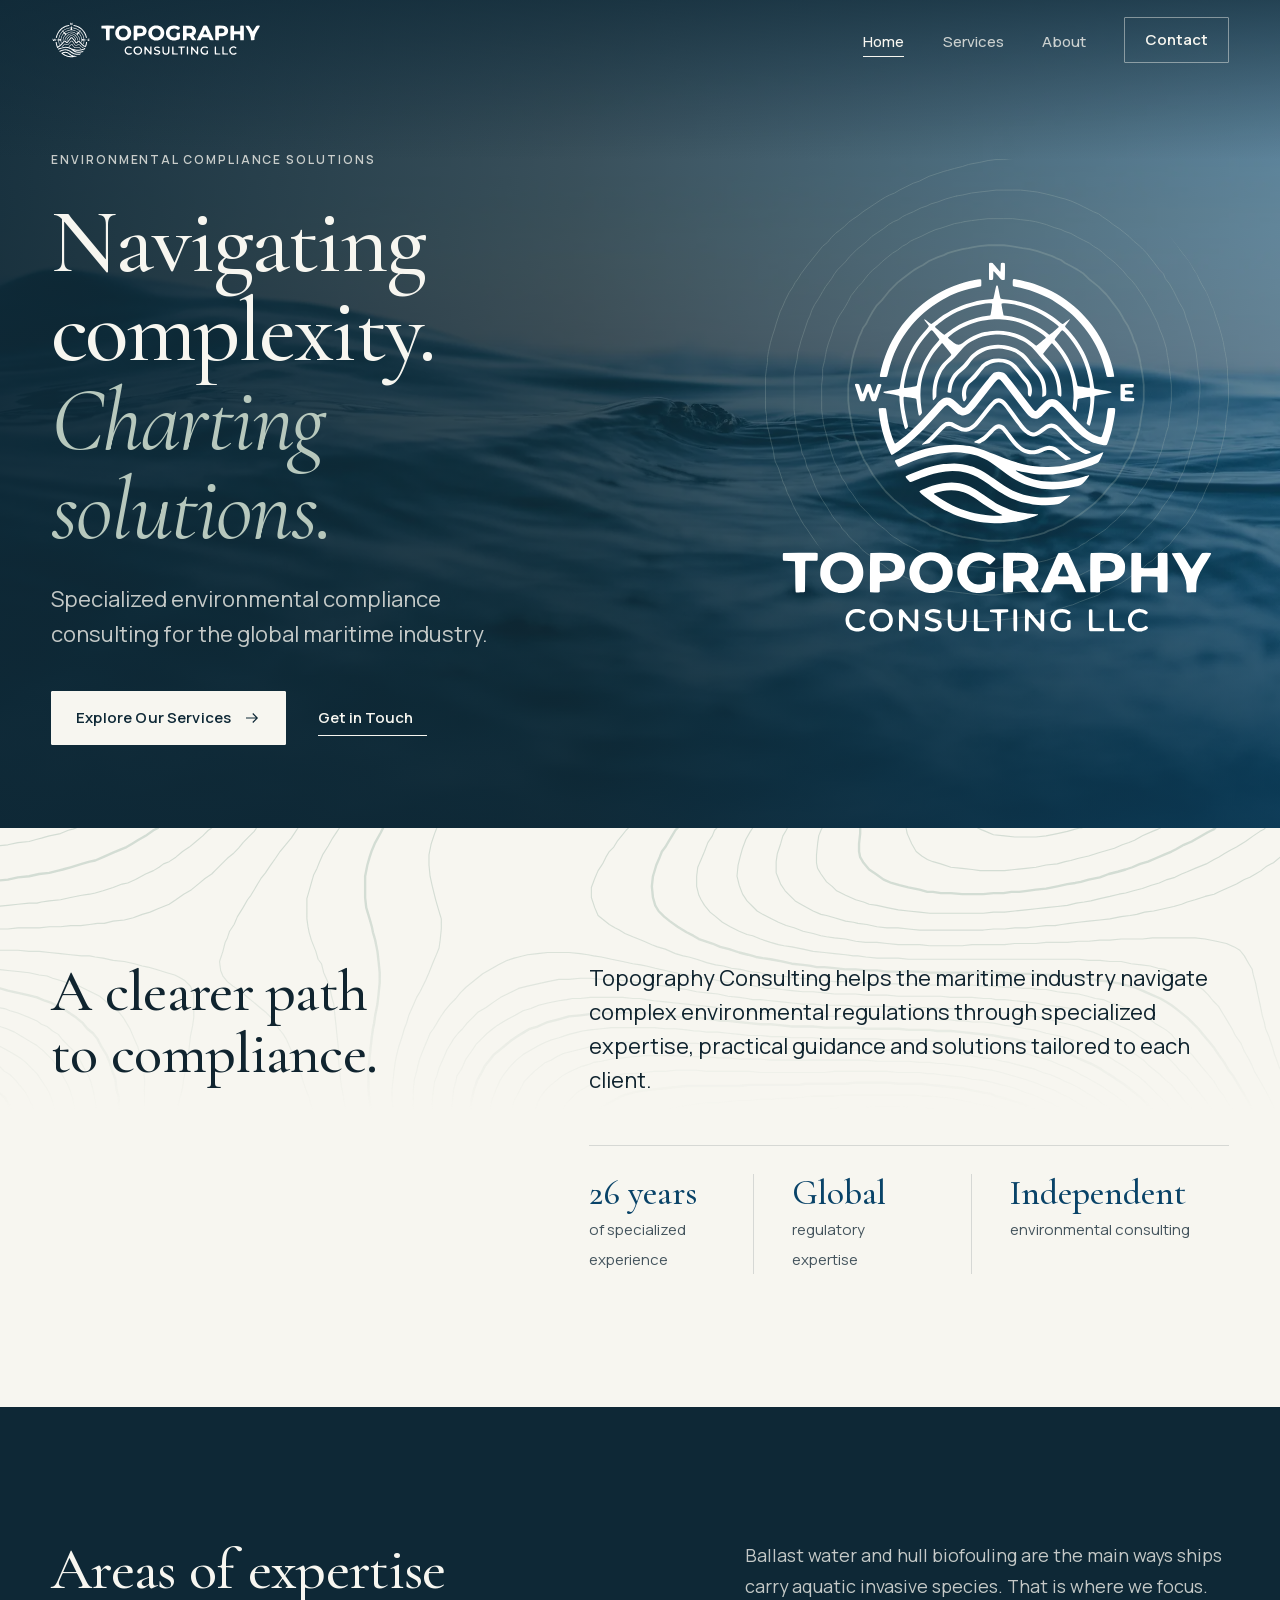
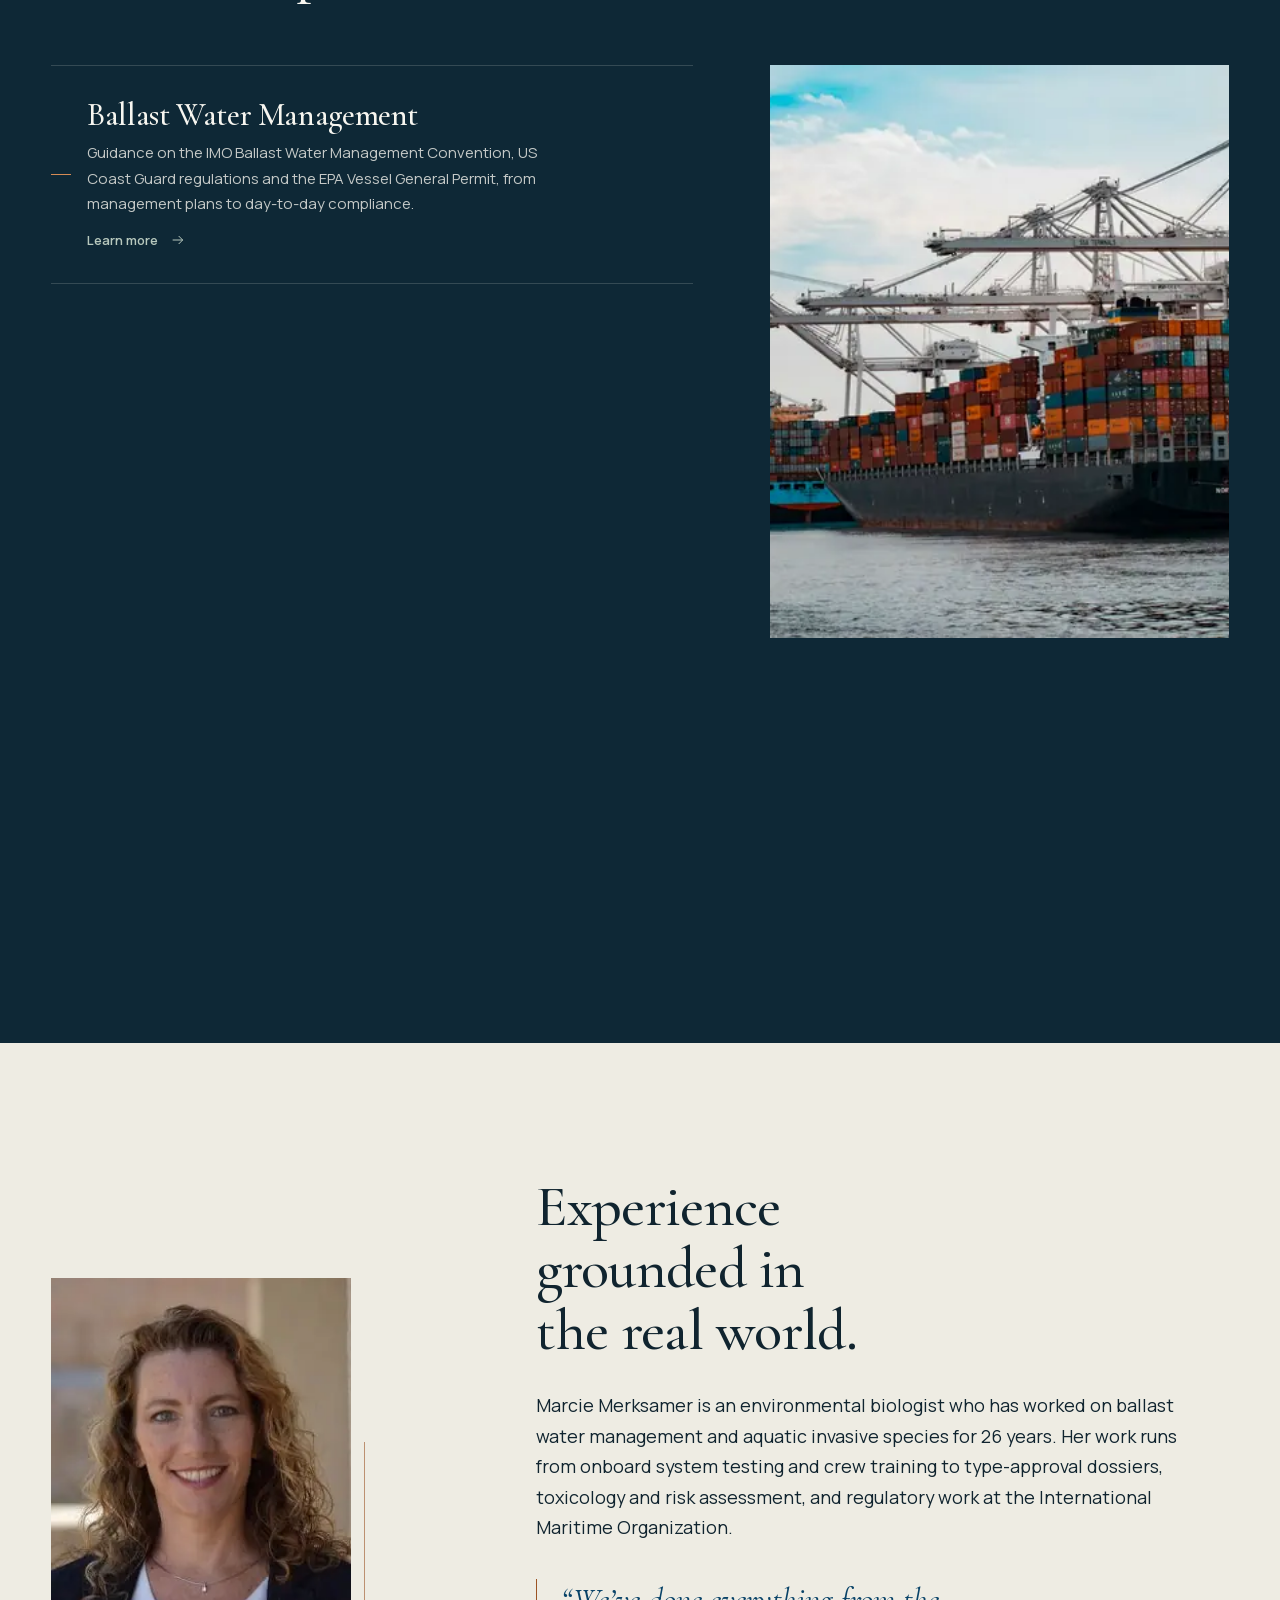
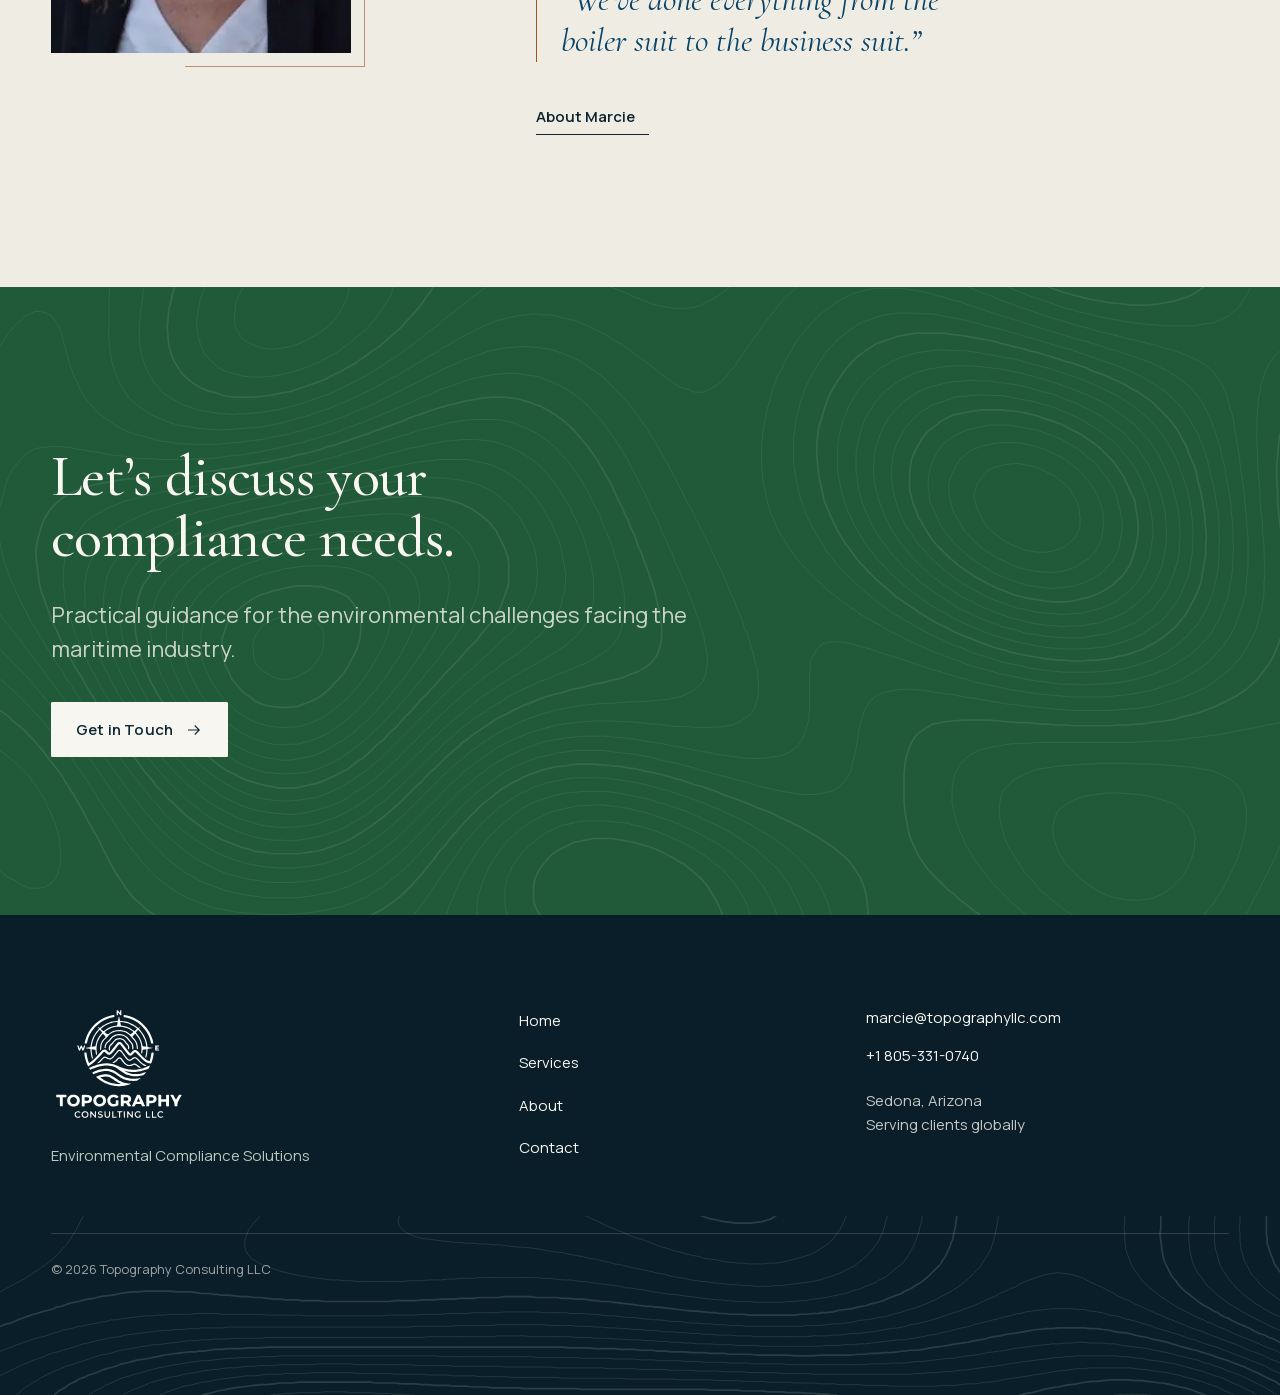
<file: site/index.html>
<!doctype html>
<html lang="en" class="no-js">
<head>
<meta charset="utf-8">
<meta name="viewport" content="width=device-width, initial-scale=1">
<title>Topography Consulting | Maritime Environmental Compliance</title>
<meta name="description" content="Ballast water management, biofouling management and maritime environmental compliance consulting. IMO, USCG and EPA expertise from an independent consultant with 26 years in the field.">
<meta name="robots" content="noindex, nofollow">
<meta property="og:image" content="assets/logo/og-logo.png">
<meta name="theme-color" content="#0E2836">
<meta property="og:type" content="website">
<meta property="og:site_name" content="Topography Consulting LLC">
<meta property="og:title" content="Topography Consulting | Maritime Environmental Compliance">
<meta property="og:description" content="Ballast water management, biofouling management and maritime environmental compliance consulting. IMO, USCG and EPA expertise from an independent consultant with 26 years in the field.">
<meta name="twitter:card" content="summary_large_image">
<link rel="icon" href="favicon.svg" type="image/svg+xml">
<link rel="icon" href="favicon.ico" sizes="any">
<link rel="apple-touch-icon" href="apple-touch-icon.png">
<link rel="preload" href="assets/fonts/cormorant-garamond-latin.woff2" as="font" type="font/woff2" crossorigin>
<link rel="preload" href="assets/fonts/manrope-latin.woff2" as="font" type="font/woff2" crossorigin>
<link rel="preload" as="image" type="image/webp" href="assets/img/opt/ocean-surface-1200.webp" imagesrcset="assets/img/opt/ocean-surface-640.webp 640w, assets/img/opt/ocean-surface-1200.webp 1200w, assets/img/opt/ocean-surface-2000.webp 2000w" imagesizes="100vw" fetchpriority="high">
<link rel="stylesheet" href="assets/css/styles.css">
<script>document.documentElement.classList.replace("no-js","js")</script>
<script type="application/ld+json">{"@context":"https://schema.org","@type":"ProfessionalService","name":"Topography Consulting LLC","slogan":"Environmental Compliance Solutions","email":"marcie@topographyllc.com","telephone":"+1-805-331-0740","address":{"@type":"PostalAddress","addressLocality":"Sedona","addressRegion":"AZ","addressCountry":"US"},"areaServed":"Worldwide","founder":{"@type":"Person","name":"Marcie M. Merksamer"},"knowsAbout":["Maritime environmental compliance","Ballast water management","IMO Ballast Water Management Convention","US Coast Guard ballast water regulations","EPA Vessel General Permit","Biofouling management","Hull biofouling","Aquatic invasive species","Marine biosecurity"]}</script>
</head>
<body>
<a class="skip-link" href="#main">Skip to content</a>
<header class="site-header" data-header>
  <div class="wrap site-header__inner">
    <a class="brand" href="index.html" aria-label="Topography Consulting LLC, home">
      <img src="assets/logo/Topography-Lockup-Horizontal-White.svg" alt="" width="886" height="170">
    </a>
    <button class="nav-toggle" type="button" aria-expanded="false" aria-controls="site-nav">
      <span class="visually-hidden">Menu</span><i aria-hidden="true"></i><i aria-hidden="true"></i>
    </button>
    <nav class="nav" id="site-nav" aria-label="Primary">
      <ul>
        <li><a href="index.html" aria-current="page">Home</a></li>
        <li><a href="services.html">Services</a></li>
        <li><a href="about.html">About</a></li>
      </ul>
      <a class="btn btn--line nav__cta" href="contact.html">Contact</a>
    </nav>
  </div>
</header>

<main id="main">
<section class="hero hero--home on-dark" data-hero>
  <div class="hero__media"><picture><source type="image/webp" srcset="assets/img/opt/ocean-surface-640.webp 640w, assets/img/opt/ocean-surface-1200.webp 1200w, assets/img/opt/ocean-surface-2000.webp 2000w" sizes="100vw"><img src="assets/img/ocean-surface.jpg" alt="" width="2000" height="1333" fetchpriority="high" decoding="async" style="object-position:50% 70%"></picture></div>
  <div class="hero__field" aria-hidden="true"><div class="hero__rings" data-rings></div></div>
  <div class="wrap hero__grid">
    <div class="hero__copy">
      <p class="eyebrow">Environmental Compliance Solutions</p>
      <h1 class="display">Navigating complexity. <em>Charting solutions.</em></h1>
      <p class="hero__lede">Specialized environmental compliance consulting for the global maritime industry.</p>
      <div class="actions">
        <a class="btn" href="services.html">Explore Our Services <svg class="i-arrow" viewBox="0 0 24 24" width="18" height="18" fill="none" stroke="currentColor" stroke-width="1.5" aria-hidden="true" focusable="false"><path d="M4 12h15M13 6l6 6-6 6"/></svg></a>
        <a class="link" href="contact.html">Get in Touch</a>
      </div>
    </div>
    <div class="hero__mark"><svg class="mark" viewBox="147.8 194.2 728.6 635.0" role="img" aria-labelledby="mark-title" data-mark data-anim="pending"><title id="mark-title">Topography Consulting LLC</title><g class="mark__art" fill="#FFFFFF" fill-rule="evenodd"><g class="mark__g" data-g="waves"><path d="M390.75 580.60 Q390.25 581.25 390.50 581.75 Q390.75 582.25 392.50 583.88 Q394.25 585.50 401.00 590.92 Q407.75 596.35 413.88 600.47 Q420.00 604.60 424.75 607.40 Q429.50 610.20 434.00 612.45 Q438.50 614.70 444.62 617.30 Q450.75 619.90 456.50 621.88 Q462.25 623.85 470.62 625.92 Q479.00 628.00 485.25 629.00 Q491.50 630.00 496.50 630.50 Q501.50 631.00 507.88 631.12 Q514.25 631.25 518.00 631.12 Q521.75 631.00 527.00 630.50 Q532.25 630.00 538.75 628.95 Q545.25 627.90 551.62 626.38 Q558.00 624.85 566.75 621.78 Q575.50 618.70 576.03 618.22 Q576.55 617.75 576.50 617.53 Q576.45 617.30 576.10 617.15 Q575.75 617.00 570.00 616.75 Q564.25 616.50 560.25 616.00 Q556.25 615.50 550.38 614.42 Q544.50 613.35 540.62 612.35 Q536.75 611.35 531.75 609.53 Q526.75 607.70 520.88 604.95 Q515.00 602.20 511.88 600.40 Q508.75 598.60 496.50 590.25 Q484.25 581.90 478.88 578.60 Q473.50 575.30 469.62 573.47 Q465.75 571.65 461.00 570.20 Q456.25 568.75 453.50 568.25 Q450.75 567.75 445.88 567.38 Q441.00 567.00 435.50 567.38 Q430.00 567.75 427.00 568.25 Q424.00 568.75 419.50 569.83 Q415.00 570.90 410.38 572.40 Q405.75 573.90 398.50 576.93 Q391.25 579.95 390.75 580.60Z M413.10 585.12 L412.95 584.75 L414.48 583.95 Q416.00 583.15 418.88 582.28 Q421.75 581.40 427.25 580.33 Q432.75 579.25 440.12 579.25 Q447.50 579.25 452.38 580.30 Q457.25 581.35 459.88 582.32 Q462.50 583.30 466.50 585.30 Q470.50 587.30 475.50 590.47 Q480.50 593.65 485.50 597.28 Q490.50 600.90 495.50 604.12 Q500.50 607.35 506.12 610.65 Q511.75 613.95 515.75 615.88 Q519.75 617.80 520.08 618.25 L520.40 618.70 L518.83 618.97 Q517.25 619.25 512.25 619.25 Q507.25 619.25 501.12 618.88 Q495.00 618.50 486.00 616.92 Q477.00 615.35 469.50 613.38 Q462.00 611.40 455.00 608.68 Q448.00 605.95 442.25 603.20 Q436.50 600.45 428.88 595.90 Q421.25 591.35 417.25 588.42 Q413.25 585.50 413.10 585.12Z"/><path d="M368.75 557.55 Q368.50 558.00 368.88 558.88 Q369.25 559.75 371.95 562.88 Q374.65 566.00 375.33 566.38 Q376.00 566.75 388.00 561.95 Q400.00 557.15 406.25 555.28 Q412.50 553.40 420.00 551.83 Q427.50 550.25 431.88 549.75 Q436.25 549.25 442.00 549.25 Q447.75 549.25 451.38 549.62 Q455.00 550.00 458.50 550.70 Q462.00 551.40 466.62 552.78 Q471.25 554.15 475.00 555.72 Q478.75 557.30 481.12 558.55 Q483.50 559.80 489.00 563.22 Q494.50 566.65 504.25 573.62 Q514.00 580.60 519.25 583.78 Q524.50 586.95 529.38 589.45 Q534.25 591.95 538.12 593.53 Q542.00 595.10 546.38 596.47 Q550.75 597.85 557.75 599.42 Q564.75 601.00 568.25 601.50 Q571.75 602.00 576.88 602.38 Q582.00 602.75 588.38 602.75 Q594.75 602.75 601.38 602.15 Q608.00 601.55 609.88 600.57 Q611.75 599.60 615.00 597.32 Q618.25 595.05 622.25 591.90 Q626.25 588.75 626.62 588.12 Q627.00 587.50 626.85 587.28 Q626.70 587.05 626.22 587.03 Q625.75 587.00 621.00 587.88 Q616.25 588.75 608.38 589.62 Q600.50 590.50 590.38 590.62 Q580.25 590.75 572.25 589.75 Q564.25 588.75 559.12 587.55 Q554.00 586.35 548.25 584.38 Q542.50 582.40 537.12 579.93 Q531.75 577.45 524.12 572.65 Q516.50 567.85 507.00 561.00 Q497.50 554.15 493.38 551.72 Q489.25 549.30 485.75 547.55 Q482.25 545.80 479.50 544.60 Q476.75 543.40 473.12 542.15 Q469.50 540.90 465.50 539.93 Q461.50 538.95 457.75 538.35 Q454.00 537.75 449.88 537.50 Q445.75 537.25 438.50 537.50 Q431.25 537.75 427.75 538.25 Q424.25 538.75 417.25 540.22 Q410.25 541.70 404.88 543.28 Q399.50 544.85 390.62 548.12 Q381.75 551.40 375.38 554.25 Q369.00 557.10 368.75 557.55Z"/><path d="M351.90 533.12 Q351.75 533.75 353.92 537.50 Q356.10 541.25 356.58 541.83 Q357.05 542.40 357.52 542.55 Q358.00 542.70 369.25 537.93 Q380.50 533.15 389.25 530.15 Q398.00 527.15 405.12 525.25 Q412.25 523.35 421.62 521.80 Q431.00 520.25 436.75 519.88 Q442.50 519.50 449.00 519.75 Q455.50 520.00 460.38 520.62 Q465.25 521.25 470.38 522.33 Q475.50 523.40 478.38 524.28 Q481.25 525.15 484.12 526.22 Q487.00 527.30 492.12 529.80 Q497.25 532.30 501.25 534.85 Q505.25 537.40 513.50 543.62 Q521.75 549.85 529.38 555.22 Q537.00 560.60 541.75 563.20 Q546.50 565.80 550.38 567.62 Q554.25 569.45 560.38 571.53 Q566.50 573.60 574.50 575.30 Q582.50 577.00 587.75 577.50 Q593.00 578.00 599.88 578.00 Q606.75 578.00 612.25 577.50 Q617.75 577.00 626.50 575.40 Q635.25 573.80 639.62 572.62 Q644.00 571.45 646.75 568.72 Q649.50 566.00 652.78 562.00 Q656.05 558.00 656.50 557.03 Q656.95 556.05 656.72 555.82 Q656.50 555.60 656.00 555.65 Q655.50 555.70 648.12 558.00 Q640.75 560.30 636.25 561.42 Q631.75 562.55 625.88 563.65 Q620.00 564.75 613.62 565.38 Q607.25 566.00 598.25 565.88 Q589.25 565.75 585.25 565.25 Q581.25 564.75 577.75 564.05 Q574.25 563.35 569.12 561.85 Q564.00 560.35 557.50 557.53 Q551.00 554.70 546.88 552.28 Q542.75 549.85 542.10 549.20 L541.45 548.55 L542.10 548.40 Q542.75 548.25 545.75 549.03 Q548.75 549.80 558.12 551.53 Q567.50 553.25 570.25 553.62 Q573.00 554.00 579.00 554.38 Q585.00 554.75 588.88 554.75 Q592.75 554.75 599.62 554.38 Q606.50 554.00 616.38 552.40 Q626.25 550.80 635.62 548.32 Q645.00 545.85 653.12 542.97 Q661.25 540.10 665.88 538.07 Q670.50 536.05 671.20 535.40 Q671.90 534.75 672.93 533.00 Q673.95 531.25 676.60 525.75 Q679.25 520.25 679.10 519.95 Q678.95 519.65 678.60 519.62 Q678.25 519.60 670.75 523.03 Q663.25 526.45 655.38 529.53 Q647.50 532.60 642.88 534.10 Q638.25 535.60 630.88 537.45 Q623.50 539.30 617.62 540.40 Q611.75 541.50 605.62 542.12 Q599.50 542.75 589.25 542.62 Q579.00 542.50 571.75 541.62 Q564.50 540.75 558.75 539.55 Q553.00 538.35 547.25 536.85 Q541.50 535.35 534.62 533.10 Q527.75 530.85 509.00 523.25 Q490.25 515.65 482.25 513.28 Q474.25 510.90 468.88 509.95 Q463.50 509.00 459.00 508.50 Q454.50 508.00 446.88 507.88 Q439.25 507.75 429.62 508.75 Q420.00 509.75 412.50 511.33 Q405.00 512.90 400.00 514.30 Q395.00 515.70 388.38 517.80 Q381.75 519.90 374.88 522.60 Q368.00 525.30 360.50 528.55 Q353.00 531.80 352.52 532.15 Q352.05 532.50 351.90 533.12Z"/></g><g class="mark__g" data-g="mountains"><path d="M476.77 502.88 Q476.30 503.30 476.42 503.62 Q476.55 503.95 476.90 504.15 Q477.25 504.35 480.38 505.17 Q483.50 506.00 484.12 505.95 Q484.75 505.90 486.00 505.35 Q487.25 504.80 489.62 503.33 Q492.00 501.85 494.50 499.92 Q497.00 498.00 502.38 492.25 Q507.75 486.50 509.38 485.08 Q511.00 483.65 512.25 483.00 Q513.50 482.35 514.62 482.30 Q515.75 482.25 517.00 482.80 Q518.25 483.35 519.88 484.80 Q521.50 486.25 527.10 493.88 Q532.70 501.50 535.85 505.25 Q539.00 509.00 542.38 512.15 Q545.75 515.30 549.50 517.62 Q553.25 519.95 555.88 520.90 Q558.50 521.85 560.88 522.30 Q563.25 522.75 567.00 522.88 Q570.75 523.00 573.50 522.45 Q576.25 521.90 583.25 519.15 Q590.25 516.40 591.25 516.20 Q592.25 516.00 594.38 516.00 Q596.50 516.00 598.25 516.53 Q600.00 517.05 602.38 518.47 Q604.75 519.90 612.12 525.85 Q619.50 531.80 620.25 532.03 Q621.00 532.25 624.25 531.58 Q627.50 530.90 627.80 530.58 Q628.10 530.25 627.67 529.67 Q627.25 529.10 624.25 527.10 Q621.25 525.10 614.38 519.50 Q607.50 513.90 605.75 512.85 Q604.00 511.80 601.62 510.88 Q599.25 509.95 596.75 509.67 Q594.25 509.40 591.62 509.65 Q589.00 509.90 582.25 512.75 Q575.50 515.60 572.62 516.17 Q569.75 516.75 566.50 516.62 Q563.25 516.50 560.00 515.47 Q556.75 514.45 553.88 512.78 Q551.00 511.10 549.38 509.80 Q547.75 508.50 545.50 506.25 Q543.25 504.00 540.60 500.88 Q537.95 497.75 532.90 490.75 Q527.85 483.75 525.67 481.38 Q523.50 479.00 522.12 478.02 Q520.75 477.05 519.00 476.40 Q517.25 475.75 514.75 475.85 Q512.25 475.95 510.12 476.90 Q508.00 477.85 506.00 479.42 Q504.00 481.00 501.75 483.62 Q499.50 486.25 495.50 490.12 Q491.50 494.00 488.50 496.17 Q485.50 498.35 481.38 500.40 Q477.25 502.45 476.77 502.88Z"/><path d="M394.73 506.75 L394.20 507.50 L394.48 507.75 Q394.75 508.00 399.75 506.80 Q404.75 505.60 406.00 504.98 Q407.25 504.35 409.25 502.55 Q411.25 500.75 420.25 491.25 Q429.25 481.75 430.62 480.67 Q432.00 479.60 433.25 479.00 Q434.50 478.40 436.25 478.33 Q438.00 478.25 438.75 478.45 Q439.50 478.65 446.38 482.33 Q453.25 486.00 455.88 486.75 Q458.50 487.50 461.62 487.50 Q464.75 487.50 466.25 487.20 Q467.75 486.90 470.00 485.92 Q472.25 484.95 475.38 482.73 Q478.50 480.50 481.12 477.88 Q483.75 475.25 495.38 460.75 Q507.00 446.25 509.25 444.33 Q511.50 442.40 513.25 441.83 Q515.00 441.25 516.62 441.90 Q518.25 442.55 519.75 443.77 Q521.25 445.00 523.53 447.75 Q525.80 450.50 536.22 464.88 Q546.65 479.25 548.20 481.12 Q549.75 483.00 552.00 485.38 Q554.25 487.75 556.00 489.17 Q557.75 490.60 559.50 491.67 Q561.25 492.75 562.88 493.42 Q564.50 494.10 566.38 494.55 Q568.25 495.00 569.38 495.00 Q570.50 495.00 572.00 494.67 Q573.50 494.35 576.38 493.10 Q579.25 491.85 584.50 487.88 Q589.75 483.90 591.62 482.85 Q593.50 481.80 594.88 481.40 Q596.25 481.00 598.00 481.20 Q599.75 481.40 601.50 482.25 Q603.25 483.10 605.00 484.42 Q606.75 485.75 615.50 495.00 Q624.25 504.25 628.00 507.62 Q631.75 511.00 634.88 513.33 Q638.00 515.65 642.50 518.18 Q647.00 520.70 649.88 521.85 Q652.75 523.00 655.88 521.78 Q659.00 520.55 659.25 520.15 Q659.50 519.75 659.12 519.25 Q658.75 518.75 655.62 517.47 Q652.50 516.20 649.25 514.58 Q646.00 512.95 641.62 510.12 Q637.25 507.30 632.50 503.02 Q627.75 498.75 619.88 490.25 Q612.00 481.75 609.12 479.45 Q606.25 477.15 604.00 476.15 Q601.75 475.15 600.12 474.83 Q598.50 474.50 597.25 474.50 Q596.00 474.50 593.25 475.25 Q590.50 476.00 588.38 477.20 Q586.25 478.40 581.50 482.12 Q576.75 485.85 575.12 486.75 Q573.50 487.65 571.88 488.08 Q570.25 488.50 569.50 488.50 Q568.75 488.50 567.38 488.17 Q566.00 487.85 564.75 487.28 Q563.50 486.70 561.50 485.23 Q559.50 483.75 557.62 481.88 Q555.75 480.00 552.60 476.00 Q549.45 472.00 543.03 463.00 Q536.60 454.00 531.92 448.00 Q527.25 442.00 524.75 439.70 Q522.25 437.40 520.50 436.52 Q518.75 435.65 517.25 435.33 Q515.75 435.00 514.50 435.00 Q513.25 435.00 511.88 435.33 Q510.50 435.65 508.75 436.52 Q507.00 437.40 506.00 438.20 Q505.00 439.00 500.62 444.00 Q496.25 449.00 487.62 460.00 Q479.00 471.00 476.75 473.25 Q474.50 475.50 471.50 477.60 Q468.50 479.70 466.00 480.48 Q463.50 481.25 461.38 481.12 Q459.25 481.00 457.38 480.48 Q455.50 479.95 450.88 477.25 Q446.25 474.55 444.12 473.62 Q442.00 472.70 439.88 472.23 Q437.75 471.75 436.38 471.75 Q435.00 471.75 433.12 472.20 Q431.25 472.65 429.38 473.65 Q427.50 474.65 425.75 476.08 Q424.00 477.50 417.25 484.88 Q410.50 492.25 406.38 496.25 Q402.25 500.25 398.75 503.12 Q395.25 506.00 394.73 506.75Z"/><path d="M697.70 452.75 Q697.65 451.00 697.33 450.67 Q697.00 450.35 695.50 450.17 Q694.00 450.00 690.50 450.12 Q687.00 450.25 686.45 450.62 Q685.90 451.00 684.83 459.75 Q683.75 468.50 683.15 471.75 Q682.55 475.00 680.95 481.25 Q679.35 487.50 677.90 491.50 Q676.45 495.50 675.97 495.75 Q675.50 496.00 674.12 495.80 Q672.75 495.60 667.62 493.58 Q662.50 491.55 659.50 489.70 Q656.50 487.85 652.88 484.92 Q649.25 482.00 641.00 473.62 Q632.75 465.25 624.75 456.38 Q616.75 447.50 612.75 443.62 Q608.75 439.75 606.62 438.40 Q604.50 437.05 601.50 436.40 Q598.50 435.75 595.75 436.33 Q593.00 436.90 591.75 437.47 Q590.50 438.05 588.62 439.40 Q586.75 440.75 580.62 447.38 Q574.50 454.00 573.62 454.58 Q572.75 455.15 572.12 455.02 Q571.50 454.90 569.88 453.33 Q568.25 451.75 547.75 425.12 Q527.25 398.50 525.12 396.90 Q523.00 395.30 521.25 394.58 Q519.50 393.85 517.88 393.55 Q516.25 393.25 514.75 393.25 Q513.25 393.25 511.50 393.58 Q509.75 393.90 508.25 394.60 Q506.75 395.30 504.62 397.02 Q502.50 398.75 483.75 422.62 Q465.00 446.50 463.62 447.80 Q462.25 449.10 460.88 449.65 Q459.50 450.20 458.12 449.65 Q456.75 449.10 451.25 443.92 Q445.75 438.75 443.00 436.85 Q440.25 434.95 437.62 434.23 Q435.00 433.50 432.75 433.62 Q430.50 433.75 428.88 434.35 Q427.25 434.95 425.38 436.23 Q423.50 437.50 421.38 439.62 Q419.25 441.75 408.12 454.25 Q397.00 466.75 390.38 473.38 Q383.75 480.00 376.38 486.88 Q369.00 493.75 362.25 499.02 Q355.50 504.30 354.00 505.25 Q352.50 506.20 351.92 505.98 Q351.35 505.75 350.23 503.25 Q349.10 500.75 347.25 495.38 Q345.40 490.00 344.30 486.00 Q343.20 482.00 341.60 474.25 Q340.00 466.50 339.05 458.62 Q338.10 450.75 337.55 450.38 Q337.00 450.00 332.50 450.00 Q328.00 450.00 327.23 450.38 Q326.45 450.75 326.35 451.88 Q326.25 453.00 327.00 459.50 Q327.75 466.00 328.83 471.75 Q329.90 477.50 331.40 483.75 Q332.90 490.00 335.27 497.12 Q337.65 504.25 339.72 509.50 Q341.80 514.75 343.67 518.75 Q345.55 522.75 345.90 523.22 Q346.25 523.70 346.75 523.85 Q347.25 524.00 352.75 520.45 Q358.25 516.90 362.12 514.10 Q366.00 511.30 370.75 507.40 Q375.50 503.50 382.12 497.62 Q388.75 491.75 397.75 482.75 Q406.75 473.75 417.38 461.62 Q428.00 449.50 430.00 447.77 Q432.00 446.05 433.00 445.70 Q434.00 445.35 435.00 445.85 Q436.00 446.35 437.75 447.80 Q439.50 449.25 443.75 453.38 Q448.00 457.50 449.75 458.73 Q451.50 459.95 452.88 460.53 Q454.25 461.10 455.75 461.42 Q457.25 461.75 458.88 461.75 Q460.50 461.75 462.50 461.33 Q464.50 460.90 466.62 459.75 Q468.75 458.60 471.12 456.42 Q473.50 454.25 476.12 451.12 Q478.75 448.00 494.62 427.75 Q510.50 407.50 512.12 406.30 Q513.75 405.10 515.00 405.10 Q516.25 405.10 517.62 406.05 Q519.00 407.00 537.10 430.75 Q555.20 454.50 558.38 458.25 Q561.55 462.00 563.15 463.30 Q564.75 464.60 565.75 465.20 Q566.75 465.80 568.62 466.40 Q570.50 467.00 572.62 467.00 Q574.75 467.00 576.38 466.48 Q578.00 465.95 579.75 464.85 Q581.50 463.75 588.38 456.50 Q595.25 449.25 596.00 448.73 Q596.75 448.20 597.50 448.00 Q598.25 447.80 599.12 448.05 Q600.00 448.30 601.50 449.40 Q603.00 450.50 605.00 452.38 Q607.00 454.25 619.50 467.88 Q632.00 481.50 634.62 484.12 Q637.25 486.75 641.50 490.50 Q645.75 494.25 647.75 495.80 Q649.75 497.35 653.00 499.40 Q656.25 501.45 659.75 503.03 Q663.25 504.60 666.75 505.70 Q670.25 506.80 675.75 507.77 Q681.25 508.75 682.62 508.70 Q684.00 508.65 684.62 507.95 Q685.25 507.25 688.05 498.88 Q690.85 490.50 692.32 484.62 Q693.80 478.75 695.28 470.75 Q696.75 462.75 697.25 458.62 Q697.75 454.50 697.70 452.75Z"/></g><g class="mark__g" data-g="summit"><path d="M566.42 417.50 Q565.85 414.75 564.90 412.50 Q563.95 410.25 562.78 408.38 Q561.60 406.50 557.17 401.62 Q552.75 396.75 548.88 391.38 Q545.00 386.00 542.50 383.50 Q540.00 381.00 536.88 378.90 Q533.75 376.80 530.25 375.35 Q526.75 373.90 522.88 373.08 Q519.00 372.25 514.88 372.25 Q510.75 372.25 506.88 372.98 Q503.00 373.70 500.38 374.62 Q497.75 375.55 494.75 377.22 Q491.75 378.90 489.38 380.95 Q487.00 383.00 481.12 390.50 Q475.25 398.00 469.50 403.38 Q463.75 408.75 462.58 410.38 Q461.40 412.00 460.47 413.62 Q459.55 415.25 458.72 417.50 Q457.90 419.75 457.45 422.50 Q457.00 425.25 457.00 427.62 Q457.00 430.00 457.48 432.88 Q457.95 435.75 458.38 437.00 Q458.80 438.25 459.27 438.98 Q459.75 439.70 460.50 439.75 Q461.25 439.80 462.85 437.65 Q464.45 435.50 463.98 432.38 Q463.50 429.25 463.50 427.25 Q463.50 425.25 463.95 422.75 Q464.40 420.25 465.77 417.25 Q467.15 414.25 468.20 413.02 Q469.25 411.80 472.75 408.90 Q476.25 406.00 478.12 404.12 Q480.00 402.25 484.50 396.25 Q489.00 390.25 491.12 388.00 Q493.25 385.75 494.62 384.70 Q496.00 383.65 498.88 382.10 Q501.75 380.55 505.88 379.40 Q510.00 378.25 514.25 378.25 Q518.50 378.25 521.12 378.73 Q523.75 379.20 527.25 380.62 Q530.75 382.05 532.38 383.10 Q534.00 384.15 537.25 387.20 Q540.50 390.25 544.22 395.38 Q547.95 400.50 551.85 404.88 Q555.75 409.25 556.85 410.75 Q557.95 412.25 558.78 414.12 Q559.60 416.00 560.17 418.25 Q560.75 420.50 560.58 424.62 Q560.40 428.75 561.20 430.00 Q562.00 431.25 563.00 431.88 Q564.00 432.50 564.38 432.35 Q564.75 432.20 565.25 431.48 Q565.75 430.75 566.38 428.12 Q567.00 425.50 567.00 422.88 Q567.00 420.25 566.42 417.50Z"/><path d="M435.08 418.62 Q434.25 424.50 434.35 424.88 Q434.45 425.25 434.85 425.58 Q435.25 425.90 437.12 426.20 Q439.00 426.50 439.58 426.25 Q440.15 426.00 440.58 422.25 Q441.00 418.50 441.70 415.62 Q442.40 412.75 443.42 410.00 Q444.45 407.25 446.05 404.50 Q447.65 401.75 450.08 399.00 Q452.50 396.25 456.75 392.88 Q461.00 389.50 463.00 387.50 Q465.00 385.50 468.62 380.50 Q472.25 375.50 475.12 372.50 Q478.00 369.50 481.75 366.90 Q485.50 364.30 489.88 362.20 Q494.25 360.10 497.00 359.25 Q499.75 358.40 505.25 357.58 Q510.75 356.75 515.62 356.88 Q520.50 357.00 526.12 358.20 Q531.75 359.40 534.88 360.60 Q538.00 361.80 540.00 362.80 Q542.00 363.80 545.62 366.27 Q549.25 368.75 553.00 372.50 Q556.75 376.25 561.12 382.00 Q565.50 387.75 570.28 393.00 Q575.05 398.25 576.75 400.88 Q578.45 403.50 579.90 407.00 Q581.35 410.50 582.05 413.50 Q582.75 416.50 583.12 420.62 Q583.50 424.75 583.22 428.50 Q582.95 432.25 583.22 432.60 Q583.50 432.95 585.62 431.95 Q587.75 430.95 588.40 430.35 Q589.05 429.75 589.28 428.50 Q589.50 427.25 589.50 423.88 Q589.50 420.50 589.12 417.38 Q588.75 414.25 587.92 411.00 Q587.10 407.75 585.95 405.00 Q584.80 402.25 583.57 400.12 Q582.35 398.00 579.55 394.38 Q576.75 390.75 573.50 387.38 Q570.25 384.00 565.25 377.38 Q560.25 370.75 557.88 368.38 Q555.50 366.00 553.38 364.33 Q551.25 362.65 547.88 360.47 Q544.50 358.30 539.50 356.10 Q534.50 353.90 531.25 353.02 Q528.00 352.15 523.75 351.45 Q519.50 350.75 513.88 350.75 Q508.25 350.75 502.38 351.83 Q496.50 352.90 491.88 354.60 Q487.25 356.30 483.75 358.22 Q480.25 360.15 476.75 362.83 Q473.25 365.50 471.50 367.25 Q469.75 369.00 464.00 376.25 Q458.25 383.50 453.62 387.38 Q449.00 391.25 446.75 393.50 Q444.50 395.75 443.45 397.12 Q442.40 398.50 440.35 402.25 Q438.30 406.00 437.10 409.38 Q435.90 412.75 435.08 418.62Z"/></g><g class="mark__g" data-g="compass"><path d="M692.20 425.55 L692.40 425.30 L691.58 424.85 Q690.75 424.40 679.12 422.35 Q667.50 420.30 666.50 420.02 Q665.50 419.75 665.08 419.38 Q664.65 419.00 663.83 412.88 Q663.00 406.75 661.90 401.12 Q660.80 395.50 658.70 388.38 Q656.60 381.25 653.78 374.38 Q650.95 367.50 648.33 362.38 Q645.70 357.25 642.12 351.50 Q638.55 345.75 633.40 339.12 Q628.25 332.50 623.55 327.38 Q618.85 322.25 618.97 321.62 Q619.10 321.00 622.65 316.50 Q626.20 312.00 626.33 311.40 L626.45 310.80 L625.60 311.08 Q624.75 311.35 620.38 314.75 Q616.00 318.15 615.38 318.30 Q614.75 318.45 609.38 314.17 Q604.00 309.90 599.25 306.52 Q594.50 303.15 588.62 299.72 Q582.75 296.30 576.50 293.42 Q570.25 290.55 565.00 288.60 Q559.75 286.65 553.00 284.80 Q546.25 282.95 540.38 281.85 Q534.50 280.75 526.38 279.92 Q518.25 279.10 517.70 278.30 Q517.15 277.50 515.40 268.25 Q513.65 259.00 513.40 258.55 Q513.15 258.10 512.58 257.88 Q512.00 257.65 511.55 257.88 Q511.10 258.10 510.78 258.80 Q510.45 259.50 508.55 268.88 Q506.65 278.25 506.33 278.65 Q506.00 279.05 497.62 279.90 Q489.25 280.75 485.12 281.48 Q481.00 282.20 475.50 283.55 Q470.00 284.90 463.88 286.97 Q457.75 289.05 450.12 292.42 Q442.50 295.80 437.50 298.60 Q432.50 301.40 429.25 303.52 Q426.00 305.65 417.62 312.05 Q409.25 318.45 408.75 318.28 Q408.25 318.10 404.12 314.98 Q400.00 311.85 398.95 311.38 L397.90 310.90 L397.97 311.45 Q398.05 312.00 401.33 316.12 Q404.60 320.25 405.03 321.25 Q405.45 322.25 400.85 327.12 Q396.25 332.00 391.08 338.75 Q385.90 345.50 383.10 349.75 Q380.30 354.00 377.05 360.12 Q373.80 366.25 370.35 374.62 Q366.90 383.00 365.52 387.62 Q364.15 392.25 362.45 400.25 Q360.75 408.25 360.05 413.75 Q359.35 419.25 358.67 419.80 Q358.00 420.35 346.88 422.25 Q335.75 424.15 334.88 424.42 Q334.00 424.70 333.73 425.10 L333.45 425.50 L333.85 425.80 Q334.25 426.10 335.62 426.45 Q337.00 426.80 347.00 428.60 Q357.00 430.40 357.83 430.95 Q358.65 431.50 358.83 432.00 Q359.00 432.50 359.00 435.25 Q359.00 438.00 359.38 442.25 Q359.75 446.50 361.27 456.00 Q362.80 465.50 364.97 473.62 Q367.15 481.75 367.50 482.48 Q367.85 483.20 368.42 483.23 Q369.00 483.25 370.55 481.85 Q372.10 480.45 372.30 479.60 Q372.50 478.75 371.48 474.75 Q370.45 470.75 368.35 460.00 Q366.25 449.25 365.75 442.12 Q365.25 435.00 365.35 434.00 Q365.45 433.00 365.73 432.70 Q366.00 432.40 366.50 432.33 Q367.00 432.25 375.62 433.80 Q384.25 435.35 384.73 435.67 Q385.20 436.00 385.48 436.62 Q385.75 437.25 386.25 442.62 Q386.75 448.00 387.85 454.38 Q388.95 460.75 389.35 461.40 Q389.75 462.05 390.12 462.10 Q390.50 462.15 390.88 461.92 Q391.25 461.70 392.58 460.23 Q393.90 458.75 394.20 458.00 Q394.50 457.25 393.25 448.88 Q392.00 440.50 391.88 431.50 Q391.75 422.50 392.50 416.25 Q393.25 410.00 394.33 405.00 Q395.40 400.00 397.60 393.62 Q399.80 387.25 401.50 383.38 Q403.20 379.50 406.42 373.88 Q409.65 368.25 412.17 364.62 Q414.70 361.00 419.60 355.12 Q424.50 349.25 425.12 348.77 Q425.75 348.30 426.38 348.65 Q427.00 349.00 433.55 357.25 Q440.10 365.50 440.35 366.12 Q440.60 366.75 438.67 368.88 Q436.75 371.00 432.62 374.75 Q428.50 378.50 426.35 381.12 Q424.20 383.75 422.12 386.88 Q420.05 390.00 418.30 393.50 Q416.55 397.00 414.72 402.38 Q412.90 407.75 411.83 414.88 Q410.75 422.00 410.88 428.75 Q411.00 435.50 411.20 436.50 Q411.40 437.50 411.70 437.73 Q412.00 437.95 412.65 437.60 Q413.30 437.25 414.95 435.12 Q416.60 433.00 416.78 432.12 Q416.95 431.25 416.98 425.75 Q417.00 420.25 417.73 415.88 Q418.45 411.50 419.80 406.88 Q421.15 402.25 423.22 397.75 Q425.30 393.25 426.72 391.00 Q428.15 388.75 430.33 386.00 Q432.50 383.25 434.25 381.50 Q436.00 379.75 440.38 376.00 Q444.75 372.25 451.75 363.88 Q458.75 355.50 461.50 353.10 Q464.25 350.70 466.62 349.05 Q469.00 347.40 471.62 345.85 Q474.25 344.30 478.75 342.22 Q483.25 340.15 486.12 339.17 Q489.00 338.20 493.12 337.23 Q497.25 336.25 501.88 335.62 Q506.50 335.00 509.50 334.88 Q512.50 334.75 516.12 334.88 Q519.75 335.00 523.38 335.50 Q527.00 336.00 530.12 336.70 Q533.25 337.40 537.38 338.65 Q541.50 339.90 544.75 341.22 Q548.00 342.55 552.00 344.67 Q556.00 346.80 559.25 349.00 Q562.50 351.20 565.00 353.35 Q567.50 355.50 570.38 358.50 Q573.25 361.50 578.88 368.38 Q584.50 375.25 588.75 379.62 Q593.00 384.00 595.72 388.00 Q598.45 392.00 600.53 396.38 Q602.60 400.75 603.97 405.38 Q605.35 410.00 606.05 413.88 Q606.75 417.75 607.05 423.50 Q607.35 429.25 607.80 429.83 Q608.25 430.40 610.12 431.45 Q612.00 432.50 612.42 432.25 Q612.85 432.00 613.05 431.38 Q613.25 430.75 613.25 427.00 Q613.25 423.25 613.00 420.25 Q612.75 417.25 611.80 411.75 Q610.85 406.25 609.28 401.50 Q607.70 396.75 606.45 394.00 Q605.20 391.25 603.15 387.88 Q601.10 384.50 598.30 381.00 Q595.50 377.50 590.62 372.38 Q585.75 367.25 585.12 366.25 Q584.50 365.25 584.70 364.75 Q584.90 364.25 590.70 357.00 Q596.50 349.75 597.25 349.08 Q598.00 348.40 598.75 348.70 Q599.50 349.00 604.90 355.50 Q610.30 362.00 613.38 366.88 Q616.45 371.75 618.95 376.38 Q621.45 381.00 623.45 385.50 Q625.45 390.00 626.40 392.75 Q627.35 395.50 628.92 402.00 Q630.50 408.50 631.50 417.25 Q632.50 426.00 632.38 431.62 Q632.25 437.25 631.50 443.25 Q630.75 449.25 630.92 450.75 Q631.10 452.25 632.80 454.10 Q634.50 455.95 634.88 456.10 Q635.25 456.25 635.53 456.10 Q635.80 455.95 636.78 451.23 Q637.75 446.50 638.12 441.88 Q638.50 437.25 639.00 436.35 Q639.50 435.45 648.50 433.92 Q657.50 432.40 658.05 432.70 Q658.60 433.00 658.67 437.00 Q658.75 441.00 658.12 446.62 Q657.50 452.25 655.92 460.12 Q654.35 468.00 653.55 470.88 Q652.75 473.75 652.95 474.60 Q653.15 475.45 654.58 476.62 Q656.00 477.80 656.75 477.88 Q657.50 477.95 657.92 477.23 Q658.35 476.50 660.17 469.25 Q662.00 462.00 663.00 456.00 Q664.00 450.00 664.60 440.88 Q665.20 431.75 665.47 431.48 Q665.75 431.20 667.00 430.83 Q668.25 430.45 679.00 428.50 Q689.75 426.55 690.88 426.17 Q692.00 425.80 692.20 425.55Z M613.38 328.70 Q614.25 327.90 615.12 328.33 Q616.00 328.75 618.12 330.88 Q620.25 333.00 624.05 337.38 Q627.85 341.75 632.22 348.12 Q636.60 354.50 640.03 360.38 Q643.45 366.25 646.55 373.38 Q649.65 380.50 651.60 386.62 Q653.55 392.75 654.92 398.62 Q656.30 404.50 656.90 408.00 Q657.50 411.50 657.78 414.75 Q658.05 418.00 657.78 418.23 Q657.50 418.45 650.12 417.48 Q642.75 416.50 641.00 416.15 Q639.25 415.80 638.78 415.52 Q638.30 415.25 637.05 409.12 Q635.80 403.00 634.82 399.38 Q633.85 395.75 631.97 390.38 Q630.10 385.00 628.40 381.12 Q626.70 377.25 624.83 373.62 Q622.95 370.00 619.90 365.25 Q616.85 360.50 612.92 355.38 Q609.00 350.25 605.83 346.62 Q602.65 343.00 602.78 342.38 Q602.90 341.75 607.70 335.62 Q612.50 329.50 613.38 328.70Z M409.38 327.97 Q410.00 327.90 411.00 328.83 Q412.00 329.75 416.77 335.88 Q421.55 342.00 421.55 342.62 Q421.55 343.25 418.02 347.12 Q414.50 351.00 411.33 355.12 Q408.15 359.25 405.10 364.00 Q402.05 368.75 399.55 373.38 Q397.05 378.00 395.35 381.88 Q393.65 385.75 391.77 391.38 Q389.90 397.00 388.92 400.88 Q387.95 404.75 387.23 409.25 Q386.50 413.75 386.23 414.50 Q385.95 415.25 385.23 415.67 Q384.50 416.10 376.50 417.42 Q368.50 418.75 367.50 418.67 Q366.50 418.60 366.27 418.30 Q366.05 418.00 366.02 417.12 Q366.00 416.25 366.50 412.62 Q367.00 409.00 368.70 400.88 Q370.40 392.75 372.27 386.88 Q374.15 381.00 377.67 373.00 Q381.20 365.00 384.30 359.75 Q387.40 354.50 391.17 349.00 Q394.95 343.50 399.73 337.88 Q404.50 332.25 406.62 330.15 Q408.75 328.05 409.38 327.97Z M435.17 339.88 Q435.05 339.50 435.52 338.88 Q436.00 338.25 439.75 335.35 Q443.50 332.45 447.75 329.75 Q452.00 327.05 457.25 324.30 Q462.50 321.55 467.88 319.35 Q473.25 317.15 478.00 315.77 Q482.75 314.40 488.75 313.20 Q494.75 312.00 499.25 311.50 Q503.75 311.00 507.88 310.88 Q512.00 310.75 516.00 310.88 Q520.00 311.00 525.62 311.62 Q531.25 312.25 537.88 313.73 Q544.50 315.20 548.75 316.55 Q553.00 317.90 560.25 321.22 Q567.50 324.55 572.12 327.22 Q576.75 329.90 581.38 333.33 Q586.00 336.75 587.25 337.88 Q588.50 339.00 588.67 339.38 Q588.85 339.75 588.42 340.38 Q588.00 341.00 581.25 346.58 Q574.50 352.15 574.00 352.27 Q573.50 352.40 569.00 348.80 Q564.50 345.20 561.75 343.30 Q559.00 341.40 555.75 339.60 Q552.50 337.80 547.50 335.72 Q542.50 333.65 539.75 332.77 Q537.00 331.90 531.88 330.83 Q526.75 329.75 522.00 329.25 Q517.25 328.75 511.12 328.88 Q505.00 329.00 501.00 329.50 Q497.00 330.00 492.62 330.98 Q488.25 331.95 481.50 334.45 Q474.75 336.95 469.25 340.20 Q463.75 343.45 457.62 348.48 Q451.50 353.50 444.12 347.62 Q436.75 341.75 436.02 341.00 Q435.30 340.25 435.17 339.88Z M519.20 287.50 Q519.15 286.25 519.70 285.88 Q520.25 285.50 524.50 285.75 Q528.75 286.00 534.62 287.00 Q540.50 288.00 545.75 289.20 Q551.00 290.40 558.75 292.97 Q566.50 295.55 573.00 298.55 Q579.50 301.55 587.38 306.35 Q595.25 311.15 600.88 315.45 Q606.50 319.75 607.75 320.88 Q609.00 322.00 609.17 322.62 Q609.35 323.25 602.05 329.20 Q594.75 335.15 594.25 335.08 Q593.75 335.00 590.12 332.08 Q586.50 329.15 580.88 325.40 Q575.25 321.65 571.00 319.35 Q566.75 317.05 563.38 315.55 Q560.00 314.05 556.88 312.85 Q553.75 311.65 548.88 310.17 Q544.00 308.70 539.62 307.73 Q535.25 306.75 529.00 305.77 Q522.75 304.80 522.42 304.40 Q522.10 304.00 520.67 296.38 Q519.25 288.75 519.20 287.50Z M504.30 285.88 Q504.85 286.25 503.80 293.25 Q502.75 300.25 502.33 302.12 Q501.90 304.00 501.58 304.45 Q501.25 304.90 495.12 305.83 Q489.00 306.75 484.38 307.80 Q479.75 308.85 474.88 310.38 Q470.00 311.90 464.88 313.97 Q459.75 316.05 456.12 317.80 Q452.50 319.55 449.50 321.35 Q446.50 323.15 443.12 325.40 Q439.75 327.65 435.00 331.30 Q430.25 334.95 429.75 335.00 Q429.25 335.05 428.62 334.70 Q428.00 334.35 422.50 329.92 Q417.00 325.50 415.85 324.25 Q414.70 323.00 414.85 322.50 Q415.00 322.00 416.38 320.75 Q417.75 319.50 423.88 314.92 Q430.00 310.35 436.88 306.20 Q443.75 302.05 449.75 299.17 Q455.75 296.30 461.50 294.22 Q467.25 292.15 472.38 290.67 Q477.50 289.20 486.25 287.60 Q495.00 286.00 499.38 285.75 Q503.75 285.50 504.30 285.88Z"/></g><g class="mark__g" data-g="ring"><path d="M487.23 248.80 Q486.95 248.10 485.60 247.93 Q484.25 247.75 481.12 248.25 Q478.00 248.75 469.12 250.82 Q460.25 252.90 452.00 255.77 Q443.75 258.65 437.62 261.30 Q431.50 263.95 425.25 267.25 Q419.00 270.55 412.38 274.72 Q405.75 278.90 400.88 282.58 Q396.00 286.25 389.75 291.62 Q383.50 297.00 379.88 300.62 Q376.25 304.25 369.60 312.12 Q362.95 320.00 359.55 324.75 Q356.15 329.50 351.58 337.12 Q347.00 344.75 343.52 352.12 Q340.05 359.50 336.97 367.75 Q333.90 376.00 331.92 382.88 Q329.95 389.75 328.98 394.62 Q328.00 399.50 328.15 400.35 Q328.30 401.20 329.27 401.48 Q330.25 401.75 334.25 401.62 Q338.25 401.50 338.98 401.12 Q339.70 400.75 341.42 393.50 Q343.15 386.25 345.65 378.50 Q348.15 370.75 350.35 365.50 Q352.55 360.25 355.30 354.75 Q358.05 349.25 361.47 343.50 Q364.90 337.75 369.30 331.62 Q373.70 325.50 377.73 320.62 Q381.75 315.75 387.00 310.38 Q392.25 305.00 396.50 301.25 Q400.75 297.50 406.25 293.33 Q411.75 289.15 418.75 284.72 Q425.75 280.30 432.25 276.92 Q438.75 273.55 445.25 270.85 Q451.75 268.15 455.88 266.75 Q460.00 265.35 467.88 263.28 Q475.75 261.20 480.25 260.45 Q484.75 259.70 485.88 259.33 Q487.00 258.95 487.25 258.48 Q487.50 258.00 487.50 253.75 Q487.50 249.50 487.23 248.80Z"/><path d="M537.65 247.85 Q537.30 248.05 537.03 249.27 Q536.75 250.50 536.75 254.12 Q536.75 257.75 537.12 258.48 Q537.50 259.20 542.88 260.20 Q548.25 261.20 556.12 263.30 Q564.00 265.40 569.88 267.47 Q575.75 269.55 582.50 272.55 Q589.25 275.55 593.75 277.92 Q598.25 280.30 605.25 284.72 Q612.25 289.15 618.88 294.20 Q625.50 299.25 629.88 303.38 Q634.25 307.50 638.88 312.25 Q643.50 317.00 649.17 324.25 Q654.85 331.50 658.35 336.88 Q661.85 342.25 664.78 347.38 Q667.70 352.50 669.95 357.12 Q672.20 361.75 674.90 368.62 Q677.60 375.50 679.60 382.12 Q681.60 388.75 682.97 394.75 Q684.35 400.75 684.92 401.12 Q685.50 401.50 690.25 401.50 Q695.00 401.50 695.45 401.25 Q695.90 401.00 696.05 400.62 Q696.20 400.25 695.50 396.38 Q694.80 392.50 693.32 386.75 Q691.85 381.00 689.88 374.88 Q687.90 368.75 685.18 362.25 Q682.45 355.75 679.70 350.12 Q676.95 344.50 673.53 338.62 Q670.10 332.75 665.45 326.12 Q660.80 319.50 655.28 312.88 Q649.75 306.25 645.25 301.62 Q640.75 297.00 633.50 290.85 Q626.25 284.70 621.00 280.92 Q615.75 277.15 610.50 273.85 Q605.25 270.55 598.12 266.80 Q591.00 263.05 583.38 259.97 Q575.75 256.90 570.12 255.02 Q564.50 253.15 555.25 250.95 Q546.00 248.75 543.12 248.25 Q540.25 247.75 539.12 247.70 Q538.00 247.65 537.65 247.85Z"/><path d="M289.52 412.50 Q289.05 412.75 288.97 413.38 Q288.90 414.00 292.65 425.75 Q296.40 437.50 296.85 438.33 Q297.30 439.15 298.15 439.45 Q299.00 439.75 300.88 439.75 Q302.75 439.75 303.55 439.35 Q304.35 438.95 306.35 432.98 Q308.35 427.00 309.05 425.60 L309.75 424.20 L310.02 424.35 Q310.30 424.50 312.72 431.60 Q315.15 438.70 315.83 439.10 Q316.50 439.50 318.75 439.50 Q321.00 439.50 321.83 439.00 Q322.65 438.50 326.65 426.50 Q330.65 414.50 330.55 413.65 Q330.45 412.80 328.23 412.52 Q326.00 412.25 325.17 412.65 Q324.35 413.05 321.98 420.15 Q319.60 427.25 319.20 427.77 L318.80 428.30 L318.10 426.77 Q317.40 425.25 315.42 419.50 Q313.45 413.75 312.98 413.23 Q312.50 412.70 310.25 412.60 Q308.00 412.50 307.30 412.88 Q306.60 413.25 304.12 420.38 Q301.65 427.50 301.33 427.83 L301.00 428.15 L300.67 427.83 Q300.35 427.50 298.03 420.38 Q295.70 413.25 295.35 412.95 Q295.00 412.65 294.25 412.45 Q293.50 412.25 291.75 412.25 Q290.00 412.25 289.52 412.50Z"/><path d="M726.55 413.10 Q726.25 412.70 725.62 412.48 Q725.00 412.25 716.12 412.38 Q707.25 412.50 706.78 412.75 Q706.30 413.00 706.15 413.38 Q706.00 413.75 706.00 425.88 Q706.00 438.00 706.17 438.45 Q706.35 438.90 708.80 439.20 Q711.25 439.50 716.12 439.55 Q721.00 439.60 723.50 439.55 Q726.00 439.50 726.58 439.23 Q727.15 438.95 727.33 438.48 Q727.50 438.00 727.50 436.62 Q727.50 435.25 727.12 434.62 Q726.75 434.00 721.25 434.00 Q715.75 434.00 714.62 433.80 Q713.50 433.60 713.12 433.05 Q712.75 432.50 712.83 431.12 Q712.90 429.75 713.20 429.35 Q713.50 428.95 718.75 428.73 Q724.00 428.50 724.42 428.25 Q724.85 428.00 725.05 427.38 Q725.25 426.75 725.20 425.50 Q725.15 424.25 724.58 423.67 Q724.00 423.10 719.25 423.05 Q714.50 423.00 714.00 422.83 Q713.50 422.65 713.12 421.95 Q712.75 421.25 712.83 420.00 Q712.90 418.75 713.58 418.38 Q714.25 418.00 720.12 417.90 Q726.00 417.80 726.30 417.52 Q726.60 417.25 726.80 416.50 Q727.00 415.75 726.92 414.62 Q726.85 413.50 726.55 413.10Z"/><path d="M500.27 222.43 Q499.80 222.60 499.65 222.93 Q499.50 223.25 499.50 235.50 Q499.50 247.75 499.67 248.23 Q499.85 248.70 500.67 248.98 Q501.50 249.25 503.00 249.25 Q504.50 249.25 505.17 248.88 Q505.85 248.50 506.05 246.50 Q506.25 244.50 506.25 240.38 Q506.25 236.25 506.40 235.90 Q506.55 235.55 506.77 235.50 Q507.00 235.45 507.75 236.10 Q508.50 236.75 513.50 242.68 Q518.50 248.60 519.38 248.93 Q520.25 249.25 521.62 249.25 Q523.00 249.25 523.47 249.07 Q523.95 248.90 524.22 248.32 Q524.50 247.75 524.62 236.00 Q524.75 224.25 524.47 223.50 Q524.20 222.75 523.72 222.50 Q523.25 222.25 521.25 222.25 Q519.25 222.25 518.60 222.62 Q517.95 223.00 517.85 229.00 Q517.75 235.00 517.38 235.57 L517.00 236.15 L511.25 229.38 Q505.50 222.60 505.00 222.43 Q504.50 222.25 502.62 222.25 Q500.75 222.25 500.27 222.43Z"/></g></g><path class="mark__route" d="M512.5 648 C 505 606 520 566 512.5 528 S 505 456 512.5 418 S 520 330 512.5 268" pathLength="1"/><g class="mark__word" fill="#FFFFFF" fill-rule="evenodd"><path d="M689.75 766.17 Q689.25 766.35 688.88 767.05 Q688.50 767.75 688.60 783.88 Q688.70 800.00 689.35 800.38 Q690.00 800.75 700.50 800.75 Q711.00 800.75 711.50 800.58 Q712.00 800.40 712.33 799.95 Q712.65 799.50 712.70 798.38 Q712.75 797.25 712.58 796.75 Q712.40 796.25 711.95 795.97 Q711.50 795.70 703.50 795.60 Q695.50 795.50 695.03 795.25 Q694.55 795.00 694.40 794.62 Q694.25 794.25 694.25 780.88 Q694.25 767.50 694.15 767.12 Q694.05 766.75 693.65 766.42 Q693.25 766.10 691.75 766.05 Q690.25 766.00 689.75 766.17ZM658.88 766.18 Q657.00 766.20 656.62 766.85 Q656.25 767.50 656.35 783.75 Q656.45 800.00 657.10 800.38 Q657.75 800.75 668.62 800.65 Q679.50 800.55 679.83 800.15 Q680.15 799.75 680.20 798.38 Q680.25 797.00 680.08 796.55 Q679.90 796.10 679.45 795.88 Q679.00 795.65 671.12 795.58 Q663.25 795.50 662.78 795.25 Q662.30 795.00 662.15 794.62 Q662.00 794.25 662.00 781.12 Q662.00 768.00 661.80 767.38 Q661.60 766.75 661.17 766.45 Q660.75 766.15 658.88 766.18ZM557.25 766.28 Q556.50 766.55 556.25 767.03 Q556.00 767.50 556.00 783.50 Q556.00 799.50 556.15 799.88 Q556.30 800.25 556.78 800.50 Q557.25 800.75 558.62 800.83 Q560.00 800.90 560.70 800.65 Q561.40 800.40 561.62 799.95 Q561.85 799.50 561.92 789.12 Q562.00 778.75 562.38 778.38 L562.75 778.00 L571.88 789.00 Q581.00 800.00 581.75 800.38 Q582.50 800.75 584.12 800.60 Q585.75 800.45 586.00 799.97 Q586.25 799.50 586.25 783.50 Q586.25 767.50 586.10 767.12 Q585.95 766.75 585.47 766.42 Q585.00 766.10 583.62 766.05 Q582.25 766.00 581.75 766.12 Q581.25 766.25 580.92 766.62 Q580.60 767.00 580.55 777.62 Q580.50 788.25 580.35 788.60 Q580.20 788.95 579.97 789.00 Q579.75 789.05 579.25 788.65 Q578.75 788.25 570.00 777.50 Q561.25 766.75 560.38 766.38 Q559.50 766.00 558.75 766.00 Q558.00 766.00 557.25 766.28ZM541.38 766.15 Q540.00 766.00 539.15 766.30 Q538.30 766.60 538.03 767.30 Q537.75 768.00 537.88 783.75 Q538.00 799.50 538.50 800.10 Q539.00 800.70 540.75 800.72 Q542.50 800.75 542.88 800.60 Q543.25 800.45 543.50 799.97 Q543.75 799.50 543.75 783.50 Q543.75 767.50 543.25 766.90 Q542.75 766.30 541.38 766.15ZM514.88 766.10 Q501.75 766.20 501.38 766.85 Q501.00 767.50 501.02 768.88 Q501.05 770.25 501.40 770.65 Q501.75 771.05 506.38 771.15 Q511.00 771.25 511.67 771.62 Q512.35 772.00 512.42 785.50 Q512.50 799.00 512.67 799.50 Q512.85 800.00 513.30 800.35 Q513.75 800.70 515.62 800.62 Q517.50 800.55 517.88 799.90 Q518.25 799.25 518.30 785.75 Q518.35 772.25 518.67 771.85 Q519.00 771.45 524.12 771.22 Q529.25 771.00 529.62 770.38 Q530.00 769.75 529.92 768.38 Q529.85 767.00 529.42 766.62 Q529.00 766.25 528.50 766.12 Q528.00 766.00 514.88 766.10ZM477.12 766.20 Q476.50 766.40 476.12 767.08 Q475.75 767.75 475.75 783.50 Q475.75 799.25 475.92 799.75 Q476.10 800.25 476.55 800.50 Q477.00 800.75 488.12 800.65 Q499.25 800.55 499.58 800.15 Q499.90 799.75 499.95 798.38 Q500.00 797.00 499.90 796.62 Q499.80 796.25 499.40 795.92 Q499.00 795.60 491.00 795.55 Q483.00 795.50 482.52 795.25 Q482.05 795.00 481.90 794.62 Q481.75 794.25 481.75 781.00 Q481.75 767.75 481.58 767.25 Q481.40 766.75 480.95 766.42 Q480.50 766.10 479.12 766.05 Q477.75 766.00 477.12 766.20ZM463.88 767.20 Q463.50 766.40 462.00 766.22 Q460.50 766.05 459.88 766.22 Q459.25 766.40 458.98 766.70 Q458.70 767.00 458.60 777.12 Q458.50 787.25 457.98 789.38 Q457.45 791.50 456.48 792.75 Q455.50 794.00 454.62 794.60 Q453.75 795.20 452.75 795.47 Q451.75 795.75 449.75 795.75 Q447.75 795.75 446.38 795.35 Q445.00 794.95 444.12 794.35 Q443.25 793.75 442.27 792.50 Q441.30 791.25 440.77 789.50 Q440.25 787.75 440.17 777.50 Q440.10 767.25 439.80 766.85 Q439.50 766.45 437.62 766.35 Q435.75 766.25 435.30 766.50 Q434.85 766.75 434.67 767.25 Q434.50 767.75 434.62 778.62 Q434.75 789.50 435.20 791.12 Q435.65 792.75 436.22 793.88 Q436.80 795.00 438.40 796.80 Q440.00 798.60 441.12 799.28 Q442.25 799.95 444.00 800.47 Q445.75 801.00 449.50 801.00 Q453.25 801.00 455.88 799.95 Q458.50 798.90 459.50 798.08 Q460.50 797.25 461.17 796.38 Q461.85 795.50 462.73 793.50 Q463.60 791.50 463.92 789.25 Q464.25 787.00 464.25 777.50 Q464.25 768.00 463.88 767.20ZM360.38 766.28 Q358.75 766.55 358.38 767.40 Q358.00 768.25 358.12 783.62 Q358.25 799.00 358.52 799.62 Q358.80 800.25 359.27 800.50 Q359.75 800.75 361.25 800.75 Q362.75 800.75 363.33 800.25 Q363.90 799.75 364.10 789.12 Q364.30 778.50 364.52 778.30 L364.75 778.10 L366.38 779.67 Q368.00 781.25 375.62 790.65 Q383.25 800.05 384.00 800.40 Q384.75 800.75 386.35 800.60 Q387.95 800.45 388.23 799.85 Q388.50 799.25 388.50 783.50 Q388.50 767.75 388.33 767.25 Q388.15 766.75 387.83 766.53 Q387.50 766.30 386.12 766.15 Q384.75 766.00 384.00 766.28 Q383.25 766.55 383.02 766.90 Q382.80 767.25 382.77 777.75 Q382.75 788.25 382.60 788.60 Q382.45 788.95 382.23 789.00 Q382.00 789.05 380.12 787.03 Q378.25 785.00 370.88 775.80 Q363.50 766.60 362.75 766.30 Q362.00 766.00 360.38 766.28ZM606.00 767.47 Q604.25 768.30 602.88 769.38 Q601.50 770.45 600.08 772.10 Q598.65 773.75 597.90 775.25 Q597.15 776.75 596.58 779.00 Q596.00 781.25 596.00 782.88 Q596.00 784.50 596.45 786.75 Q596.90 789.00 597.60 790.62 Q598.30 792.25 599.12 793.50 Q599.95 794.75 600.85 795.75 Q601.75 796.75 603.50 797.97 Q605.25 799.20 608.12 800.10 Q611.00 801.00 613.75 801.12 Q616.50 801.25 617.75 801.08 Q619.00 800.90 620.75 800.40 Q622.50 799.90 624.50 798.90 Q626.50 797.90 626.95 797.45 Q627.40 797.00 627.58 796.50 Q627.75 796.00 627.75 790.00 Q627.75 784.00 627.50 783.58 Q627.25 783.15 625.88 782.95 Q624.50 782.75 623.60 783.15 Q622.70 783.55 622.47 784.40 Q622.25 785.25 622.25 788.88 Q622.25 792.50 621.88 793.35 Q621.50 794.20 620.38 794.78 Q619.25 795.35 618.25 795.55 Q617.25 795.75 614.75 795.75 Q612.25 795.75 611.00 795.35 Q609.75 794.95 608.50 794.28 Q607.25 793.60 605.70 792.05 Q604.15 790.50 603.28 788.62 Q602.40 786.75 602.20 784.38 Q602.00 782.00 602.20 780.75 Q602.40 779.50 603.25 777.75 Q604.10 776.00 604.80 775.12 Q605.50 774.25 606.88 773.28 Q608.25 772.30 609.88 771.78 Q611.50 771.25 613.75 771.12 Q616.00 771.00 618.25 771.62 Q620.50 772.25 622.50 773.47 Q624.50 774.70 625.92 773.47 Q627.35 772.25 627.53 771.88 Q627.70 771.50 627.53 771.00 Q627.35 770.50 625.05 768.85 Q622.75 767.20 620.38 766.47 Q618.00 765.75 614.75 765.75 Q611.50 765.75 609.62 766.20 Q607.75 766.65 606.00 767.47ZM412.38 765.95 Q408.25 765.95 405.88 766.90 Q403.50 767.85 401.95 769.42 Q400.40 771.00 399.70 773.00 Q399.00 775.00 399.00 776.00 Q399.00 777.00 399.40 778.38 Q399.80 779.75 400.65 780.88 Q401.50 782.00 403.38 783.10 Q405.25 784.20 411.50 786.28 Q417.75 788.35 418.58 789.42 Q419.40 790.50 419.40 791.50 Q419.40 792.50 418.95 793.25 Q418.50 794.00 417.88 794.47 Q417.25 794.95 415.25 795.47 Q413.25 796.00 411.88 796.00 Q410.50 796.00 408.50 795.67 Q406.50 795.35 403.50 794.05 Q400.50 792.75 399.90 793.25 Q399.30 793.75 398.92 795.12 Q398.55 796.50 398.92 797.08 Q399.30 797.65 399.90 798.05 Q400.50 798.45 402.38 799.28 Q404.25 800.10 405.62 800.45 Q407.00 800.80 408.75 801.03 Q410.50 801.25 413.62 801.03 Q416.75 800.80 419.00 799.82 Q421.25 798.85 422.45 797.67 Q423.65 796.50 424.27 795.38 Q424.90 794.25 425.20 792.75 Q425.50 791.25 425.15 789.38 Q424.80 787.50 423.90 786.25 Q423.00 785.00 421.50 784.03 Q420.00 783.05 418.50 782.47 Q417.00 781.90 413.88 781.15 Q410.75 780.40 408.88 779.62 Q407.00 778.85 406.00 777.80 Q405.00 776.75 404.92 775.50 Q404.85 774.25 405.55 773.33 Q406.25 772.40 407.25 771.88 Q408.25 771.35 409.12 771.17 Q410.00 771.00 413.25 771.12 Q416.50 771.25 419.12 772.20 Q421.75 773.15 422.25 772.70 Q422.75 772.25 423.08 770.75 Q423.40 769.25 422.58 768.47 Q421.75 767.70 419.12 766.83 Q416.50 765.95 412.38 765.95ZM325.62 766.20 Q323.75 766.65 321.75 767.60 Q319.75 768.55 318.25 769.65 Q316.75 770.75 315.15 773.00 Q313.55 775.25 312.65 778.25 Q311.75 781.25 311.75 783.25 Q311.75 785.25 312.65 788.25 Q313.55 791.25 314.35 792.62 Q315.15 794.00 316.58 795.50 Q318.00 797.00 319.00 797.72 Q320.00 798.45 322.12 799.40 Q324.25 800.35 326.50 800.80 Q328.75 801.25 330.50 801.25 Q332.25 801.25 333.75 801.05 Q335.25 800.85 337.12 800.15 Q339.00 799.45 340.75 798.22 Q342.50 797.00 343.50 796.00 Q344.50 795.00 345.48 793.62 Q346.45 792.25 347.15 790.62 Q347.85 789.00 348.17 787.12 Q348.50 785.25 348.50 783.38 Q348.50 781.50 348.30 780.25 Q348.10 779.00 347.53 777.38 Q346.95 775.75 344.85 773.00 Q342.75 770.25 341.12 769.15 Q339.50 768.05 338.00 767.35 Q336.50 766.65 334.75 766.20 Q333.00 765.75 330.25 765.75 Q327.50 765.75 325.62 766.20ZM324.50 772.55 Q326.75 771.35 329.75 771.17 Q332.75 771.00 334.50 771.60 Q336.25 772.20 337.38 772.97 Q338.50 773.75 339.42 774.75 Q340.35 775.75 340.90 776.62 Q341.45 777.50 341.90 778.75 Q342.35 780.00 342.55 782.62 Q342.75 785.25 342.55 786.25 Q342.35 787.25 341.80 788.50 Q341.25 789.75 340.25 791.12 Q339.25 792.50 338.12 793.33 Q337.00 794.15 335.75 794.75 Q334.50 795.35 332.38 795.67 Q330.25 796.00 328.25 795.67 Q326.25 795.35 325.25 794.90 Q324.25 794.45 323.38 793.85 Q322.50 793.25 321.33 792.00 Q320.15 790.75 319.25 788.88 Q318.35 787.00 318.05 785.12 Q317.75 783.25 317.98 781.62 Q318.20 780.00 318.70 778.75 Q319.20 777.50 319.85 776.50 Q320.50 775.50 321.38 774.62 Q322.25 773.75 324.50 772.55ZM737.38 765.62 Q735.25 765.50 733.62 765.72 Q732.00 765.95 730.25 766.50 Q728.50 767.05 726.88 767.97 Q725.25 768.90 723.62 770.33 Q722.00 771.75 720.53 774.00 Q719.05 776.25 718.40 778.50 Q717.75 780.75 717.75 783.12 Q717.75 785.50 718.08 787.00 Q718.40 788.50 719.05 790.12 Q719.70 791.75 720.72 793.25 Q721.75 794.75 723.50 796.42 Q725.25 798.10 726.62 798.90 Q728.00 799.70 729.62 800.25 Q731.25 800.80 732.50 801.03 Q733.75 801.25 735.88 801.25 Q738.00 801.25 739.38 801.05 Q740.75 800.85 743.38 799.72 Q746.00 798.60 747.45 797.42 Q748.90 796.25 749.08 795.75 Q749.25 795.25 749.08 794.75 Q748.90 794.25 747.58 793.22 Q746.25 792.20 745.88 792.22 Q745.50 792.25 743.50 793.60 Q741.50 794.95 740.12 795.35 Q738.75 795.75 736.50 795.75 Q734.25 795.75 733.38 795.58 Q732.50 795.40 730.88 794.62 Q729.25 793.85 727.70 792.42 Q726.15 791.00 725.15 789.00 Q724.15 787.00 723.95 784.62 Q723.75 782.25 724.08 780.62 Q724.40 779.00 725.15 777.50 Q725.90 776.00 726.95 774.88 Q728.00 773.75 729.12 772.97 Q730.25 772.20 732.25 771.60 Q734.25 771.00 736.00 771.00 Q737.75 771.00 738.75 771.20 Q739.75 771.40 740.75 771.80 Q741.75 772.20 743.50 773.38 Q745.25 774.55 745.62 774.60 Q746.00 774.65 747.25 773.70 Q748.50 772.75 748.80 772.00 Q749.10 771.25 748.05 770.08 Q747.00 768.90 745.38 767.97 Q743.75 767.05 741.62 766.40 Q739.50 765.75 737.38 765.62ZM290.12 765.83 Q287.50 766.15 285.88 766.72 Q284.25 767.30 282.62 768.25 Q281.00 769.20 279.62 770.47 Q278.25 771.75 277.15 773.38 Q276.05 775.00 275.38 776.75 Q274.70 778.50 274.40 780.62 Q274.10 782.75 274.50 785.75 Q274.90 788.75 275.42 790.12 Q275.95 791.50 277.23 793.38 Q278.50 795.25 279.75 796.40 Q281.00 797.55 282.25 798.38 Q283.50 799.20 286.12 800.10 Q288.75 801.00 291.00 801.12 Q293.25 801.25 295.12 801.03 Q297.00 800.80 298.62 800.25 Q300.25 799.70 301.50 799.03 Q302.75 798.35 304.08 797.17 Q305.40 796.00 305.40 795.25 Q305.40 794.50 304.58 793.72 Q303.75 792.95 303.00 792.60 Q302.25 792.25 300.25 793.47 Q298.25 794.70 296.62 795.22 Q295.00 795.75 292.75 795.75 Q290.50 795.75 288.50 795.08 Q286.50 794.40 285.00 793.28 Q283.50 792.15 282.40 790.70 Q281.30 789.25 280.65 787.12 Q280.00 785.00 280.00 783.25 Q280.00 781.50 280.20 780.50 Q280.40 779.50 281.25 777.75 Q282.10 776.00 283.17 774.88 Q284.25 773.75 285.12 773.10 Q286.00 772.45 287.38 771.90 Q288.75 771.35 291.25 771.17 Q293.75 771.00 294.88 771.20 Q296.00 771.40 299.12 772.95 Q302.25 774.50 303.50 773.62 Q304.75 772.75 305.10 772.00 Q305.45 771.25 304.60 770.25 Q303.75 769.25 303.00 768.70 Q302.25 768.15 299.88 767.15 Q297.50 766.15 295.12 765.83 Q292.75 765.50 290.12 765.83ZM793.78 677.70 Q787.05 677.90 786.85 678.20 Q786.65 678.50 786.80 679.12 Q786.95 679.75 798.18 698.62 Q809.40 717.50 809.53 728.25 Q809.65 739.00 810.33 739.38 Q811.00 739.75 817.62 739.65 Q824.25 739.55 824.62 738.90 Q825.00 738.25 825.08 727.75 Q825.15 717.25 836.68 698.38 Q848.20 679.50 848.28 678.88 Q848.35 678.25 847.42 677.88 Q846.50 677.50 841.00 677.50 Q835.50 677.50 834.62 677.78 Q833.75 678.05 832.08 680.40 Q830.40 682.75 824.62 692.25 Q818.85 701.75 818.30 702.20 Q817.75 702.65 817.33 702.33 Q816.90 702.00 809.58 690.05 Q802.25 678.10 801.38 677.80 Q800.50 677.50 793.78 677.70ZM724.28 677.78 Q723.55 678.05 723.28 678.65 Q723.00 679.25 723.00 708.75 Q723.00 738.25 723.17 738.70 Q723.35 739.15 724.05 739.45 Q724.75 739.75 730.75 739.75 Q736.75 739.75 737.22 739.58 Q737.70 739.40 737.97 738.83 Q738.25 738.25 738.35 726.88 Q738.45 715.50 738.72 715.20 Q739.00 714.90 739.88 714.70 Q740.75 714.50 752.00 714.62 Q763.25 714.75 763.80 715.12 Q764.35 715.50 764.42 726.75 Q764.50 738.00 764.78 738.72 Q765.05 739.45 765.40 739.60 Q765.75 739.75 772.12 739.75 Q778.50 739.75 778.88 739.60 Q779.25 739.45 779.62 738.72 Q780.00 738.00 780.00 716.00 Q780.00 694.00 779.88 686.50 Q779.75 679.00 779.58 678.55 Q779.40 678.10 778.58 677.80 Q777.75 677.50 772.00 677.50 Q766.25 677.50 765.55 677.88 Q764.85 678.25 764.67 678.75 Q764.50 679.25 764.62 689.12 Q764.75 699.00 764.38 700.20 Q764.00 701.40 763.50 701.58 Q763.00 701.75 751.75 701.75 Q740.50 701.75 739.65 701.47 Q738.80 701.20 738.53 700.47 Q738.25 699.75 738.38 689.75 Q738.50 679.75 738.30 679.00 Q738.10 678.25 737.42 677.88 Q736.75 677.50 730.88 677.50 Q725.00 677.50 724.28 677.78ZM702.62 681.10 Q700.75 680.05 698.88 679.38 Q697.00 678.70 693.25 678.10 Q689.50 677.50 675.12 677.50 Q660.75 677.50 659.83 677.88 Q658.90 678.25 658.70 682.12 Q658.50 686.00 658.50 712.12 Q658.50 738.25 658.88 738.90 Q659.25 739.55 665.88 739.65 Q672.50 739.75 672.97 739.50 Q673.45 739.25 673.72 738.50 Q674.00 737.75 674.00 730.62 Q674.00 723.50 674.38 722.97 Q674.75 722.45 682.75 722.35 Q690.75 722.25 694.50 721.55 Q698.25 720.85 701.25 719.35 Q704.25 717.85 706.92 715.30 Q709.60 712.75 710.65 710.88 Q711.70 709.00 712.35 706.75 Q713.00 704.50 713.12 700.75 Q713.25 697.00 713.05 695.75 Q712.85 694.50 711.78 691.75 Q710.70 689.00 709.47 687.25 Q708.25 685.50 706.38 683.83 Q704.50 682.15 702.62 681.10ZM674.08 699.50 Q674.15 690.75 674.83 690.38 Q675.50 690.00 681.12 690.00 Q686.75 690.00 688.38 690.22 Q690.00 690.45 691.62 691.05 Q693.25 691.65 694.67 692.95 Q696.10 694.25 696.82 695.75 Q697.55 697.25 697.65 699.75 Q697.75 702.25 697.08 703.88 Q696.40 705.50 694.83 706.90 Q693.25 708.30 691.25 708.90 Q689.25 709.50 682.62 709.62 Q676.00 709.75 675.28 709.55 Q674.55 709.35 674.28 708.80 Q674.00 708.25 674.08 699.50ZM609.12 677.70 Q608.50 677.90 606.78 681.20 Q605.05 684.50 601.25 693.50 Q597.45 702.50 589.38 720.00 Q581.30 737.50 581.22 738.38 Q581.15 739.25 581.58 739.50 Q582.00 739.75 588.38 739.75 Q594.75 739.75 595.50 739.53 Q596.25 739.30 596.72 738.65 Q597.20 738.00 599.25 733.12 Q601.30 728.25 601.90 727.67 Q602.50 727.10 603.38 726.92 Q604.25 726.75 616.62 726.75 Q629.00 726.75 629.50 726.92 Q630.00 727.10 630.60 727.80 Q631.20 728.50 633.20 733.38 Q635.20 738.25 635.72 738.90 Q636.25 739.55 643.75 739.57 Q651.25 739.60 651.53 739.17 Q651.80 738.75 651.62 738.12 Q651.45 737.50 638.05 708.00 Q624.65 678.50 623.70 678.00 Q622.75 677.50 616.25 677.50 Q609.75 677.50 609.12 677.70ZM615.72 695.20 Q616.00 694.90 616.35 694.97 Q616.70 695.05 617.08 695.65 Q617.45 696.25 620.83 704.12 Q624.20 712.00 624.45 712.88 Q624.70 713.75 624.47 714.17 Q624.25 714.60 616.50 714.67 Q608.75 714.75 608.33 714.50 Q607.90 714.25 608.10 713.25 Q608.30 712.25 611.88 703.88 Q615.45 695.50 615.72 695.20ZM522.78 677.67 Q522.30 677.85 522.03 678.42 Q521.75 679.00 521.75 708.62 Q521.75 738.25 521.92 738.75 Q522.10 739.25 522.55 739.50 Q523.00 739.75 529.75 739.65 Q536.50 739.55 536.88 738.90 Q537.25 738.25 537.35 730.62 Q537.45 723.00 538.22 722.62 Q539.00 722.25 543.62 722.25 Q548.25 722.25 549.25 722.88 Q550.25 723.50 555.35 730.75 Q560.45 738.00 561.35 738.78 Q562.25 739.55 569.85 739.57 Q577.45 739.60 577.60 739.17 Q577.75 738.75 577.45 738.00 Q577.15 737.25 571.25 728.62 Q565.35 720.00 565.55 719.50 Q565.75 719.00 567.88 717.50 Q570.00 716.00 571.80 714.00 Q573.60 712.00 574.85 709.50 Q576.10 707.00 576.55 705.12 Q577.00 703.25 577.00 700.00 Q577.00 696.75 576.55 694.75 Q576.10 692.75 575.03 690.50 Q573.95 688.25 572.72 686.62 Q571.50 685.00 569.75 683.55 Q568.00 682.10 566.12 681.07 Q564.25 680.05 562.62 679.47 Q561.00 678.90 558.25 678.33 Q555.50 677.75 539.38 677.62 Q523.25 677.50 522.78 677.67ZM537.40 691.12 Q537.55 690.75 537.90 690.53 Q538.25 690.30 539.50 690.15 Q540.75 690.00 546.50 690.12 Q552.25 690.25 554.00 690.70 Q555.75 691.15 556.88 691.78 Q558.00 692.40 559.22 693.83 Q560.45 695.25 560.97 696.88 Q561.50 698.50 561.40 700.38 Q561.30 702.25 560.72 703.62 Q560.15 705.00 559.45 705.88 Q558.75 706.75 557.62 707.53 Q556.50 708.30 554.50 708.90 Q552.50 709.50 545.88 709.62 Q539.25 709.75 538.50 709.47 Q537.75 709.20 537.50 708.72 Q537.25 708.25 537.25 699.88 Q537.25 691.50 537.40 691.12ZM356.62 681.07 Q354.75 680.05 353.25 679.47 Q351.75 678.90 347.75 678.20 Q343.75 677.50 328.88 677.50 Q314.00 677.50 313.35 677.88 Q312.70 678.25 312.60 708.38 Q312.50 738.50 312.75 738.95 Q313.00 739.40 313.50 739.58 Q314.00 739.75 320.25 739.75 Q326.50 739.75 327.10 739.47 Q327.70 739.20 327.85 738.85 Q328.00 738.50 328.00 731.38 Q328.00 724.25 328.38 723.45 Q328.75 722.65 337.00 722.45 Q345.25 722.25 348.75 721.58 Q352.25 720.90 355.25 719.50 Q358.25 718.10 359.75 716.92 Q361.25 715.75 362.42 714.38 Q363.60 713.00 364.65 711.25 Q365.70 709.50 366.48 706.88 Q367.25 704.25 367.48 702.00 Q367.70 699.75 367.28 696.75 Q366.85 693.75 366.03 691.62 Q365.20 689.50 363.60 687.25 Q362.00 685.00 360.25 683.55 Q358.50 682.10 356.62 681.07ZM328.20 691.38 Q328.40 690.75 329.33 690.38 Q330.25 690.00 335.38 690.00 Q340.50 690.00 342.38 690.20 Q344.25 690.40 346.25 691.28 Q348.25 692.15 349.33 693.20 Q350.40 694.25 350.92 695.12 Q351.45 696.00 351.85 698.00 Q352.25 700.00 351.92 701.75 Q351.60 703.50 351.00 704.75 Q350.40 706.00 348.83 707.28 Q347.25 708.55 344.88 709.15 Q342.50 709.75 336.25 709.75 Q330.00 709.75 329.38 709.55 Q328.75 709.35 328.38 708.55 Q328.00 707.75 328.00 699.88 Q328.00 692.00 328.20 691.38ZM177.02 677.70 Q176.30 677.90 176.02 678.45 Q175.75 679.00 175.75 683.88 Q175.75 688.75 176.02 689.30 Q176.30 689.85 177.02 690.05 Q177.75 690.25 185.88 690.25 Q194.00 690.25 194.60 690.75 Q195.20 691.25 195.32 715.12 Q195.45 739.00 196.10 739.38 Q196.75 739.75 203.35 739.65 Q209.95 739.55 210.35 738.78 Q210.75 738.00 210.77 714.50 Q210.80 691.00 211.15 690.62 Q211.50 690.25 212.00 690.12 Q212.50 690.00 220.38 690.12 Q228.25 690.25 229.10 690.03 Q229.95 689.80 230.23 689.28 Q230.50 688.75 230.57 684.00 Q230.65 679.25 230.50 678.78 Q230.35 678.30 229.80 678.03 Q229.25 677.75 226.88 677.62 Q224.50 677.50 201.12 677.50 Q177.75 677.50 177.02 677.70ZM483.75 676.75 Q478.25 676.75 474.38 677.70 Q470.50 678.65 466.88 680.40 Q463.25 682.15 460.38 684.58 Q457.50 687.00 455.83 689.25 Q454.15 691.50 452.52 695.00 Q450.90 698.50 450.33 700.88 Q449.75 703.25 449.75 708.25 Q449.75 713.25 450.33 716.00 Q450.90 718.75 452.35 722.00 Q453.80 725.25 455.65 727.75 Q457.50 730.25 460.00 732.45 Q462.50 734.65 463.88 735.55 Q465.25 736.45 466.88 737.20 Q468.50 737.95 471.50 738.90 Q474.50 739.85 477.50 740.30 Q480.50 740.75 484.38 740.62 Q488.25 740.50 492.38 739.67 Q496.50 738.85 499.00 737.90 Q501.50 736.95 503.38 735.95 Q505.25 734.95 506.62 733.97 Q508.00 733.00 508.45 732.38 Q508.90 731.75 508.95 720.25 Q509.00 708.75 508.85 708.40 Q508.70 708.05 508.10 707.78 Q507.50 707.50 502.38 707.38 Q497.25 707.25 496.38 707.53 Q495.50 707.80 495.12 708.65 Q494.75 709.50 494.75 716.75 Q494.75 724.00 494.60 724.38 Q494.45 724.75 493.85 725.22 Q493.25 725.70 489.88 726.60 Q486.50 727.50 484.25 727.50 Q482.00 727.50 479.75 727.03 Q477.50 726.55 476.25 726.05 Q475.00 725.55 473.12 724.28 Q471.25 723.00 469.83 721.50 Q468.40 720.00 467.27 717.75 Q466.15 715.50 465.70 713.75 Q465.25 712.00 465.12 709.12 Q465.00 706.25 465.20 705.00 Q465.40 703.75 466.10 701.75 Q466.80 699.75 467.90 698.12 Q469.00 696.50 470.62 694.95 Q472.25 693.40 474.25 692.28 Q476.25 691.15 479.25 690.45 Q482.25 689.75 483.88 689.75 Q485.50 689.75 487.62 690.08 Q489.75 690.40 492.12 691.35 Q494.50 692.30 497.00 694.10 Q499.50 695.90 500.00 696.08 Q500.50 696.25 501.25 695.88 Q502.00 695.50 505.62 692.00 Q509.25 688.50 509.48 687.75 Q509.70 687.00 509.48 686.62 Q509.25 686.25 506.62 684.20 Q504.00 682.15 502.25 681.10 Q500.50 680.05 498.88 679.35 Q497.25 678.65 493.25 677.70 Q489.25 676.75 483.75 676.75ZM406.88 676.62 Q404.00 676.75 400.88 677.33 Q397.75 677.90 395.12 678.85 Q392.50 679.80 390.12 681.22 Q387.75 682.65 385.00 685.08 Q382.25 687.50 380.40 690.12 Q378.55 692.75 377.22 695.75 Q375.90 698.75 375.33 701.25 Q374.75 703.75 374.62 705.25 Q374.50 706.75 374.62 710.00 Q374.75 713.25 375.45 716.12 Q376.15 719.00 377.77 722.38 Q379.40 725.75 381.45 728.33 Q383.50 730.90 386.25 733.12 Q389.00 735.35 392.00 736.85 Q395.00 738.35 397.88 739.17 Q400.75 740.00 403.50 740.38 Q406.25 740.75 409.00 740.75 Q411.75 740.75 413.62 740.50 Q415.50 740.25 418.12 739.58 Q420.75 738.90 423.75 737.55 Q426.75 736.20 429.38 734.35 Q432.00 732.50 434.17 730.12 Q436.35 727.75 438.15 724.62 Q439.95 721.50 440.90 718.75 Q441.85 716.00 442.17 713.62 Q442.50 711.25 442.50 708.50 Q442.50 705.75 441.80 702.12 Q441.10 698.50 440.40 696.75 Q439.70 695.00 438.53 692.88 Q437.35 690.75 435.42 688.25 Q433.50 685.75 431.50 684.20 Q429.50 682.65 427.00 681.22 Q424.50 679.80 421.62 678.75 Q418.75 677.70 414.25 677.10 Q409.75 676.50 406.88 676.62ZM405.62 689.97 Q407.25 689.75 408.62 689.75 Q410.00 689.75 412.00 690.08 Q414.00 690.40 415.25 690.85 Q416.50 691.30 418.38 692.53 Q420.25 693.75 421.38 694.88 Q422.50 696.00 423.60 697.62 Q424.70 699.25 425.62 701.50 Q426.55 703.75 426.77 705.50 Q427.00 707.25 427.00 708.88 Q427.00 710.50 426.67 712.50 Q426.35 714.50 425.53 716.38 Q424.70 718.25 423.60 719.75 Q422.50 721.25 420.00 723.35 Q417.50 725.45 416.12 726.03 Q414.75 726.60 412.12 727.05 Q409.50 727.50 407.88 727.38 Q406.25 727.25 404.38 726.83 Q402.50 726.40 401.12 725.83 Q399.75 725.25 398.00 724.00 Q396.25 722.75 395.10 721.50 Q393.95 720.25 393.08 718.88 Q392.20 717.50 391.23 714.12 Q390.25 710.75 390.25 708.62 Q390.25 706.50 390.70 704.25 Q391.15 702.00 391.72 700.62 Q392.30 699.25 393.52 697.50 Q394.75 695.75 396.38 694.33 Q398.00 692.90 399.12 692.22 Q400.25 691.55 402.12 690.88 Q404.00 690.20 405.62 689.97ZM266.38 676.62 Q263.25 676.75 259.00 677.80 Q254.75 678.85 251.88 680.25 Q249.00 681.65 246.75 683.38 Q244.50 685.10 241.95 688.17 Q239.40 691.25 238.10 693.50 Q236.80 695.75 235.77 699.12 Q234.75 702.50 234.62 707.50 Q234.50 712.50 234.73 714.00 Q234.95 715.50 236.00 718.75 Q237.05 722.00 238.25 724.12 Q239.45 726.25 241.85 729.12 Q244.25 732.00 247.00 733.97 Q249.75 735.95 252.88 737.40 Q256.00 738.85 258.88 739.55 Q261.75 740.25 263.50 740.50 Q265.25 740.75 268.25 740.75 Q271.25 740.75 274.12 740.30 Q277.00 739.85 280.25 738.78 Q283.50 737.70 285.50 736.65 Q287.50 735.60 290.50 733.17 Q293.50 730.75 295.55 728.00 Q297.60 725.25 299.23 721.75 Q300.85 718.25 301.42 715.88 Q302.00 713.50 302.12 710.25 Q302.25 707.00 301.90 704.38 Q301.55 701.75 300.62 698.75 Q299.70 695.75 297.78 692.50 Q295.85 689.25 293.80 687.00 Q291.75 684.75 289.62 683.20 Q287.50 681.65 285.88 680.75 Q284.25 679.85 280.62 678.65 Q277.00 677.45 273.25 676.97 Q269.50 676.50 266.38 676.62ZM264.62 690.08 Q266.50 689.75 268.00 689.75 Q269.50 689.75 271.50 690.08 Q273.50 690.40 275.50 691.22 Q277.50 692.05 278.75 692.90 Q280.00 693.75 281.42 695.25 Q282.85 696.75 283.70 698.12 Q284.55 699.50 285.33 701.50 Q286.10 703.50 286.42 705.50 Q286.75 707.50 286.62 709.62 Q286.50 711.75 286.05 713.50 Q285.60 715.25 285.15 716.38 Q284.70 717.50 283.35 719.50 Q282.00 721.50 280.75 722.67 Q279.50 723.85 278.25 724.65 Q277.00 725.45 275.50 726.03 Q274.00 726.60 271.38 727.05 Q268.75 727.50 265.75 727.05 Q262.75 726.60 260.88 725.78 Q259.00 724.95 257.62 723.97 Q256.25 723.00 254.70 721.25 Q253.15 719.50 252.35 718.12 Q251.55 716.75 250.77 713.75 Q250.00 710.75 250.20 707.38 Q250.40 704.00 250.98 702.25 Q251.55 700.50 252.45 698.88 Q253.35 697.25 254.55 695.88 Q255.75 694.50 257.62 693.15 Q259.50 691.80 261.12 691.10 Q262.75 690.40 264.62 690.08Z"/></g></svg></div>
  </div>
</section>

<section class="section intro">
  <div class="intro__trace" aria-hidden="true"></div>
  <div class="wrap intro__grid">
    <h2 class="h2 reveal">A clearer path to compliance.</h2>
    <div>
      <p class="lead reveal">Topography Consulting helps the maritime industry navigate complex environmental regulations through specialized expertise, practical guidance and solutions tailored to each client.</p>
      <ul class="facts reveal">
        <li><strong>26 years</strong><span>of specialized experience</span></li>
        <li><strong>Global</strong><span>regulatory expertise</span></li>
        <li><strong>Independent</strong><span>environmental consulting</span></li>
      </ul>
    </div>
  </div>
</section>

<section class="section section--navy on-dark services-index">
  <div class="wrap">
    <div class="split-head">
      <h2 class="h2 reveal">Areas of expertise</h2>
      <p class="reveal">Ballast water and hull biofouling are the main ways ships carry aquatic invasive species. That is where we focus.</p>
    </div>
    <div class="svc" data-svc-root>
      <ol class="svc__list">
        <li class="svc__item reveal" data-svc="0">
          <a class="svc__link" href="services.html#ballast-water">
            <h3 class="svc__title">Ballast Water Management</h3>
            <p class="svc__text">Guidance on the IMO Ballast Water Management Convention, US Coast Guard regulations and the EPA Vessel General Permit, from management plans to day-to-day compliance.</p>
            <span class="svc__more">Learn more <svg class="i-arrow" viewBox="0 0 24 24" width="18" height="18" fill="none" stroke="currentColor" stroke-width="1.5" aria-hidden="true" focusable="false"><path d="M4 12h15M13 6l6 6-6 6"/></svg></span>
          </a>
        </li>
        <li class="svc__item reveal" data-svc="1">
          <a class="svc__link" href="services.html#biofouling">
            <h3 class="svc__title">Biofouling Management</h3>
            <p class="svc__text">Practical preparation for hull biofouling requirements as international regulations develop, informed by direct involvement in that work.</p>
            <span class="svc__more">Learn more <svg class="i-arrow" viewBox="0 0 24 24" width="18" height="18" fill="none" stroke="currentColor" stroke-width="1.5" aria-hidden="true" focusable="false"><path d="M4 12h15M13 6l6 6-6 6"/></svg></span>
          </a>
        </li>
        <li class="svc__item reveal" data-svc="2">
          <a class="svc__link" href="services.html#regulatory">
            <h3 class="svc__title">Regulatory Compliance</h3>
            <p class="svc__text">Clear answers on IMO, USCG, EPA, national, regional and classification society requirements, from someone who takes part at the IMO.</p>
            <span class="svc__more">Learn more <svg class="i-arrow" viewBox="0 0 24 24" width="18" height="18" fill="none" stroke="currentColor" stroke-width="1.5" aria-hidden="true" focusable="false"><path d="M4 12h15M13 6l6 6-6 6"/></svg></span>
          </a>
        </li>
        <li class="svc__item reveal" data-svc="3">
          <a class="svc__link" href="services.html#programs">
            <h3 class="svc__title">Compliance Programs and Project Management</h3>
            <p class="svc__text">Compliance programs, training and monitoring for ships, managed from scope to completion.</p>
            <span class="svc__more">Learn more <svg class="i-arrow" viewBox="0 0 24 24" width="18" height="18" fill="none" stroke="currentColor" stroke-width="1.5" aria-hidden="true" focusable="false"><path d="M4 12h15M13 6l6 6-6 6"/></svg></span>
          </a>
        </li>
      </ol>
      <div class="svc__media" aria-hidden="true">
        <div class="svc__img is-active" data-svc-img="0"><picture><source type="image/webp" srcset="assets/img/opt/port-ship-640.webp 640w, assets/img/opt/port-ship-1200.webp 1200w, assets/img/opt/port-ship-1800.webp 1800w" sizes="(min-width: 1000px) 40vw, 1px"><img src="assets/img/port-ship.jpg" alt="" width="1800" height="1200" loading="lazy" decoding="async" style="object-position:60% 50%"></picture></div>
        <div class="svc__img" data-svc-img="1"><picture><source type="image/webp" srcset="assets/img/opt/reef-wall-640.webp 640w, assets/img/opt/reef-wall-860.webp 860w" sizes="(min-width: 1000px) 40vw, 1px"><img src="assets/img/reef-wall.jpg" alt="" width="860" height="1067" loading="lazy" decoding="async" style="object-position:40% 50%"></picture></div>
        <div class="svc__img" data-svc-img="2"><picture><source type="image/webp" srcset="assets/img/opt/open-ocean-640.webp 640w, assets/img/opt/open-ocean-1200.webp 1200w, assets/img/opt/open-ocean-2000.webp 2000w" sizes="(min-width: 1000px) 40vw, 1px"><img src="assets/img/open-ocean.jpg" alt="" width="2000" height="1333" loading="lazy" decoding="async" style="object-position:50% 50%"></picture></div>
        <div class="svc__img" data-svc-img="3"><picture><source type="image/webp" srcset="assets/img/opt/coast-aerial-640.webp 640w, assets/img/opt/coast-aerial-1200.webp 1200w, assets/img/opt/coast-aerial-1400.webp 1400w" sizes="(min-width: 1000px) 40vw, 1px"><img src="assets/img/coast-aerial.jpg" alt="" width="1400" height="2492" loading="lazy" decoding="async" style="object-position:50% 60%"></picture></div>
      </div>
    </div>
  </div>
</section>

<section class="section founder">
  <div class="wrap founder__grid">
    <figure class="founder__portrait reveal">
      <picture><source type="image/webp" srcset="assets/img/opt/marcie-merksamer-292.webp 292w" sizes="(min-width: 900px) 300px, 60vw"><img src="assets/img/marcie-merksamer.jpg" alt="Marcie Merksamer, founder of Topography Consulting" width="292" height="366" loading="lazy" decoding="async"></picture>
    </figure>
    <div class="founder__text">
      <h2 class="h2 reveal">Experience grounded in the real world.</h2>
      <p class="reveal">Marcie Merksamer is an environmental biologist who has worked on ballast water management and aquatic invasive species for 26 years. Her work runs from onboard system testing and crew training to type-approval dossiers, toxicology and risk assessment, and regulatory work at the International Maritime Organization.</p>
      <blockquote class="quote reveal"><p>&ldquo;We&rsquo;ve done everything from the boiler suit to the business suit.&rdquo;</p></blockquote>
      <p class="reveal"><a class="link" href="about.html">About Marcie</a></p>
    </div>
  </div>
</section>
<section class="section cta cta--forest on-dark">
  <div class="contours" aria-hidden="true"></div>
  <div class="wrap cta__inner">
    <h2 class="h2 reveal">Let&rsquo;s discuss your compliance needs.</h2>
    <p class="lead reveal">Practical guidance for the environmental challenges facing the maritime industry.</p>
    <p class="reveal"><a class="btn" href="contact.html">Get in Touch <svg class="i-arrow" viewBox="0 0 24 24" width="18" height="18" fill="none" stroke="currentColor" stroke-width="1.5" aria-hidden="true" focusable="false"><path d="M4 12h15M13 6l6 6-6 6"/></svg></a></p>
  </div>
</section>
</main>
<footer class="site-footer">
  <div class="wrap site-footer__top">
    <div class="site-footer__brand">
      <img src="assets/logo/Topography-Logo-White-Knockout.svg" alt="Topography Consulting LLC" width="152" height="132" loading="lazy">
      <p>Environmental Compliance Solutions</p>
    </div>
    <nav class="site-footer__nav" aria-label="Footer">
      <ul>
        <li><a href="index.html">Home</a></li>
        <li><a href="services.html">Services</a></li>
        <li><a href="about.html">About</a></li>
        <li><a href="contact.html">Contact</a></li>
      </ul>
    </nav>
    <div class="site-footer__contact">
      <a href="mailto:marcie@topographyllc.com">marcie@topographyllc.com</a>
      <a href="tel:+18053310740">+1 805-331-0740</a>
      <p>Sedona, Arizona<br>Serving clients globally</p>
    </div>
  </div>
  <div class="wrap site-footer__base">
    <p>&copy; <span data-year>2026</span> Topography Consulting LLC</p>
  </div>
  <div class="site-footer__contours" aria-hidden="true"></div>
</footer>
<script src="assets/js/main.js" defer></script>
</body>
</html>
</file>
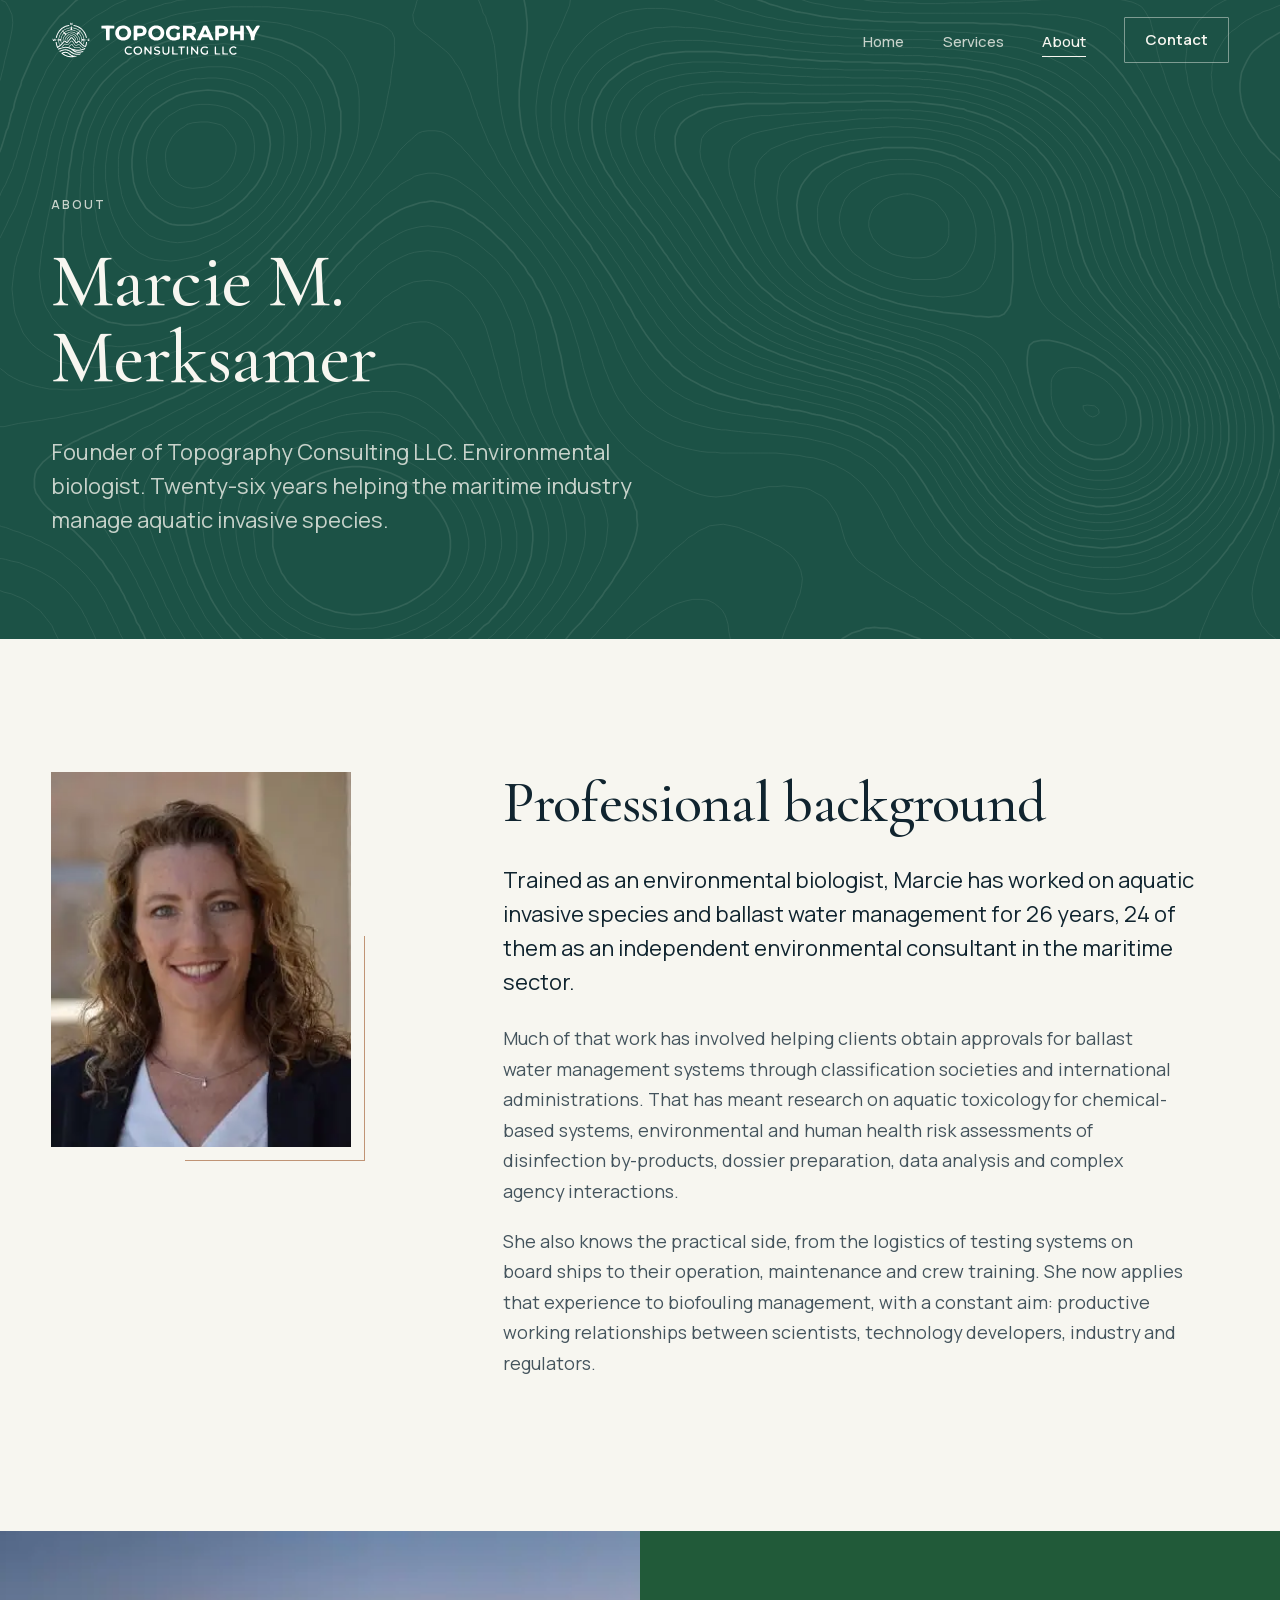
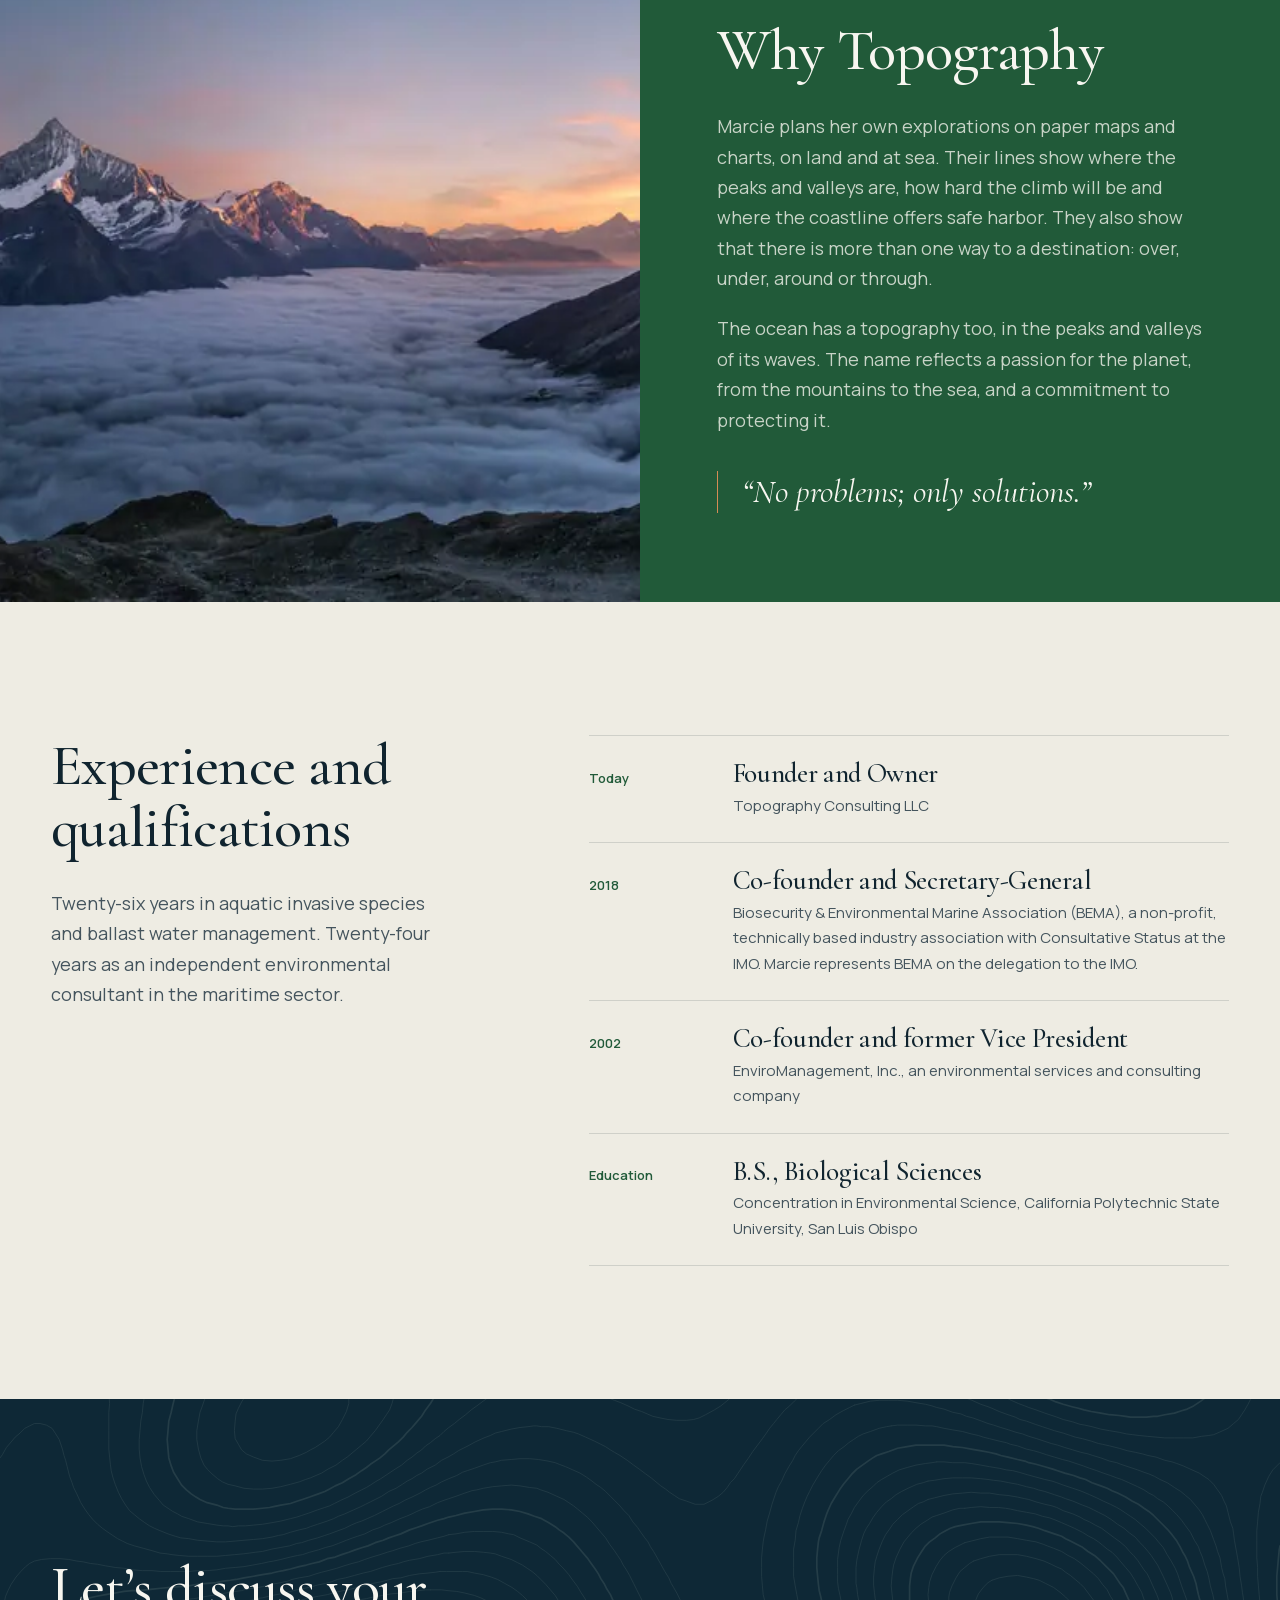
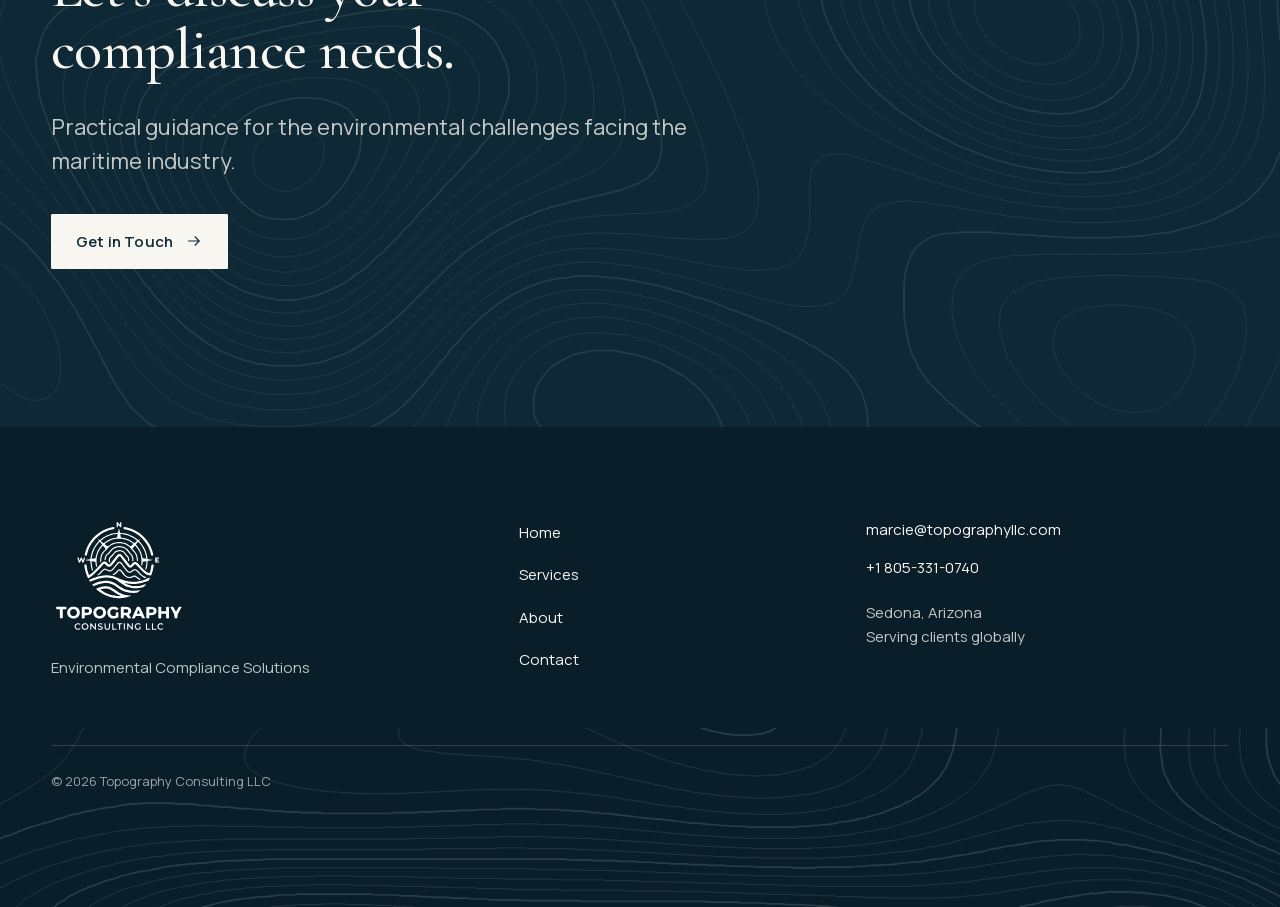
<file: site/about.html>
<!doctype html>
<html lang="en" class="no-js">
<head>
<meta charset="utf-8">
<meta name="viewport" content="width=device-width, initial-scale=1">
<title>About Marcie Merksamer | Topography Consulting</title>
<meta name="description" content="Marcie M. Merksamer: environmental biologist with 26 years in aquatic invasive species and ballast water management, founder of Topography Consulting LLC and Secretary-General of BEMA.">
<meta name="robots" content="noindex, nofollow">
<meta property="og:image" content="assets/logo/og-logo.png">
<meta name="theme-color" content="#0E2836">
<meta property="og:type" content="website">
<meta property="og:site_name" content="Topography Consulting LLC">
<meta property="og:title" content="About Marcie Merksamer | Topography Consulting">
<meta property="og:description" content="Marcie M. Merksamer: environmental biologist with 26 years in aquatic invasive species and ballast water management, founder of Topography Consulting LLC and Secretary-General of BEMA.">
<meta name="twitter:card" content="summary_large_image">
<link rel="icon" href="favicon.svg" type="image/svg+xml">
<link rel="icon" href="favicon.ico" sizes="any">
<link rel="apple-touch-icon" href="apple-touch-icon.png">
<link rel="preload" href="assets/fonts/cormorant-garamond-latin.woff2" as="font" type="font/woff2" crossorigin>
<link rel="preload" href="assets/fonts/manrope-latin.woff2" as="font" type="font/woff2" crossorigin>
<link rel="stylesheet" href="assets/css/styles.css">
<script>document.documentElement.classList.replace("no-js","js")</script>

</head>
<body>
<a class="skip-link" href="#main">Skip to content</a>
<header class="site-header" data-header>
  <div class="wrap site-header__inner">
    <a class="brand" href="index.html" aria-label="Topography Consulting LLC, home">
      <img src="assets/logo/Topography-Lockup-Horizontal-White.svg" alt="" width="886" height="170">
    </a>
    <button class="nav-toggle" type="button" aria-expanded="false" aria-controls="site-nav">
      <span class="visually-hidden">Menu</span><i aria-hidden="true"></i><i aria-hidden="true"></i>
    </button>
    <nav class="nav" id="site-nav" aria-label="Primary">
      <ul>
        <li><a href="index.html">Home</a></li>
        <li><a href="services.html">Services</a></li>
        <li><a href="about.html" aria-current="page">About</a></li>
      </ul>
      <a class="btn btn--line nav__cta" href="contact.html">Contact</a>
    </nav>
  </div>
</header>

<main id="main">
<section class="page-hero page-hero--about on-dark">
  <div class="contours" aria-hidden="true"></div>
  <div class="wrap page-hero__grid">
    <div class="page-hero__copy">
      <p class="eyebrow">About</p>
      <h1 class="h1">Marcie M. Merksamer</h1>
      <p class="lead">Founder of Topography Consulting LLC. Environmental biologist. Twenty-six years helping the maritime industry manage aquatic invasive species.</p>
    </div>
  </div>
</section>

<section class="section bio">
  <div class="wrap bio__grid">
    <figure class="bio__portrait reveal">
      <picture><source type="image/webp" srcset="assets/img/opt/marcie-merksamer-292.webp 292w" sizes="(min-width: 900px) 300px, 70vw"><img src="assets/img/marcie-merksamer.jpg" alt="Portrait of Marcie Merksamer" width="292" height="366" loading="lazy" decoding="async"></picture>
    </figure>
    <div class="bio__text">
      <h2 class="h2 reveal">Professional background</h2>
      <div class="prose reveal">
        <p>Trained as an environmental biologist, Marcie has worked on aquatic invasive species and ballast water management for 26 years, 24 of them as an independent environmental consultant in the maritime sector.</p>
        <p>Much of that work has involved helping clients obtain approvals for ballast water management systems through classification societies and international administrations. That has meant research on aquatic toxicology for chemical-based systems, environmental and human health risk assessments of disinfection by-products, dossier preparation, data analysis and complex agency interactions.</p>
        <p>She also knows the practical side, from the logistics of testing systems on board ships to their operation, maintenance and crew training. She now applies that experience to biofouling management, with a constant aim: productive working relationships between scientists, technology developers, industry and regulators.</p>
      </div>
    </div>
  </div>
</section>

<section class="story on-dark">
  <div class="story__media reveal-img"><picture><source type="image/webp" srcset="assets/img/opt/peaks-clouds-640.webp 640w, assets/img/opt/peaks-clouds-1200.webp 1200w, assets/img/opt/peaks-clouds-2000.webp 2000w" sizes="(min-width: 900px) 50vw, 100vw"><img src="assets/img/peaks-clouds.jpg" alt="Mountain peaks rising above a sea of cloud at first light" width="2400" height="1600" loading="lazy" decoding="async"></picture></div>
  <div class="story__text">
    <h2 class="h2 reveal">Why Topography</h2>
    <p class="reveal">Marcie plans her own explorations on paper maps and charts, on land and at sea. Their lines show where the peaks and valleys are, how hard the climb will be and where the coastline offers safe harbor. They also show that there is more than one way to a destination: over, under, around or through.</p>
    <p class="reveal">The ocean has a topography too, in the peaks and valleys of its waves. The name reflects a passion for the planet, from the mountains to the sea, and a commitment to protecting it.</p>
    <blockquote class="quote reveal"><p>&ldquo;No problems; only solutions.&rdquo;</p></blockquote>
  </div>
</section>

<section class="section section--sand experience">
  <div class="wrap experience__grid">
    <div>
      <h2 class="h2 reveal">Experience and qualifications</h2>
      <p class="reveal">Twenty-six years in aquatic invasive species and ballast water management. Twenty-four years as an independent environmental consultant in the maritime sector.</p>
    </div>
    <ol class="timeline reveal">
      <li><span class="timeline__when">Today</span><div><h3>Founder and Owner</h3><p>Topography Consulting LLC</p></div></li>
      <li><span class="timeline__when">2018</span><div><h3>Co-founder and Secretary-General</h3><p>Biosecurity &amp; Environmental Marine Association (BEMA), a non-profit, technically based industry association with Consultative Status at the IMO. Marcie represents BEMA on the delegation to the IMO.</p></div></li>
      <li><span class="timeline__when">2002</span><div><h3>Co-founder and former Vice President</h3><p>EnviroManagement, Inc., an environmental services and consulting company</p></div></li>
      <li><span class="timeline__when">Education</span><div><h3>B.S., Biological Sciences</h3><p>Concentration in Environmental Science, California Polytechnic State University, San Luis Obispo</p></div></li>
    </ol>
  </div>
</section>
<section class="section cta cta--navy on-dark">
  <div class="contours" aria-hidden="true"></div>
  <div class="wrap cta__inner">
    <h2 class="h2 reveal">Let&rsquo;s discuss your compliance needs.</h2>
    <p class="lead reveal">Practical guidance for the environmental challenges facing the maritime industry.</p>
    <p class="reveal"><a class="btn" href="contact.html">Get in Touch <svg class="i-arrow" viewBox="0 0 24 24" width="18" height="18" fill="none" stroke="currentColor" stroke-width="1.5" aria-hidden="true" focusable="false"><path d="M4 12h15M13 6l6 6-6 6"/></svg></a></p>
  </div>
</section>
</main>
<footer class="site-footer">
  <div class="wrap site-footer__top">
    <div class="site-footer__brand">
      <img src="assets/logo/Topography-Logo-White-Knockout.svg" alt="Topography Consulting LLC" width="152" height="132" loading="lazy">
      <p>Environmental Compliance Solutions</p>
    </div>
    <nav class="site-footer__nav" aria-label="Footer">
      <ul>
        <li><a href="index.html">Home</a></li>
        <li><a href="services.html">Services</a></li>
        <li><a href="about.html">About</a></li>
        <li><a href="contact.html">Contact</a></li>
      </ul>
    </nav>
    <div class="site-footer__contact">
      <a href="mailto:marcie@topographyllc.com">marcie@topographyllc.com</a>
      <a href="tel:+18053310740">+1 805-331-0740</a>
      <p>Sedona, Arizona<br>Serving clients globally</p>
    </div>
  </div>
  <div class="wrap site-footer__base">
    <p>&copy; <span data-year>2026</span> Topography Consulting LLC</p>
  </div>
  <div class="site-footer__contours" aria-hidden="true"></div>
</footer>
<script src="assets/js/main.js" defer></script>
</body>
</html>
</file>
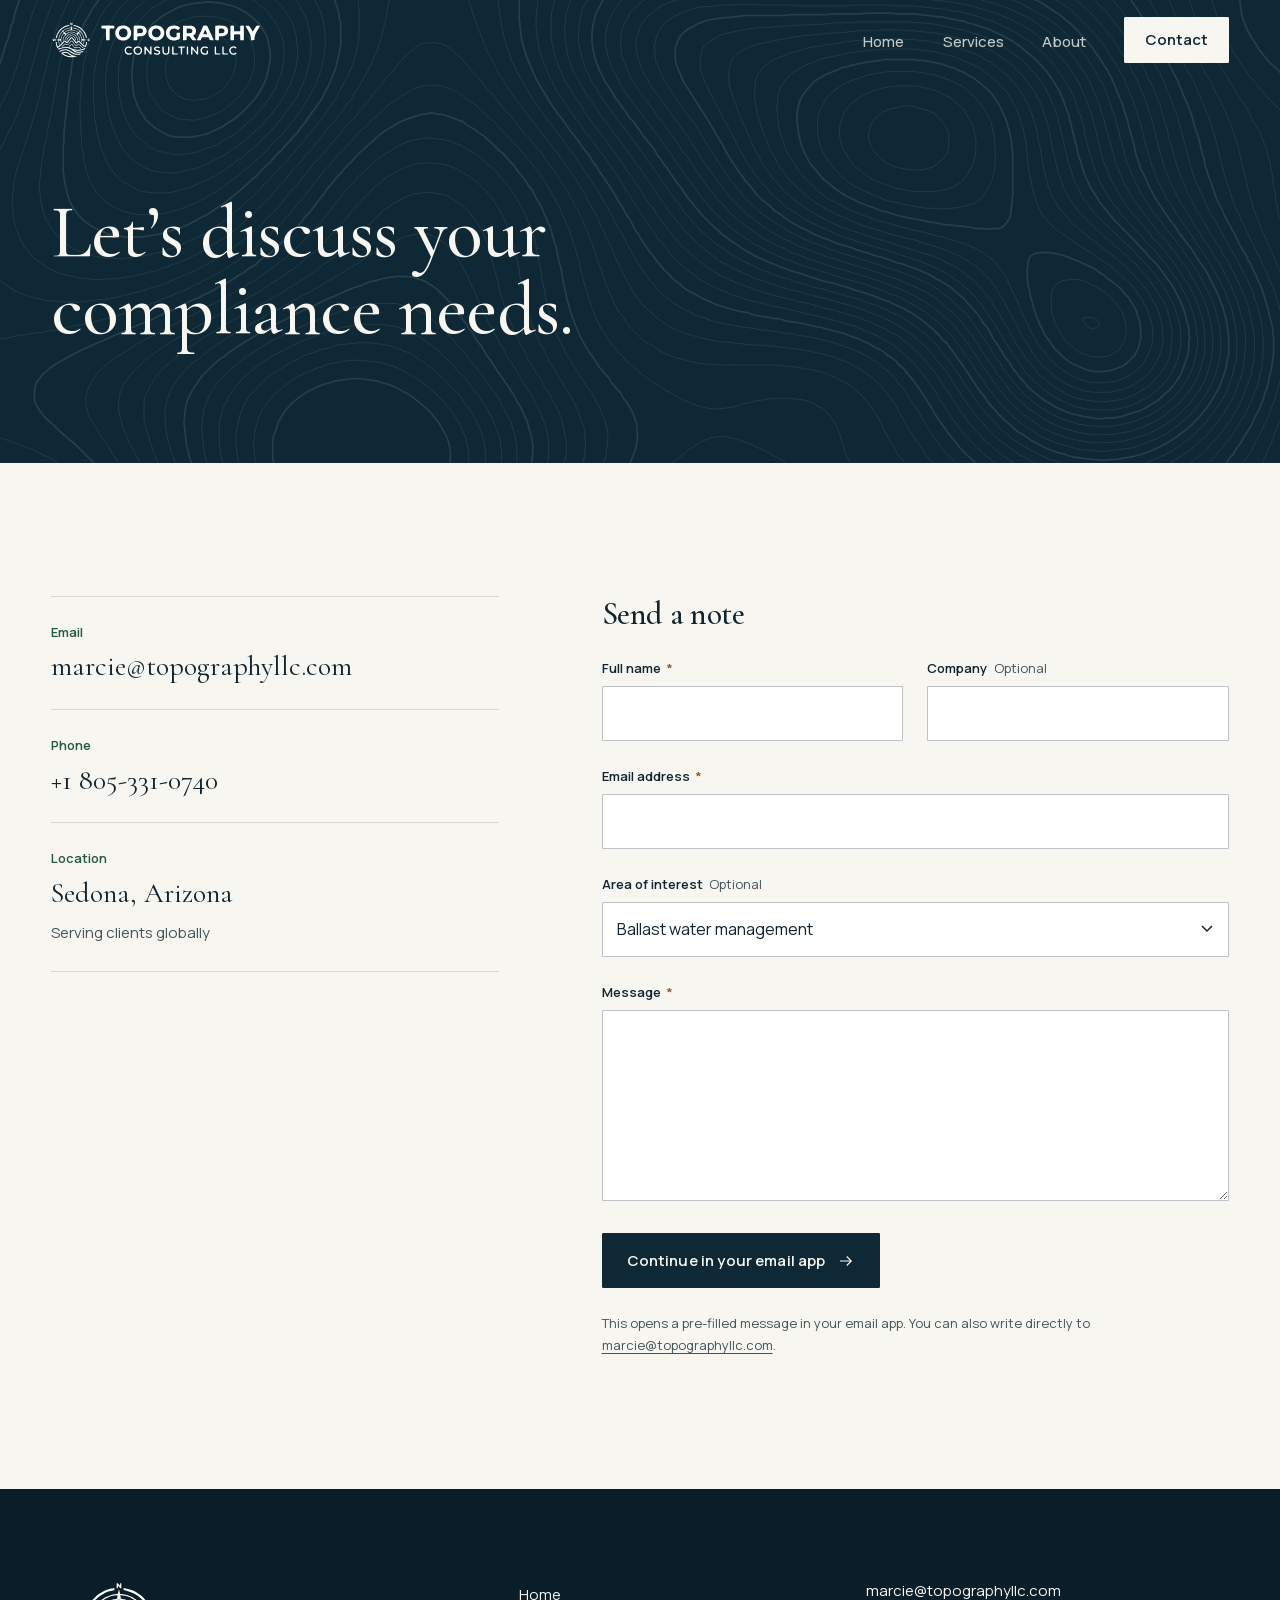
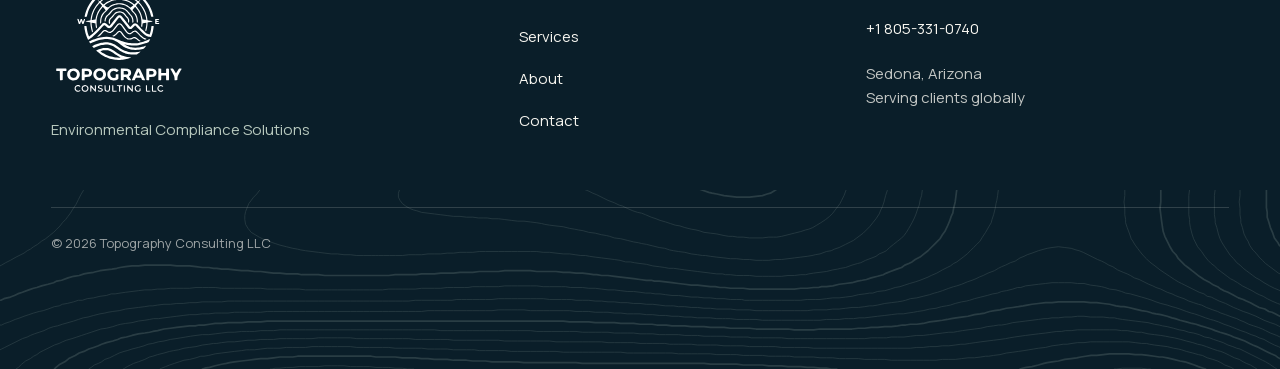
<file: site/contact.html>
<!doctype html>
<html lang="en" class="no-js">
<head>
<meta charset="utf-8">
<meta name="viewport" content="width=device-width, initial-scale=1">
<title>Contact | Topography Consulting LLC</title>
<meta name="description" content="Contact Topography Consulting LLC about ballast water management, biofouling management and maritime environmental compliance. Based in Sedona, Arizona, serving clients globally.">
<meta name="robots" content="noindex, nofollow">
<meta property="og:image" content="assets/logo/og-logo.png">
<meta name="theme-color" content="#0E2836">
<meta property="og:type" content="website">
<meta property="og:site_name" content="Topography Consulting LLC">
<meta property="og:title" content="Contact | Topography Consulting LLC">
<meta property="og:description" content="Contact Topography Consulting LLC about ballast water management, biofouling management and maritime environmental compliance. Based in Sedona, Arizona, serving clients globally.">
<meta name="twitter:card" content="summary_large_image">
<link rel="icon" href="favicon.svg" type="image/svg+xml">
<link rel="icon" href="favicon.ico" sizes="any">
<link rel="apple-touch-icon" href="apple-touch-icon.png">
<link rel="preload" href="assets/fonts/cormorant-garamond-latin.woff2" as="font" type="font/woff2" crossorigin>
<link rel="preload" href="assets/fonts/manrope-latin.woff2" as="font" type="font/woff2" crossorigin>
<link rel="stylesheet" href="assets/css/styles.css">
<script>document.documentElement.classList.replace("no-js","js")</script>

</head>
<body>
<a class="skip-link" href="#main">Skip to content</a>
<header class="site-header" data-header>
  <div class="wrap site-header__inner">
    <a class="brand" href="index.html" aria-label="Topography Consulting LLC, home">
      <img src="assets/logo/Topography-Lockup-Horizontal-White.svg" alt="" width="886" height="170">
    </a>
    <button class="nav-toggle" type="button" aria-expanded="false" aria-controls="site-nav">
      <span class="visually-hidden">Menu</span><i aria-hidden="true"></i><i aria-hidden="true"></i>
    </button>
    <nav class="nav" id="site-nav" aria-label="Primary">
      <ul>
        <li><a href="index.html">Home</a></li>
        <li><a href="services.html">Services</a></li>
        <li><a href="about.html">About</a></li>
      </ul>
      <a class="btn btn--line nav__cta" href="contact.html" aria-current="page">Contact</a>
    </nav>
  </div>
</header>

<main id="main">
<section class="page-hero page-hero--contact on-dark">
  <div class="contours" aria-hidden="true"></div>
  <div class="wrap page-hero__grid">
    <div class="page-hero__copy">
      <h1 class="h1">Let&rsquo;s discuss your compliance needs.</h1>
    </div>
  </div>
</section>

<section class="section contact">
  <div class="wrap contact__grid">
    <dl class="contact__details reveal">
      <div><dt>Email</dt><dd><a href="mailto:marcie@topographyllc.com">marcie@topographyllc.com</a></dd></div>
      <div><dt>Phone</dt><dd><a href="tel:+18053310740">+1 805-331-0740</a></dd></div>
      <div><dt>Location</dt><dd>Sedona, Arizona<br><span>Serving clients globally</span></dd></div>
    </dl>

    <div class="contact__form reveal">
      <h2 class="h3">Send a note</h2>
      <form class="form" action="#" method="get" data-form data-mode="email" data-email="marcie@topographyllc.com" novalidate aria-describedby="form-note">
        <div class="form__row">
          <div class="field"><label for="name">Full name <span class="field__req" aria-hidden="true">*</span></label><input id="name" name="name" type="text" autocomplete="name" required aria-describedby="name-error"><p class="field__error" id="name-error" hidden></p></div>
          <div class="field"><label for="company">Company <span class="field__opt">Optional</span></label><input id="company" name="company" type="text" autocomplete="organization"><p class="field__error" id="company-error" hidden></p></div>
        </div>
        <div class="field"><label for="email">Email address <span class="field__req" aria-hidden="true">*</span></label><input id="email" name="email" type="email" autocomplete="email" required aria-describedby="email-error"><p class="field__error" id="email-error" hidden></p></div>
        <div class="field"><label for="interest">Area of interest <span class="field__opt">Optional</span></label><select id="interest" name="interest">
            <option>Ballast water management</option>
            <option>Biofouling management</option>
            <option>Regulatory compliance</option>
            <option>Compliance programs and project management</option>
            <option>System approvals and risk assessment</option>
            <option>Something else</option>
          </select><p class="field__error" id="interest-error" hidden></p></div>
        <div class="field"><label for="message">Message <span class="field__req" aria-hidden="true">*</span></label><textarea id="message" name="message" rows="6" required aria-describedby="message-error"></textarea><p class="field__error" id="message-error" hidden></p></div>
        <div class="form__hp" aria-hidden="true"><label for="website">Leave this field empty</label><input id="website" name="_gotcha" type="text" tabindex="-1" autocomplete="off"></div>
        <div class="form__actions">
          <button class="btn btn--dark" type="submit">Continue in your email app <svg class="i-arrow" viewBox="0 0 24 24" width="18" height="18" fill="none" stroke="currentColor" stroke-width="1.5" aria-hidden="true" focusable="false"><path d="M4 12h15M13 6l6 6-6 6"/></svg></button>
        </div>
        <p class="form__note" id="form-note">This opens a pre-filled message in your email app. You can also write directly to <a href="mailto:marcie@topographyllc.com">marcie@topographyllc.com</a>.</p>
        <p class="form__status" role="status" aria-live="polite" data-form-status></p>
      </form>
      <noscript><p class="form__note">The form needs JavaScript. Please email <a href="mailto:marcie@topographyllc.com">marcie@topographyllc.com</a> or call <a href="tel:+18053310740">+1 805-331-0740</a>.</p></noscript>
    </div>
  </div>
</section>
</main>
<footer class="site-footer">
  <div class="wrap site-footer__top">
    <div class="site-footer__brand">
      <img src="assets/logo/Topography-Logo-White-Knockout.svg" alt="Topography Consulting LLC" width="152" height="132" loading="lazy">
      <p>Environmental Compliance Solutions</p>
    </div>
    <nav class="site-footer__nav" aria-label="Footer">
      <ul>
        <li><a href="index.html">Home</a></li>
        <li><a href="services.html">Services</a></li>
        <li><a href="about.html">About</a></li>
        <li><a href="contact.html">Contact</a></li>
      </ul>
    </nav>
    <div class="site-footer__contact">
      <a href="mailto:marcie@topographyllc.com">marcie@topographyllc.com</a>
      <a href="tel:+18053310740">+1 805-331-0740</a>
      <p>Sedona, Arizona<br>Serving clients globally</p>
    </div>
  </div>
  <div class="wrap site-footer__base">
    <p>&copy; <span data-year>2026</span> Topography Consulting LLC</p>
  </div>
  <div class="site-footer__contours" aria-hidden="true"></div>
</footer>
<script src="assets/js/main.js" defer></script>
</body>
</html>
</file>
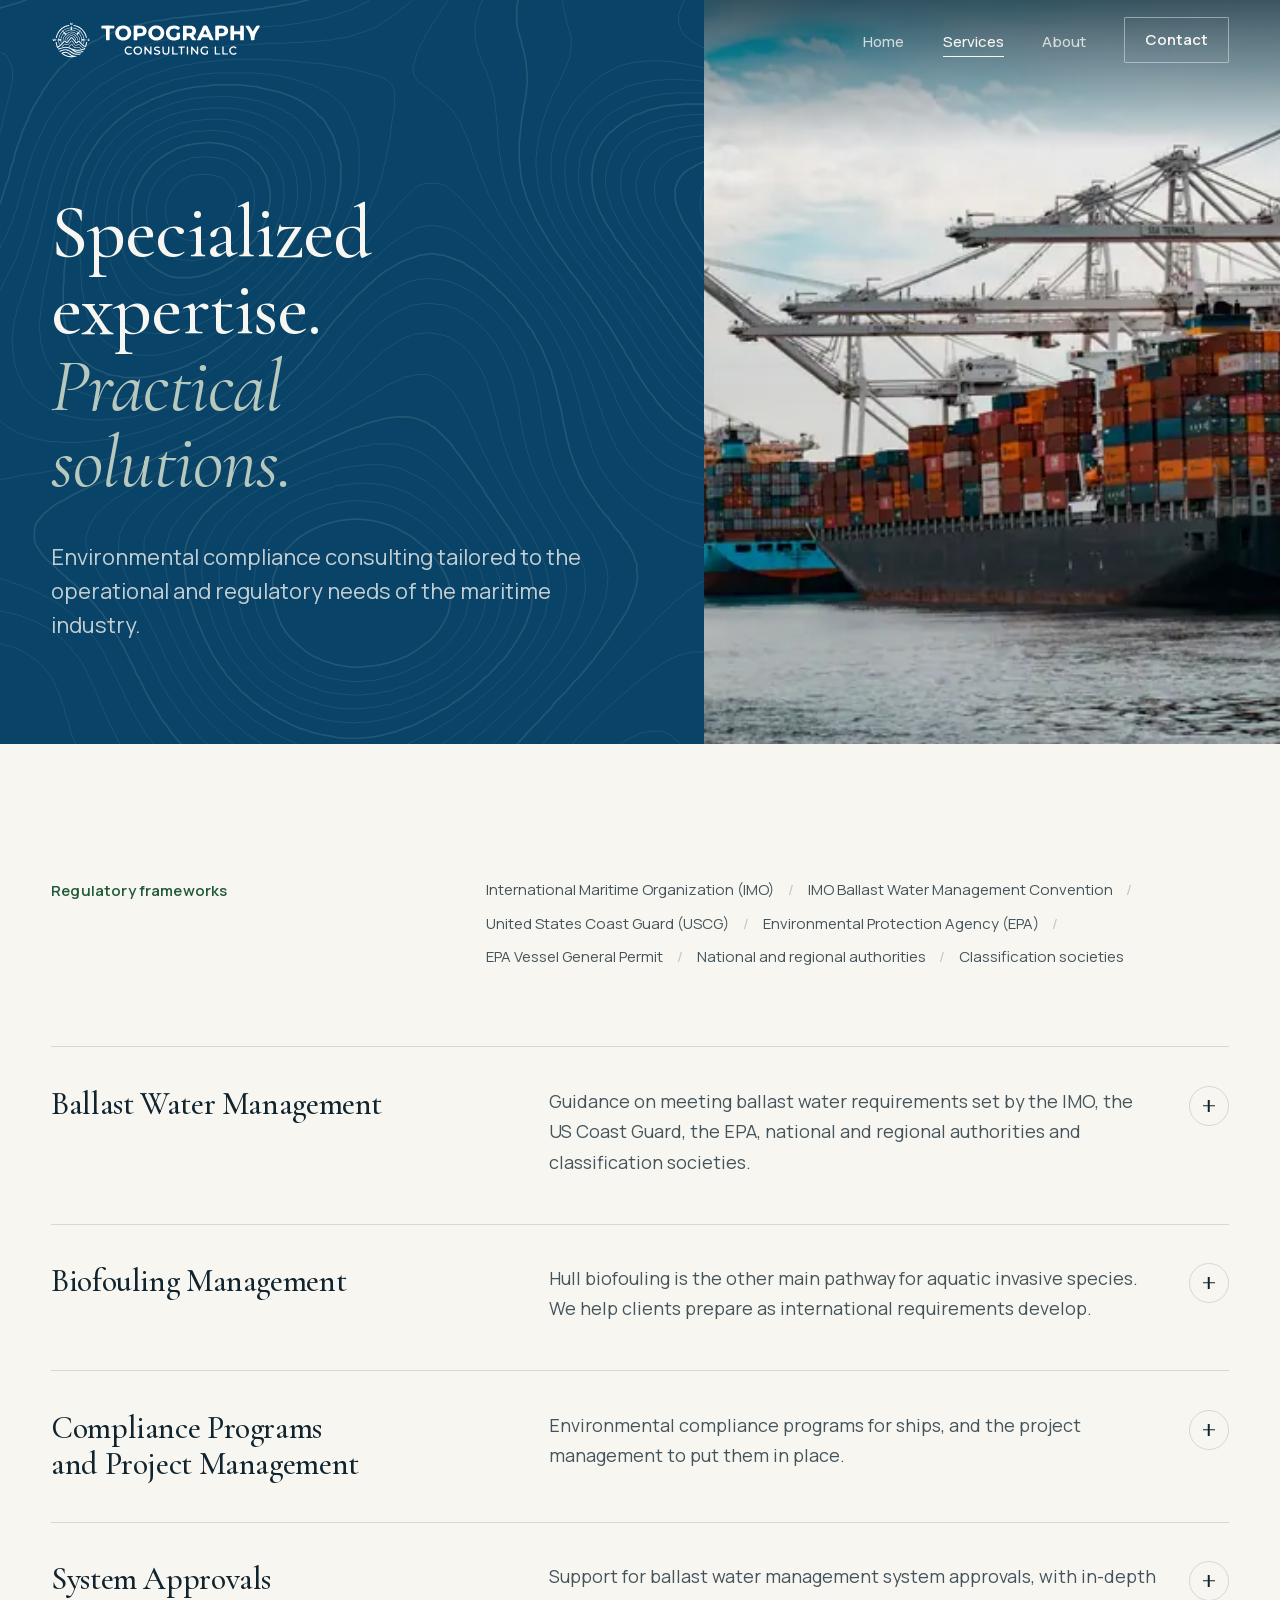
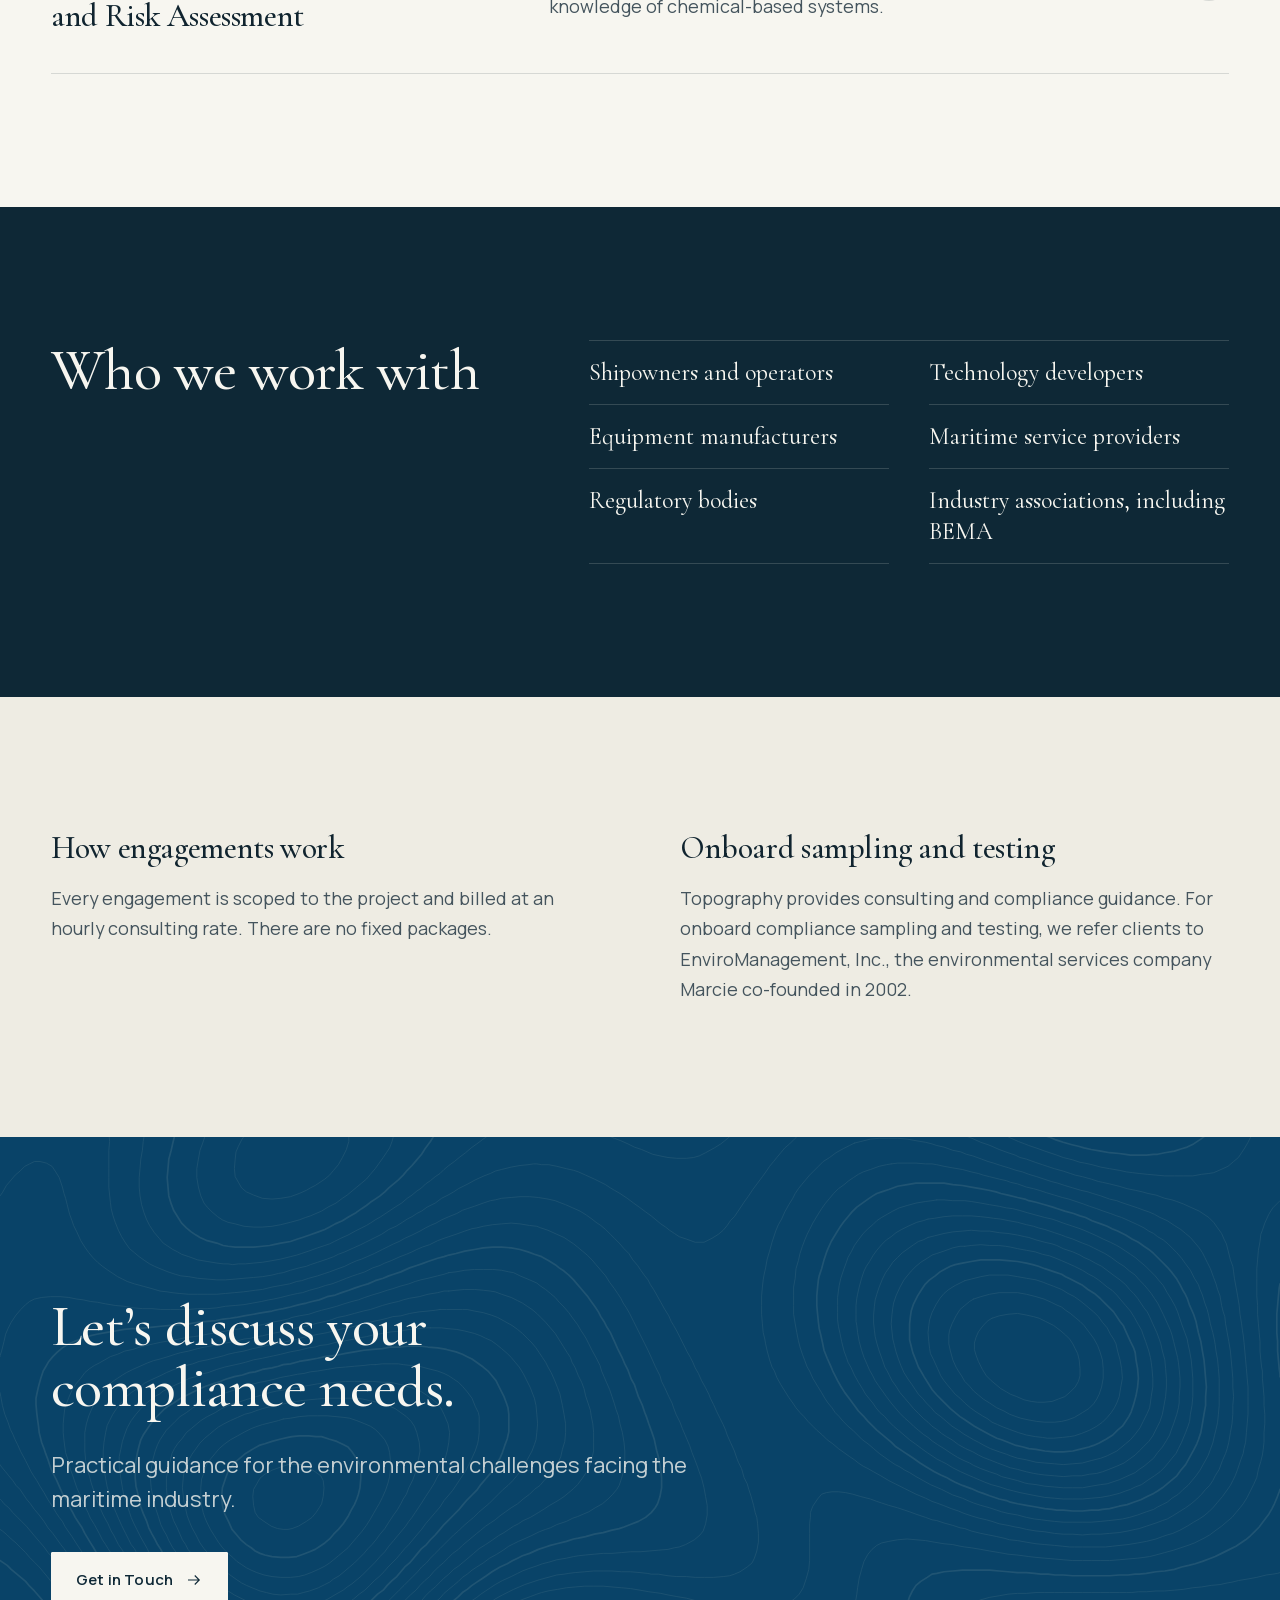
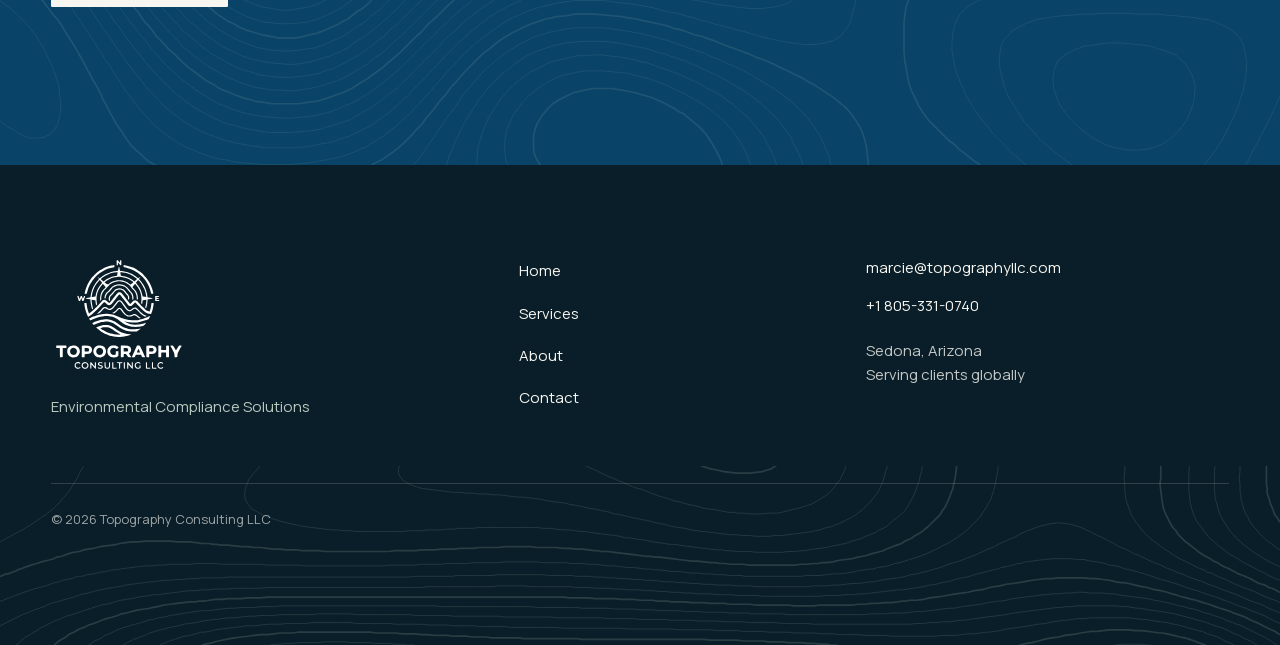
<file: site/services.html>
<!doctype html>
<html lang="en" class="no-js">
<head>
<meta charset="utf-8">
<meta name="viewport" content="width=device-width, initial-scale=1">
<title>Services | Ballast Water &amp; Biofouling Management Consulting</title>
<meta name="description" content="Ballast water management (IMO BWM Convention, US Coast Guard, EPA Vessel General Permit), hull biofouling management, compliance programs and BWMS approvals for the maritime industry.">
<meta name="robots" content="noindex, nofollow">
<meta property="og:image" content="assets/logo/og-logo.png">
<meta name="theme-color" content="#0E2836">
<meta property="og:type" content="website">
<meta property="og:site_name" content="Topography Consulting LLC">
<meta property="og:title" content="Services | Ballast Water &amp; Biofouling Management Consulting">
<meta property="og:description" content="Ballast water management (IMO BWM Convention, US Coast Guard, EPA Vessel General Permit), hull biofouling management, compliance programs and BWMS approvals for the maritime industry.">
<meta name="twitter:card" content="summary_large_image">
<link rel="icon" href="favicon.svg" type="image/svg+xml">
<link rel="icon" href="favicon.ico" sizes="any">
<link rel="apple-touch-icon" href="apple-touch-icon.png">
<link rel="preload" href="assets/fonts/cormorant-garamond-latin.woff2" as="font" type="font/woff2" crossorigin>
<link rel="preload" href="assets/fonts/manrope-latin.woff2" as="font" type="font/woff2" crossorigin>
<link rel="stylesheet" href="assets/css/styles.css">
<script>document.documentElement.classList.replace("no-js","js")</script>

</head>
<body>
<a class="skip-link" href="#main">Skip to content</a>
<header class="site-header" data-header>
  <div class="wrap site-header__inner">
    <a class="brand" href="index.html" aria-label="Topography Consulting LLC, home">
      <img src="assets/logo/Topography-Lockup-Horizontal-White.svg" alt="" width="886" height="170">
    </a>
    <button class="nav-toggle" type="button" aria-expanded="false" aria-controls="site-nav">
      <span class="visually-hidden">Menu</span><i aria-hidden="true"></i><i aria-hidden="true"></i>
    </button>
    <nav class="nav" id="site-nav" aria-label="Primary">
      <ul>
        <li><a href="index.html">Home</a></li>
        <li><a href="services.html" aria-current="page">Services</a></li>
        <li><a href="about.html">About</a></li>
      </ul>
      <a class="btn btn--line nav__cta" href="contact.html">Contact</a>
    </nav>
  </div>
</header>

<main id="main">
<section class="page-hero page-hero--split on-dark">
  <div class="contours" aria-hidden="true"></div>
  <div class="wrap page-hero__grid">
    <div class="page-hero__copy">
      <h1 class="h1">Specialized expertise. <em>Practical solutions.</em></h1>
      <p class="lead">Environmental compliance consulting tailored to the operational and regulatory needs of the maritime industry.</p>
    </div>
  </div>
  <div class="page-hero__media reveal-img"><picture><source type="image/webp" srcset="assets/img/opt/port-ship-640.webp 640w, assets/img/opt/port-ship-1200.webp 1200w, assets/img/opt/port-ship-1800.webp 1800w" sizes="(min-width: 900px) 45vw, 100vw"><img src="assets/img/port-ship.jpg" alt="A loaded container ship alongside at a working port" width="1800" height="1200" fetchpriority="high" decoding="async"></picture></div>
</section>

<section class="section services-main">
  <div class="wrap">
    <div class="frameworks reveal" id="regulatory">
      <h2 class="frameworks__title">Regulatory frameworks</h2>
      <ul>
        <li>International Maritime Organization (IMO)</li>
        <li>IMO Ballast Water Management Convention</li>
        <li>United States Coast Guard (USCG)</li>
        <li>Environmental Protection Agency (EPA)</li>
        <li>EPA Vessel General Permit</li>
        <li>National and regional authorities</li>
        <li>Classification societies</li>
      </ul>
    </div>
    <div class="acc" data-acc>
    <article class="acc__item reveal" id="ballast-water">
      <h2 class="acc__title" id="ballast-water-title"><button type="button" class="acc__btn" aria-expanded="true" aria-controls="ballast-water-panel" data-acc-btn>
        <span>Ballast Water Management</span><i class="acc__icon" aria-hidden="true"></i></button></h2>
      <p class="acc__summary">Guidance on meeting ballast water requirements set by the IMO, the US Coast Guard, the EPA, national and regional authorities and classification societies.</p>
      <section class="acc__panel" id="ballast-water-panel" aria-labelledby="ballast-water-title">
        <div class="acc__inner"><div class="acc__body">
          <ul class="ticks"><li>IMO Ballast Water Management Convention</li><li>US Coast Guard ballast water regulations</li><li>EPA Vessel General Permit</li><li>Ballast water management plans</li><li>Contingency planning</li><li>Compliance monitoring and operational guidance</li></ul><p class="acc__note">When you need a clear reading of which requirements apply to your vessels and trade, and a practical plan for meeting them.</p>
        </div></div>
      </section>
    </article>
    <article class="acc__item reveal" id="biofouling">
      <h2 class="acc__title" id="biofouling-title"><button type="button" class="acc__btn" aria-expanded="true" aria-controls="biofouling-panel" data-acc-btn>
        <span>Biofouling Management</span><i class="acc__icon" aria-hidden="true"></i></button></h2>
      <p class="acc__summary">Hull biofouling is the other main pathway for aquatic invasive species. We help clients prepare as international requirements develop.</p>
      <section class="acc__panel" id="biofouling-panel" aria-labelledby="biofouling-title">
        <div class="acc__inner"><div class="acc__body">
          <ul class="ticks"><li>Guidance on developing international biofouling management requirements</li><li>Biofouling management planning and strategy</li><li>Marine biosecurity risk considerations</li><li>Connections to technology developers, service providers and the scientific community</li></ul><p class="acc__note">Topography is involved in the development of international biofouling management regulations and brings more than two decades of ballast water experience to the work.</p>
        </div></div>
      </section>
    </article>
    <article class="acc__item reveal" id="programs">
      <h2 class="acc__title" id="programs-title"><button type="button" class="acc__btn" aria-expanded="true" aria-controls="programs-panel" data-acc-btn>
        <span>Compliance Programs and Project Management</span><i class="acc__icon" aria-hidden="true"></i></button></h2>
      <p class="acc__summary">Environmental compliance programs for ships, and the project management to put them in place.</p>
      <section class="acc__panel" id="programs-panel" aria-labelledby="programs-title">
        <div class="acc__inner"><div class="acc__body">
          <ul class="ticks"><li>Environmental compliance program development</li><li>Training programs</li><li>Compliance monitoring programs</li><li>Coordination among owners, technology suppliers, service providers and regulators</li><li>Implementation support</li></ul><p class="acc__note">Each engagement is scoped to the project and managed with honesty and integrity, so goals are met as efficiently and cost-effectively as possible.</p>
        </div></div>
      </section>
    </article>
    <article class="acc__item reveal" id="approvals">
      <h2 class="acc__title" id="approvals-title"><button type="button" class="acc__btn" aria-expanded="true" aria-controls="approvals-panel" data-acc-btn>
        <span>System Approvals and Risk Assessment</span><i class="acc__icon" aria-hidden="true"></i></button></h2>
      <p class="acc__summary">Support for ballast water management system approvals, with in-depth knowledge of chemical-based systems.</p>
      <section class="acc__panel" id="approvals-panel" aria-labelledby="approvals-title">
        <div class="acc__inner"><div class="acc__body">
          <ul class="ticks"><li>BWMS approvals through classification societies and international administrations</li><li>Aquatic toxicology for chemical-based systems</li><li>Environmental and human health risk assessment of disinfection by-products</li><li>Dossier preparation and data analysis</li><li>Regulatory agency interactions</li><li>Onboard testing logistics</li></ul>
        </div></div>
      </section>
    </article>
    </div>
  </div>
</section>

<section class="section section--navy on-dark clients">
  <div class="wrap clients__grid">
    <h2 class="h2 reveal">Who we work with</h2>
    <ul class="clients__list reveal">
      <li>Shipowners and operators</li>
      <li>Technology developers</li>
      <li>Equipment manufacturers</li>
      <li>Maritime service providers</li>
      <li>Regulatory bodies</li>
      <li>Industry associations, including BEMA</li>
    </ul>
  </div>
</section>

<section class="section section--sand engagement">
  <div class="wrap engagement__grid">
    <div class="reveal">
      <h2 class="h3">How engagements work</h2>
      <p>Every engagement is scoped to the project and billed at an hourly consulting rate. There are no fixed packages.</p>
    </div>
    <div class="reveal">
      <h2 class="h3">Onboard sampling and testing</h2>
      <p>Topography provides consulting and compliance guidance. For onboard compliance sampling and testing, we refer clients to EnviroManagement, Inc., the environmental services company Marcie co-founded in 2002.</p>
    </div>
  </div>
</section>
<section class="section cta cta--ocean on-dark">
  <div class="contours" aria-hidden="true"></div>
  <div class="wrap cta__inner">
    <h2 class="h2 reveal">Let&rsquo;s discuss your compliance needs.</h2>
    <p class="lead reveal">Practical guidance for the environmental challenges facing the maritime industry.</p>
    <p class="reveal"><a class="btn" href="contact.html">Get in Touch <svg class="i-arrow" viewBox="0 0 24 24" width="18" height="18" fill="none" stroke="currentColor" stroke-width="1.5" aria-hidden="true" focusable="false"><path d="M4 12h15M13 6l6 6-6 6"/></svg></a></p>
  </div>
</section>
</main>
<footer class="site-footer">
  <div class="wrap site-footer__top">
    <div class="site-footer__brand">
      <img src="assets/logo/Topography-Logo-White-Knockout.svg" alt="Topography Consulting LLC" width="152" height="132" loading="lazy">
      <p>Environmental Compliance Solutions</p>
    </div>
    <nav class="site-footer__nav" aria-label="Footer">
      <ul>
        <li><a href="index.html">Home</a></li>
        <li><a href="services.html">Services</a></li>
        <li><a href="about.html">About</a></li>
        <li><a href="contact.html">Contact</a></li>
      </ul>
    </nav>
    <div class="site-footer__contact">
      <a href="mailto:marcie@topographyllc.com">marcie@topographyllc.com</a>
      <a href="tel:+18053310740">+1 805-331-0740</a>
      <p>Sedona, Arizona<br>Serving clients globally</p>
    </div>
  </div>
  <div class="wrap site-footer__base">
    <p>&copy; <span data-year>2026</span> Topography Consulting LLC</p>
  </div>
  <div class="site-footer__contours" aria-hidden="true"></div>
</footer>
<script src="assets/js/main.js" defer></script>
</body>
</html>
</file>
<file: site/assets/css/styles.css>
/* ==========================================================================
   Topography Consulting LLC
   Design system. Colors from the approved logo files:
   forest #215A39 -> navy #094368, wordmark #0A3F68.
   ========================================================================== */

@font-face {
  font-family: "Cormorant Garamond";
  src: url("../fonts/cormorant-garamond-latin.woff2") format("woff2");
  font-weight: 300 700; font-style: normal; font-display: swap;
}
@font-face {
  font-family: "Cormorant Garamond";
  src: url("../fonts/cormorant-garamond-italic-latin.woff2") format("woff2");
  font-weight: 300 700; font-style: italic; font-display: swap;
}
@font-face {
  font-family: "Manrope";
  src: url("../fonts/manrope-latin.woff2") format("woff2");
  font-weight: 200 800; font-style: normal; font-display: swap;
}

:root {
  /* Color */
  --ocean: #094368;        /* logo navy */
  --forest: #215A39;       /* logo green */
  --tide: #1C5246;         /* logo gradient midpoint */
  --navy: #0E2836;         /* deep navy surfaces */
  --abyss: #0A1E29;        /* footer */
  --ivory: #F7F6F0;
  --sand: #EEECE3;
  --sage: #B7C8BD;
  --copper: #D58B55;       /* accent on dark, used sparingly */
  --copper-ink: #9C5424;   /* copper for text/lines on light (AA) */

  --ink: #10242F;
  --ink-soft: #44545D;
  --line: rgba(16, 36, 47, .14);
  --on-dark: #F7F6F0;
  --on-dark-soft: rgba(247, 246, 240, .78);
  --line-dark: rgba(247, 246, 240, .16);

  /* Type */
  --font-display: "Cormorant Garamond", "Iowan Old Style", "Palatino Linotype", Georgia, serif;
  --font-body: "Manrope", system-ui, -apple-system, "Segoe UI", sans-serif;
  --fs-hero: clamp(3rem, 1.2rem + 5.6vw, 6.5rem);       /* 48 -> 104 */
  --fs-h1: clamp(2.75rem, 1.5rem + 4vw, 5.25rem);       /* 44 -> 84  */
  --fs-h2: clamp(2.25rem, 1.4rem + 2.8vw, 3.75rem);     /* 36 -> 60  */
  --fs-h3: clamp(1.5rem, 1.2rem + 1vw, 2rem);           /* 24 -> 32  */
  --fs-lead: clamp(1.125rem, 1rem + .5vw, 1.375rem);    /* 18 -> 22  */
  --fs-body: clamp(1rem, .96rem + .2vw, 1.125rem);      /* 16 -> 18  */
  --fs-ui: .9375rem;                                    /* 15 */
  --fs-small: .8125rem;                                 /* 13 */
  --fs-label: .75rem;                                   /* 12 */

  /* Space & layout */
  --gutter: clamp(1rem, 4vw, 4rem);
  --max: 1280px;
  --measure: 62ch;
  --section: clamp(5rem, 3.5rem + 6vw, 9.5rem);
  --header-h: 80px;

  /* Motion */
  --ease-out: cubic-bezier(.16, 1, .3, 1);
  --ease-in-out: cubic-bezier(.65, 0, .35, 1);
  --t-fast: 200ms;
  --t-ui: 320ms;
  --t-reveal: 700ms;
}

/* ---------- Base ---------- */
*, *::before, *::after { box-sizing: border-box; }
html { -webkit-text-size-adjust: 100%; scroll-padding-top: calc(var(--header-h) + 1rem); }
@media (prefers-reduced-motion: no-preference) { html { scroll-behavior: smooth; } }
body {
  margin: 0;
  background: var(--ivory);
  color: var(--ink);
  font-family: var(--font-body);
  font-size: var(--fs-body);
  line-height: 1.7;
  -webkit-font-smoothing: antialiased;
  text-rendering: optimizeLegibility;
  overflow-x: clip;
}
img, svg { display: block; max-width: 100%; }
img { height: auto; }
picture { display: contents; }
a { color: inherit; text-underline-offset: .2em; text-decoration-thickness: 1px; }
a[href^="tel:"] { white-space: nowrap; }
p { margin: 0 0 1.1em; max-width: var(--measure); }
ul, ol { margin: 0; padding: 0; list-style: none; }
figure, blockquote, dl, dd { margin: 0; }
button { font: inherit; color: inherit; }
::selection { background: var(--sage); color: var(--navy); }

.wrap { width: 100%; max-width: calc(var(--max) + var(--gutter) * 2); margin: 0 auto; padding: 0 var(--gutter); }
.visually-hidden { position: absolute !important; width: 1px; height: 1px; overflow: hidden; clip: rect(0 0 0 0); clip-path: inset(50%); white-space: nowrap; }

.skip-link {
  position: absolute; left: 1rem; top: -4rem; z-index: 200;
  background: var(--ivory); color: var(--navy); padding: .75rem 1.1rem; font-weight: 600; text-decoration: none;
}
.skip-link:focus { top: 1rem; }
:focus-visible { outline: 2px solid var(--ocean); outline-offset: 3px; }
.on-dark :focus-visible, .site-header :focus-visible, .site-footer :focus-visible { outline-color: var(--copper); }

/* ---------- Type ---------- */
h1, h2, h3 { font-family: var(--font-display); font-weight: 500; line-height: 1.06; letter-spacing: -.012em; margin: 0 0 .5em; text-wrap: balance; }
.display { font-size: var(--fs-hero); line-height: .98; letter-spacing: -.02em; font-weight: 500; }
.h1 { font-size: var(--fs-h1); line-height: 1.02; }
.h2 { font-size: var(--fs-h2); }
.h3 { font-size: var(--fs-h3); line-height: 1.15; }
h1 em, h2 em, .display em { font-style: italic; font-weight: 400; }
.lead { font-size: var(--fs-lead); line-height: 1.55; color: var(--ink-soft); max-width: 46ch; }
.on-dark { color: var(--on-dark); }
.on-dark .lead, .on-dark p { color: var(--on-dark-soft); }
.on-dark h1, .on-dark h2, .on-dark h3 { color: var(--on-dark); }

.eyebrow {
  font-size: var(--fs-label); font-weight: 600; letter-spacing: .16em; text-transform: uppercase;
  color: var(--sage); margin: 0 0 1.75rem;
}

/* ---------- Links & buttons ---------- */
.btn {
  --bg: var(--ivory); --fg: var(--navy); --bd: var(--ivory);
  display: inline-flex; align-items: center; gap: .75rem; min-height: 48px;
  padding: .85rem 1.5rem;
  font-family: var(--font-body); font-size: var(--fs-ui); font-weight: 600; letter-spacing: .01em;
  text-decoration: none; cursor: pointer;
  background: var(--bg); color: var(--fg); border: 1px solid var(--bd); border-radius: 1px;
  transition: background-color var(--t-ui) var(--ease-out), color var(--t-ui) var(--ease-out), border-color var(--t-ui) var(--ease-out);
}
.btn .i-arrow { transition: transform var(--t-ui) var(--ease-out); }
.btn:hover { --bg: transparent; --fg: var(--ivory); }
.btn:hover .i-arrow, .link:hover .i-arrow { transform: translateX(4px); }
.btn--dark { --bg: var(--navy); --fg: var(--ivory); --bd: var(--navy); }
.btn--dark:hover { --bg: transparent; --fg: var(--navy); }
.btn--line { --bg: transparent; --fg: var(--ivory); --bd: rgba(247, 246, 240, .45); }
.btn--line:hover, .btn--line[aria-current="page"] { --bg: var(--ivory); --fg: var(--navy); --bd: var(--ivory); }
.btn:disabled { opacity: .6; cursor: progress; }

.link {
  display: inline-flex; align-items: center; gap: .5rem;
  font-size: var(--fs-ui); font-weight: 600; text-decoration: none; padding: .35rem 0;
  background: linear-gradient(currentColor, currentColor) 0 100% / 100% 1px no-repeat;
  transition: background-size var(--t-ui) var(--ease-out), color var(--t-ui) var(--ease-out);
}
.link:hover { background-size: 0 1px; background-position: 100% 100%; }
.link::after { content: ""; width: 6px; height: 6px; border-radius: 50%; background: var(--copper-ink); opacity: 0; transform: scale(.4); transition: opacity var(--t-ui), transform var(--t-ui) var(--ease-out); }
.on-dark .link::after { background: var(--copper); }
.link:hover::after { opacity: 1; transform: none; }

/* ---------- Header ---------- */
.site-header {
  position: fixed; inset: 0 0 auto 0; z-index: 100; color: var(--on-dark);
  transition: background-color var(--t-ui) var(--ease-out), box-shadow var(--t-ui) var(--ease-out);
}
.site-header__inner { display: flex; align-items: center; justify-content: space-between; gap: 2rem; height: var(--header-h); transition: height var(--t-ui) var(--ease-out); }
.site-header.is-solid { background: rgba(14, 40, 54, .94); box-shadow: 0 1px 0 var(--line-dark); }
@supports (backdrop-filter: blur(1px)) { .site-header.is-solid { background: rgba(14, 40, 54, .82); backdrop-filter: blur(14px) saturate(1.2); } }
.site-header.is-solid .site-header__inner { height: 68px; }
.brand { display: block; flex: none; position: relative; z-index: 2; }
.brand img { width: auto; height: 40px; transition: height var(--t-ui) var(--ease-out); }
.site-header.is-solid .brand img { height: 36px; }

.nav { display: flex; align-items: center; gap: clamp(1.5rem, 3vw, 2.75rem); }
.nav ul { display: flex; gap: clamp(1.5rem, 3vw, 2.75rem); }
.nav ul a {
  font-size: var(--fs-ui); font-weight: 500; text-decoration: none; color: var(--on-dark-soft);
  padding: .5rem 0; position: relative; transition: color var(--t-fast);
}
.nav ul a::after {
  content: ""; position: absolute; left: 0; right: 0; bottom: .2rem; height: 1px; background: currentColor;
  transform: scaleX(0); transform-origin: left; transition: transform var(--t-ui) var(--ease-out);
}
.nav ul a:hover, .nav ul a[aria-current="page"] { color: var(--on-dark); }
.nav ul a:hover::after, .nav ul a[aria-current="page"]::after { transform: scaleX(1); }
.nav__cta { min-height: 44px; padding: .6rem 1.2rem; }

.nav-toggle { display: none; position: relative; z-index: 2; width: 48px; height: 48px; margin-right: -12px; background: none; border: 0; cursor: pointer; }
.nav-toggle i { position: absolute; left: 13px; right: 13px; height: 1.5px; background: currentColor; transition: transform var(--t-ui) var(--ease-out); }
.nav-toggle i:first-of-type { top: 20px; }
.nav-toggle i:last-of-type { top: 27px; }
.nav-open .nav-toggle i:first-of-type { transform: translateY(3.5px) rotate(45deg); }
.nav-open .nav-toggle i:last-of-type { transform: translateY(-3.5px) rotate(-45deg); }

@media (max-width: 820px) {
  :root { --header-h: 68px; }
  .brand img, .site-header.is-solid .brand img { height: 32px; }
  .nav-toggle { display: block; }
  .js .nav {
    position: fixed; inset: 0; z-index: 1; flex-direction: column; align-items: flex-start; justify-content: center; gap: 2.5rem;
    padding: 6rem var(--gutter) 3rem; background: var(--navy);
    opacity: 0; visibility: hidden; transition: opacity var(--t-ui) var(--ease-out), visibility 0s linear var(--t-ui);
  }
  .js .nav::before { content: ""; position: absolute; inset: 0; background: url("../img/contours-soft.svg") center / cover no-repeat; opacity: .1; pointer-events: none; }
  .js .nav ul { flex-direction: column; gap: 1.25rem; }
  .js .nav ul a { font-family: var(--font-display); font-size: 2.5rem; font-weight: 500; color: var(--on-dark); }
  .nav-open .nav { opacity: 1; visibility: visible; transition: opacity var(--t-ui) var(--ease-out), visibility 0s; }
  .nav-open { overflow: hidden; }
  .nav-open .site-header { background: transparent; box-shadow: none; backdrop-filter: none; }
  /* Without JavaScript the links simply sit below the logo */
  .no-js .site-header__inner { flex-wrap: wrap; height: auto; padding-block: .75rem; }
  .no-js .nav-toggle { display: none; }
  .no-js .nav { width: 100%; justify-content: space-between; }
}

/* ---------- Sections ---------- */
.section { position: relative; padding: var(--section) 0; }
.section--navy { background: var(--navy); }
.section--sand { background: var(--sand); }
.on-dark { isolation: isolate; overflow: hidden; }
.contours {
  position: absolute; inset: 0; z-index: -1; pointer-events: none;
  background: url("../img/contours-soft.svg") center / cover no-repeat; opacity: .12;
}

.split-head { display: grid; gap: 1.25rem 4rem; margin-bottom: clamp(2.5rem, 5vw, 4.5rem); }
.split-head .h2 { margin: 0; }
.split-head p { margin: 0; max-width: 44ch; }
@media (min-width: 900px) { .split-head { grid-template-columns: 1fr 1fr; align-items: end; } .split-head p { justify-self: end; } }

/* ---------- Home: hero ---------- */
.hero { position: relative; min-height: max(600px, 92svh); display: flex; align-items: center; background: var(--navy); }
.hero__media { position: absolute; inset: 0; z-index: -3; }
.hero__media img { width: 100%; height: 100%; object-fit: cover; }
.hero::before {
  content: ""; position: absolute; inset: 0; z-index: -2;
  background:
    linear-gradient(180deg, rgba(14, 40, 54, .7) 0, rgba(14, 40, 54, 0) 160px),
    linear-gradient(90deg, rgba(14, 40, 54, .94) 0%, rgba(14, 40, 54, .78) 45%, rgba(9, 67, 104, .6) 100%),
    linear-gradient(0deg, rgba(14, 40, 54, .9) 0%, rgba(14, 40, 54, 0) 40%);
}
.hero__field { position: absolute; inset: 0; z-index: -1; overflow: hidden; pointer-events: none; }
.hero__rings {
  --cx: 72%; --cy: 50%; --size: 1500px; --r: 150%;
  position: absolute; left: var(--cx); top: var(--cy); width: var(--size); height: var(--size);
  transform: translate(-50%, -50%);
  background: url("../img/contours-rings.svg") center / 100% 100% no-repeat; opacity: .24;
  clip-path: circle(var(--r) at 50% 50%);
}
.no-js .hero__field { display: none; }
.hero__grid {
  display: grid; align-items: center; gap: 2.5rem;
  padding-top: calc(var(--header-h) + clamp(2rem, 5vw, 4rem)); padding-bottom: clamp(3rem, 6vw, 5rem);
}
@media (min-width: 900px) { .hero__grid { grid-template-columns: 7fr 5fr; gap: clamp(2rem, 5vw, 6rem); } }
.hero__copy .display { margin-bottom: 1.75rem; max-width: 11ch; }
.hero__copy .display em { display: block; color: var(--sage); }
.hero__lede { font-size: var(--fs-lead); line-height: 1.55; color: var(--on-dark-soft); max-width: 34ch; margin-bottom: 2.5rem; }
.actions { display: flex; flex-wrap: wrap; align-items: center; gap: 1.25rem 2rem; }
.hero__mark { justify-self: center; width: 100%; max-width: 480px; }
.mark { width: 100%; height: auto; overflow: visible; }
.mark__route { fill: none; stroke: var(--copper); stroke-width: 2.4; stroke-linecap: round; opacity: 0; }
@media (max-width: 899px) {
  .hero { min-height: auto; }
  .hero__grid { padding-top: calc(var(--header-h) + 1.5rem); }
  .hero__mark { order: -1; justify-self: start; max-width: 200px; }
  .js .hero__mark { max-width: 148px; }
  .js .mark__word { display: none; }
}
/* Hold the emblem back until the script starts the drawing (never longer than 2.5s). */
.js .mark[data-anim="pending"] { visibility: hidden; animation: mark-failsafe 0s linear 2.5s forwards; }
@keyframes mark-failsafe { to { visibility: visible; } }

.hero__copy > * { animation: rise var(--t-reveal) var(--ease-out) both; }
.hero__copy > :nth-child(2) { animation-delay: 60ms; }
.hero__copy > :nth-child(3) { animation-delay: 120ms; }
.hero__copy > :nth-child(4) { animation-delay: 180ms; }
@keyframes rise { from { opacity: .01; transform: translateY(14px); } }

/* ---------- Home: intro ---------- */
.intro { background: var(--ivory); overflow: hidden; }
.intro__trace {
  position: absolute; left: 0; right: 0; top: 0; height: clamp(160px, 22vw, 300px); pointer-events: none;
  background: url("../img/contours-hero.svg") 70% 0 / 140% auto no-repeat; opacity: .55;
  -webkit-mask-image: linear-gradient(#000 30%, transparent);
          mask-image: linear-gradient(#000 30%, transparent);
}
.intro__grid { display: grid; gap: 2rem 5rem; position: relative; }
@media (min-width: 900px) { .intro__grid { grid-template-columns: 5fr 7fr; align-items: start; } }
.intro .h2 { max-width: 12ch; margin: 0; }
.intro .lead { color: var(--ink); margin-bottom: 3rem; }
.facts { display: grid; gap: 1.25rem 0; border-top: 1px solid var(--line); padding-top: 1.75rem; }
@media (min-width: 600px) { .facts { grid-template-columns: repeat(3, auto); justify-content: start; gap: 0; } .facts li + li { border-left: 1px solid var(--line); padding-left: clamp(1.25rem, 3vw, 2.5rem); } .facts li { padding-right: clamp(1.25rem, 3vw, 2.5rem); } }
.facts strong { display: block; font-family: var(--font-display); font-weight: 500; font-size: clamp(1.75rem, 1.4rem + 1vw, 2.25rem); line-height: 1.1; color: var(--ocean); }
.facts span { font-size: var(--fs-ui); color: var(--ink-soft); }

/* ---------- Home: services index ---------- */
.svc { display: grid; gap: 3rem; }
@media (min-width: 1000px) { .svc { grid-template-columns: 7fr 5fr; gap: clamp(3rem, 6vw, 6rem); align-items: start; } }
.svc__list { border-top: 1px solid var(--line-dark); counter-reset: svc; }
.svc__item { border-bottom: 1px solid var(--line-dark); }
.svc__link { display: grid; gap: .5rem; padding: clamp(1.5rem, 2.5vw, 2rem) 0 clamp(1.5rem, 2.5vw, 2rem) 0; text-decoration: none; position: relative; }
.svc__link::before {
  content: ""; position: absolute; left: 0; top: 50%; width: 0; height: 1px; background: var(--copper);
  transition: width var(--t-ui) var(--ease-out);
}
.svc__title { font-size: var(--fs-h3); margin: 0; transition: transform var(--t-ui) var(--ease-out), color var(--t-ui); }
.svc__text { margin: 0; font-size: var(--fs-ui); max-width: 52ch; }
.svc__more { display: inline-flex; align-items: center; gap: .5rem; font-size: var(--fs-small); font-weight: 600; color: var(--sage); margin-top: .25rem; }
.svc__more .i-arrow { width: 16px; transition: transform var(--t-ui) var(--ease-out); }
@media (min-width: 1000px) {
  .svc__link { padding-left: 0; transition: padding-left var(--t-ui) var(--ease-out); }
  .svc__item.is-active .svc__link { padding-left: 2.25rem; }
  .svc__item.is-active .svc__link::before { width: 1.25rem; }
  .svc__item.is-active .svc__more .i-arrow { transform: translateX(4px); }
  .js .svc__text { color: rgba(247, 246, 240, .62); transition: color var(--t-ui); }
  .js .svc__item.is-active .svc__text { color: var(--on-dark-soft); }
}
.svc__media { display: none; }
@media (min-width: 1000px) {
  .svc__media { display: block; position: sticky; top: calc(var(--header-h) + 2rem); aspect-ratio: 4 / 5; overflow: hidden; background: var(--ocean); }
  .svc__img { position: absolute; inset: 0; opacity: 0; transition: opacity 600ms var(--ease-out); }
  .svc__img.is-active { opacity: 1; }
  .svc__img img { width: 100%; height: 100%; object-fit: cover; transform: scale(1.04); transition: transform 1.2s var(--ease-out); }
  .svc__img.is-active img { transform: none; }
}

/* ---------- Home: founder ---------- */
.founder { background: var(--sand); }
.founder__grid { display: grid; gap: 3rem; align-items: center; }
@media (min-width: 900px) { .founder__grid { grid-template-columns: 4fr 7fr; gap: clamp(3rem, 7vw, 7rem); } }
.founder__portrait, .bio__portrait { position: relative; max-width: 300px; }
.founder__portrait img, .bio__portrait img { width: 100%; aspect-ratio: 4 / 5; object-fit: cover; filter: saturate(.92); }
.founder__portrait::after, .bio__portrait::after {
  content: ""; position: absolute; inset: auto -14px -14px auto; width: 60%; height: 60%;
  border-right: 1px solid var(--copper-ink); border-bottom: 1px solid var(--copper-ink); pointer-events: none; opacity: .6;
}
.founder__text .h2 { max-width: 14ch; }
.quote { margin: 2.25rem 0; padding-left: 1.5rem; border-left: 1px solid var(--copper-ink); }
.quote p { font-family: var(--font-display); font-style: italic; font-weight: 400; font-size: clamp(1.5rem, 1.2rem + 1.1vw, 2.125rem); line-height: 1.25; color: var(--ocean); margin: 0; max-width: 28ch; }
.on-dark .quote { border-color: var(--copper); }
.on-dark .quote p { color: var(--on-dark); }

/* ---------- CTA ---------- */
.cta--forest { background: var(--forest); }
.cta--ocean { background: var(--ocean); }
.cta--navy { background: var(--navy); }
.cta .contours { opacity: .13; }
.cta__inner { padding-block: clamp(0rem, 2vw, 2rem); }
.cta .h2 { max-width: 16ch; }
.cta .lead { margin-bottom: 2.25rem; }
.cta p:last-child { margin: 0; }

/* ---------- Interior page hero ---------- */
.page-hero { position: relative; background: var(--navy); padding: calc(var(--header-h) + clamp(4rem, 9vw, 8rem)) 0 clamp(4rem, 8vw, 7rem); }
.page-hero .contours { opacity: .14; background-image: url("../img/contours-hero.svg"); }
.page-hero__grid { position: relative; }
.page-hero .h1 { max-width: 13ch; }
.page-hero .h1 em { color: var(--sage); }
.page-hero .lead { margin: 0; }
.page-hero--split { background: var(--ocean); }
@media (min-width: 900px) {
  .page-hero--split { min-height: min(78svh, 760px); display: flex; align-items: center; }
  .page-hero--split .page-hero__copy { max-width: 50%; padding-right: 3rem; }
  .page-hero__media { position: absolute; top: 0; right: 0; bottom: 0; width: 45%; }
  .page-hero__media img { width: 100%; height: 100%; object-fit: cover; }
}
@media (max-width: 899px) {
  .page-hero--split { padding-bottom: 0; }
  .page-hero__media { margin-top: 3rem; aspect-ratio: 16 / 10; overflow: hidden; }
  .page-hero__media img { width: 100%; height: 100%; object-fit: cover; }
}
.page-hero__media::after { content: ""; position: absolute; inset: 0; background: linear-gradient(180deg, rgba(14, 40, 54, .75) 0, rgba(14, 40, 54, 0) 150px); pointer-events: none; }
@media (max-width: 899px) { .page-hero__media { position: relative; } .page-hero__media::after { display: none; } }
.page-hero--about { background: var(--tide); }
.page-hero--contact { padding-bottom: clamp(3rem, 6vw, 5rem); }
.page-hero--contact .h1 { max-width: 15ch; }

/* ---------- Services page ---------- */
.frameworks { display: grid; gap: 1rem 4rem; padding-bottom: clamp(3rem, 6vw, 5rem); scroll-margin-top: calc(var(--header-h) + 2rem); }
@media (min-width: 900px) { .frameworks { grid-template-columns: 4fr 8fr; } }
.frameworks__title { font-family: var(--font-body); font-size: var(--fs-ui); font-weight: 600; letter-spacing: .01em; color: var(--forest); margin: .35rem 0 0; }
.frameworks ul { display: flex; flex-wrap: wrap; gap: .5rem 0; }
.frameworks li { font-size: var(--fs-ui); color: var(--ink-soft); }
.frameworks li:not(:last-child)::after { content: "/"; margin: 0 .85rem; color: var(--sage); }

.acc { border-top: 1px solid var(--line); }
.acc__item { position: relative; border-bottom: 1px solid var(--line); padding: clamp(1.75rem, 3vw, 2.5rem) 0; display: grid; gap: .5rem 4rem; scroll-margin-top: calc(var(--header-h) + 1rem); }
@media (min-width: 900px) { .acc__item { grid-template-columns: 5fr 7fr; align-items: start; padding-right: 4.5rem; } .acc__panel { grid-column: 2; } }
.acc__title { font-size: var(--fs-h3); margin: 0; }
.acc__btn {
  all: unset; box-sizing: border-box; display: block; width: 100%; cursor: pointer; padding-right: 3.5rem;
  font-family: var(--font-display); font-weight: 500; line-height: 1.15; color: var(--ink);
}
@media (min-width: 900px) { .acc__btn { padding-right: 0; } }
.acc__btn:focus-visible { outline: 2px solid var(--ocean); outline-offset: 6px; }
.acc__btn:hover span { color: var(--ocean); }
.acc__icon { position: absolute; right: 0; top: clamp(1.75rem, 3vw, 2.5rem); width: 40px; height: 40px; border: 1px solid var(--line); border-radius: 50%; transition: border-color var(--t-ui), background-color var(--t-ui); }
.acc__icon::before, .acc__icon::after { content: ""; position: absolute; left: 50%; top: 50%; width: 12px; height: 1.5px; background: var(--ink); transform: translate(-50%, -50%); transition: transform var(--t-ui) var(--ease-out); }
.acc__icon::after { transform: translate(-50%, -50%) rotate(90deg); }
.acc__btn[aria-expanded="true"] .acc__icon::after { transform: translate(-50%, -50%) rotate(0deg); }
.acc__btn:hover .acc__icon { border-color: var(--ink); }
.no-js .acc__icon { display: none; }
.acc__summary { margin: 0; color: var(--ink-soft); }
@media (min-width: 900px) { .acc__summary { grid-column: 2; grid-row: 1; } .acc__title { grid-row: 1 / span 2; } }
.acc__panel { display: grid; grid-template-rows: 1fr; transition: grid-template-rows 400ms var(--ease-out), visibility 0s; }
.acc__panel[data-closed] { grid-template-rows: 0fr; visibility: hidden; transition: grid-template-rows 400ms var(--ease-out), visibility 0s linear 400ms; }
.acc__inner { overflow: hidden; min-height: 0; }
.acc__body { padding-top: 1.5rem; }
.ticks { display: grid; gap: 0 2.5rem; }
@media (min-width: 640px) { .ticks { grid-template-columns: 1fr 1fr; } }
.ticks li { position: relative; padding: .6rem 0 .6rem 1.5rem; border-top: 1px solid var(--line); font-size: var(--fs-ui); line-height: 1.5; }
.ticks li::before { content: ""; position: absolute; left: 0; top: 1.15rem; width: .6rem; height: 1px; background: var(--forest); }
.acc__note { margin: 1.5rem 0 0; font-size: var(--fs-ui); color: var(--ink-soft); padding-left: 1rem; border-left: 1px solid var(--copper-ink); }

.clients__grid { display: grid; gap: 2rem 5rem; }
@media (min-width: 900px) { .clients__grid { grid-template-columns: 5fr 7fr; } }
.clients .h2 { margin: 0; }
.clients__list { display: grid; border-top: 1px solid var(--line-dark); }
@media (min-width: 640px) { .clients__list { grid-template-columns: 1fr 1fr; column-gap: 2.5rem; } }
.clients__list li { font-family: var(--font-display); font-size: clamp(1.25rem, 1.1rem + .5vw, 1.5rem); line-height: 1.3; padding: 1rem 0; border-bottom: 1px solid var(--line-dark); }

.engagement__grid { display: grid; gap: 3rem 5rem; }
@media (min-width: 900px) { .engagement__grid { grid-template-columns: 1fr 1fr; } }
.engagement p { margin: 0; color: var(--ink-soft); }

/* ---------- About ---------- */
.bio__grid { display: grid; gap: 3rem; }
@media (min-width: 900px) { .bio__grid { grid-template-columns: 4fr 8fr; gap: clamp(3rem, 7vw, 7rem); align-items: start; } .bio__portrait { position: sticky; top: calc(var(--header-h) + 2rem); } }
.prose p { color: var(--ink-soft); }
.prose p:first-child { font-size: var(--fs-lead); line-height: 1.55; color: var(--ink); }

.story { position: relative; display: grid; background: var(--forest); }
@media (min-width: 900px) { .story { grid-template-columns: 1fr 1fr; min-height: 640px; } }
.story__media { position: relative; min-height: 320px; overflow: hidden; }
.story__media img { position: absolute; inset: 0; width: 100%; height: 100%; object-fit: cover; }
.story__text { padding: clamp(3.5rem, 7vw, 7rem) var(--gutter); align-self: center; max-width: 680px; }
@media (min-width: 900px) { .story__text { padding-inline: clamp(3rem, 6vw, 6rem); } }
.story .quote { margin-bottom: 0; }

.experience__grid { display: grid; gap: 2.5rem 5rem; }
@media (min-width: 900px) { .experience__grid { grid-template-columns: 5fr 7fr; } }
.experience__grid > div p { color: var(--ink-soft); max-width: 36ch; }
.timeline { border-top: 1px solid var(--line); }
.timeline li { display: grid; gap: .25rem 2rem; padding: 1.5rem 0; border-bottom: 1px solid var(--line); }
@media (min-width: 640px) { .timeline li { grid-template-columns: 7rem 1fr; } }
.timeline__when { font-size: var(--fs-small); font-weight: 600; color: var(--forest); padding-top: .4rem; }
.timeline h3 { font-size: clamp(1.375rem, 1.2rem + .6vw, 1.75rem); margin: 0 0 .25rem; }
.timeline p { margin: 0; font-size: var(--fs-ui); color: var(--ink-soft); }

/* ---------- Contact ---------- */
.contact__grid { display: grid; gap: 4rem; }
@media (min-width: 960px) { .contact__grid { grid-template-columns: 5fr 7fr; gap: clamp(4rem, 8vw, 8rem); } }
.contact__details { border-top: 1px solid var(--line); }
.contact__details > div { padding: 1.5rem 0; border-bottom: 1px solid var(--line); }
.contact__details dt { font-size: var(--fs-small); font-weight: 600; color: var(--forest); margin-bottom: .35rem; }
.contact__details dd { font-family: var(--font-display); font-size: clamp(1.375rem, 1.2rem + .7vw, 1.75rem); line-height: 1.3; overflow-wrap: anywhere; }
.contact__details dd span { font-family: var(--font-body); font-size: var(--fs-ui); color: var(--ink-soft); }
.contact__details a { text-decoration: none; background: linear-gradient(currentColor, currentColor) 0 100% / 0 1px no-repeat; transition: background-size var(--t-ui) var(--ease-out); }
.contact__details a:hover { background-size: 100% 1px; }
.contact__form .h3 { margin-bottom: 1.5rem; }

.form { display: grid; gap: 1.5rem; }
.form__row { display: grid; gap: 1.5rem; }
@media (min-width: 640px) { .form__row { grid-template-columns: 1fr 1fr; } }
.field label { display: flex; align-items: baseline; gap: .4rem; font-size: var(--fs-small); font-weight: 600; color: var(--ink); margin-bottom: .45rem; }
.field__req { color: var(--copper-ink); }
.field__opt { font-weight: 400; color: var(--ink-soft); }
.field input, .field select, .field textarea {
  width: 100%; font: inherit; font-size: 1rem; color: var(--ink); background: #fff;
  border: 1px solid rgba(16, 36, 47, .28); border-radius: 1px; padding: .8rem .9rem; min-height: 48px;
  transition: border-color var(--t-fast), box-shadow var(--t-fast);
  -webkit-appearance: none; appearance: none;
}
.field select { background: #fff url("data:image/svg+xml,%3Csvg xmlns='http://www.w3.org/2000/svg' width='12' height='8' fill='none' stroke='%2310242F' stroke-width='1.5'%3E%3Cpath d='M1 1l5 5 5-5'/%3E%3C/svg%3E") right .9rem center no-repeat; padding-right: 2.5rem; }
.field textarea { resize: vertical; min-height: 9rem; }
.field input:focus, .field select:focus, .field textarea:focus { outline: none; border-color: var(--ocean); box-shadow: 0 0 0 1px var(--ocean); }
.field [aria-invalid="true"] { border-color: #A3341F; box-shadow: 0 0 0 1px #A3341F; }
.field__error { margin: .4rem 0 0; font-size: var(--fs-small); color: #A3341F; }
.form__hp { position: absolute; left: -9999px; width: 1px; height: 1px; overflow: hidden; }
.form__note { font-size: var(--fs-small); color: var(--ink-soft); margin: 0; }
.form__status { margin: 0; font-size: var(--fs-ui); }
.form__status:empty { display: none; }
.form__status.is-error { color: #A3341F; }
.form__status.is-success { color: var(--forest); font-weight: 600; }
.no-js .form[data-mode="email"] { display: none; }

/* ---------- Footer ---------- */
.site-footer { position: relative; background: var(--abyss); color: var(--on-dark-soft); padding: clamp(4rem, 7vw, 6rem) 0 0; overflow: hidden; isolation: isolate; font-size: var(--fs-ui); }
.site-footer__top { display: grid; gap: 2.75rem; padding-bottom: clamp(3rem, 5vw, 4rem); }
@media (min-width: 820px) { .site-footer__top { grid-template-columns: 1.4fr 1fr 1.2fr; align-items: start; } }
.site-footer__brand img { width: 136px; height: auto; }
.site-footer__brand p { margin: 1.25rem 0 0; font-size: var(--fs-ui); color: var(--sage); }
.site-footer__nav ul { display: grid; gap: .65rem; }
.site-footer a { text-decoration: none; color: var(--on-dark); background: linear-gradient(currentColor, currentColor) 0 100% / 0 1px no-repeat; transition: background-size var(--t-ui) var(--ease-out); padding-bottom: 2px; }
.site-footer a:hover { background-size: 100% 1px; }
.site-footer__nav a { display: inline-block; padding-block: .2rem; }
.site-footer__contact { display: grid; gap: .65rem; justify-items: start; }
.site-footer__contact p { margin: .5rem 0 0; color: var(--on-dark-soft); line-height: 1.6; }
.site-footer__base { padding-bottom: clamp(5rem, 9vw, 7.5rem); }
.site-footer__base::before { content: ""; display: block; border-top: 1px solid var(--line-dark); margin-bottom: 1.5rem; }
.site-footer__base p { margin: 0; font-size: var(--fs-small); color: rgba(247, 246, 240, .62); }
.site-footer__contours {
  position: absolute; left: 0; right: 0; bottom: 0; height: clamp(110px, 14vw, 190px); z-index: -1; pointer-events: none;
  background: url("../img/contours-footer.svg") 50% 100% / cover no-repeat; opacity: .18;
}

/* ---------- Reveal motion (only when JS is running) ---------- */
.js .reveal { opacity: 0; transform: translateY(18px); transition: opacity var(--t-reveal) var(--ease-out), transform var(--t-reveal) var(--ease-out); transition-delay: var(--d, 0ms); }
.js .reveal.is-in { opacity: 1; transform: none; }
.js .reveal-img { clip-path: inset(0 0 0 100%); transition: clip-path 900ms var(--ease-in-out); }
.js .reveal-img.is-in { clip-path: inset(0); }
.js .intro__trace { clip-path: inset(0 100% 0 0); transition: clip-path 1.6s var(--ease-in-out) 200ms; }
.js .intro__trace.is-in { clip-path: inset(0); }

@media (prefers-reduced-motion: reduce) {
  *, *::before, *::after { animation-duration: 1ms !important; animation-delay: 0ms !important; transition-duration: 1ms !important; transition-delay: 0ms !important; }
  .js .reveal, .js .reveal-img, .js .intro__trace { opacity: 1; transform: none; clip-path: none; }
  .js .mark[data-anim="pending"] { visibility: visible; }
}

@media print {
  .site-header, .hero__field, .contours, .site-footer__contours, .nav-toggle { display: none !important; }
  .on-dark, .section--navy, .cta, .page-hero, .site-footer { background: #fff !important; color: #000 !important; }
  .on-dark * { color: #000 !important; }
}
</file>
